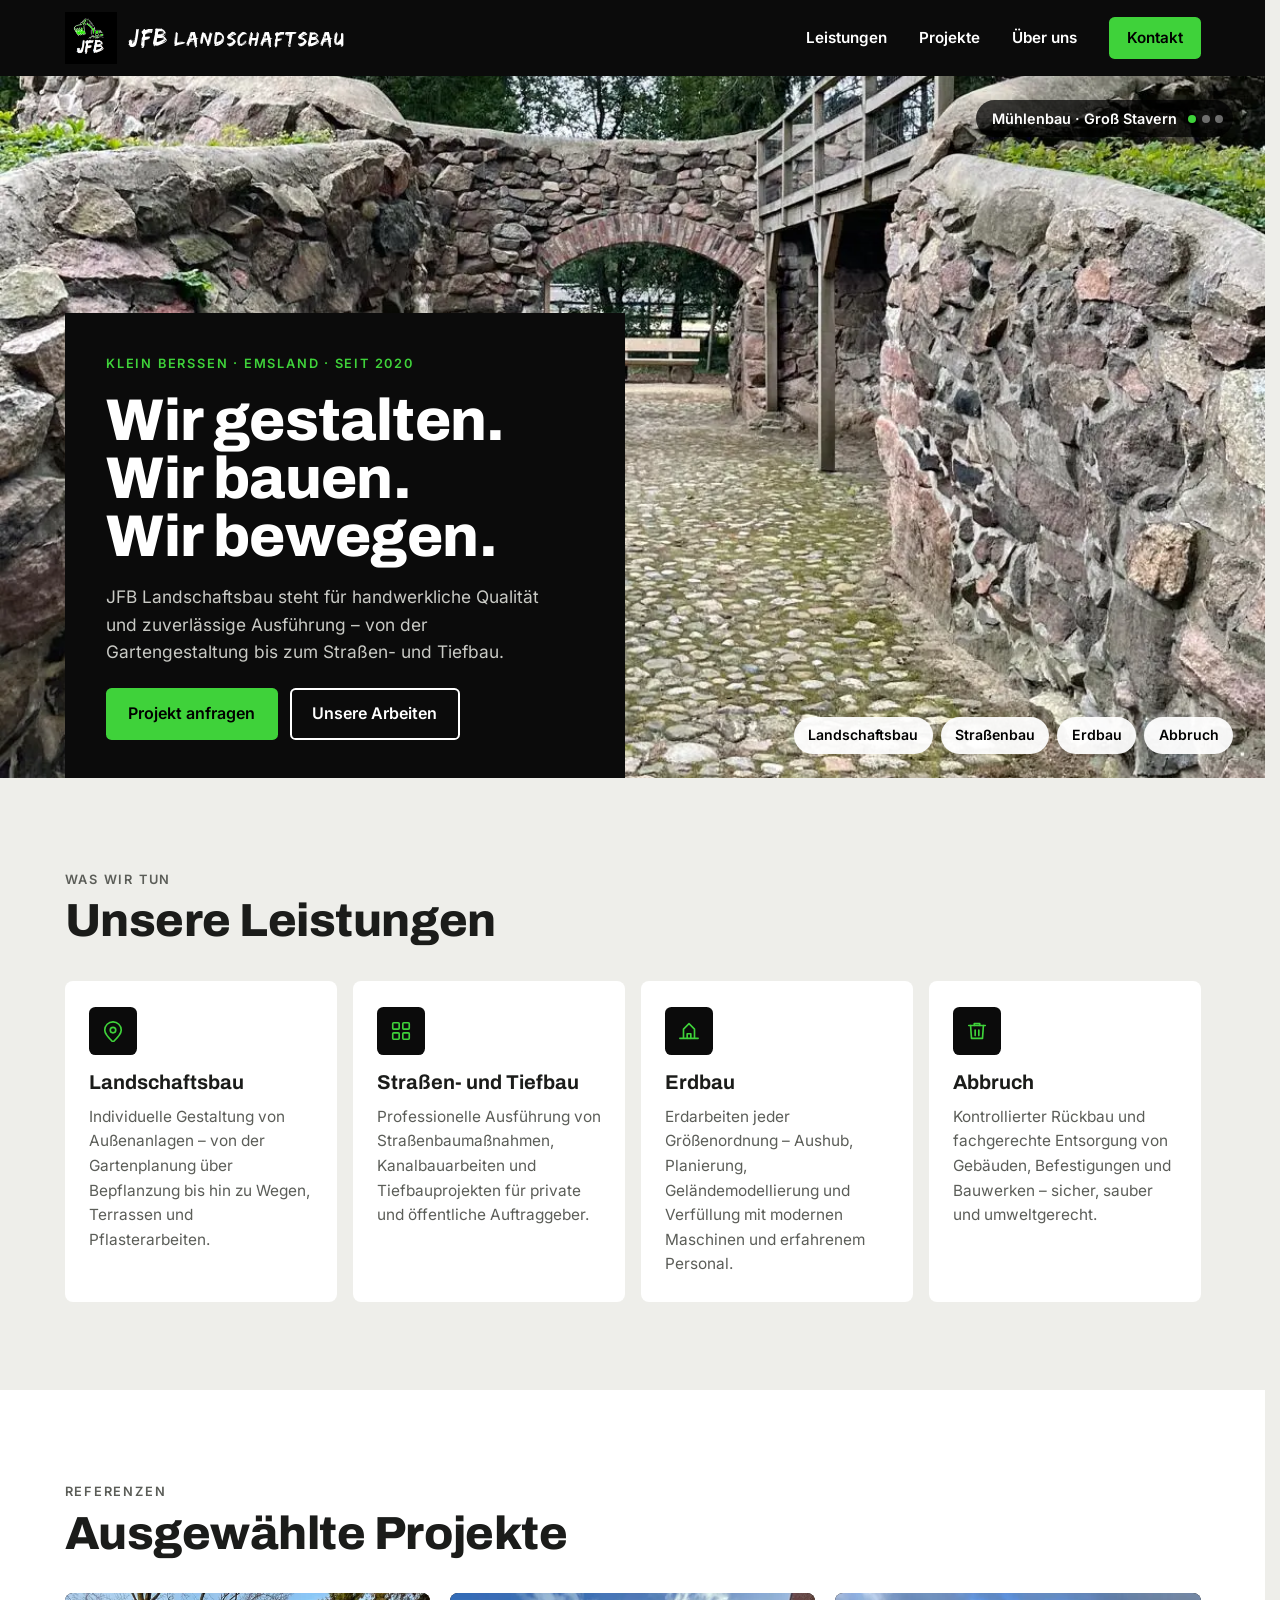
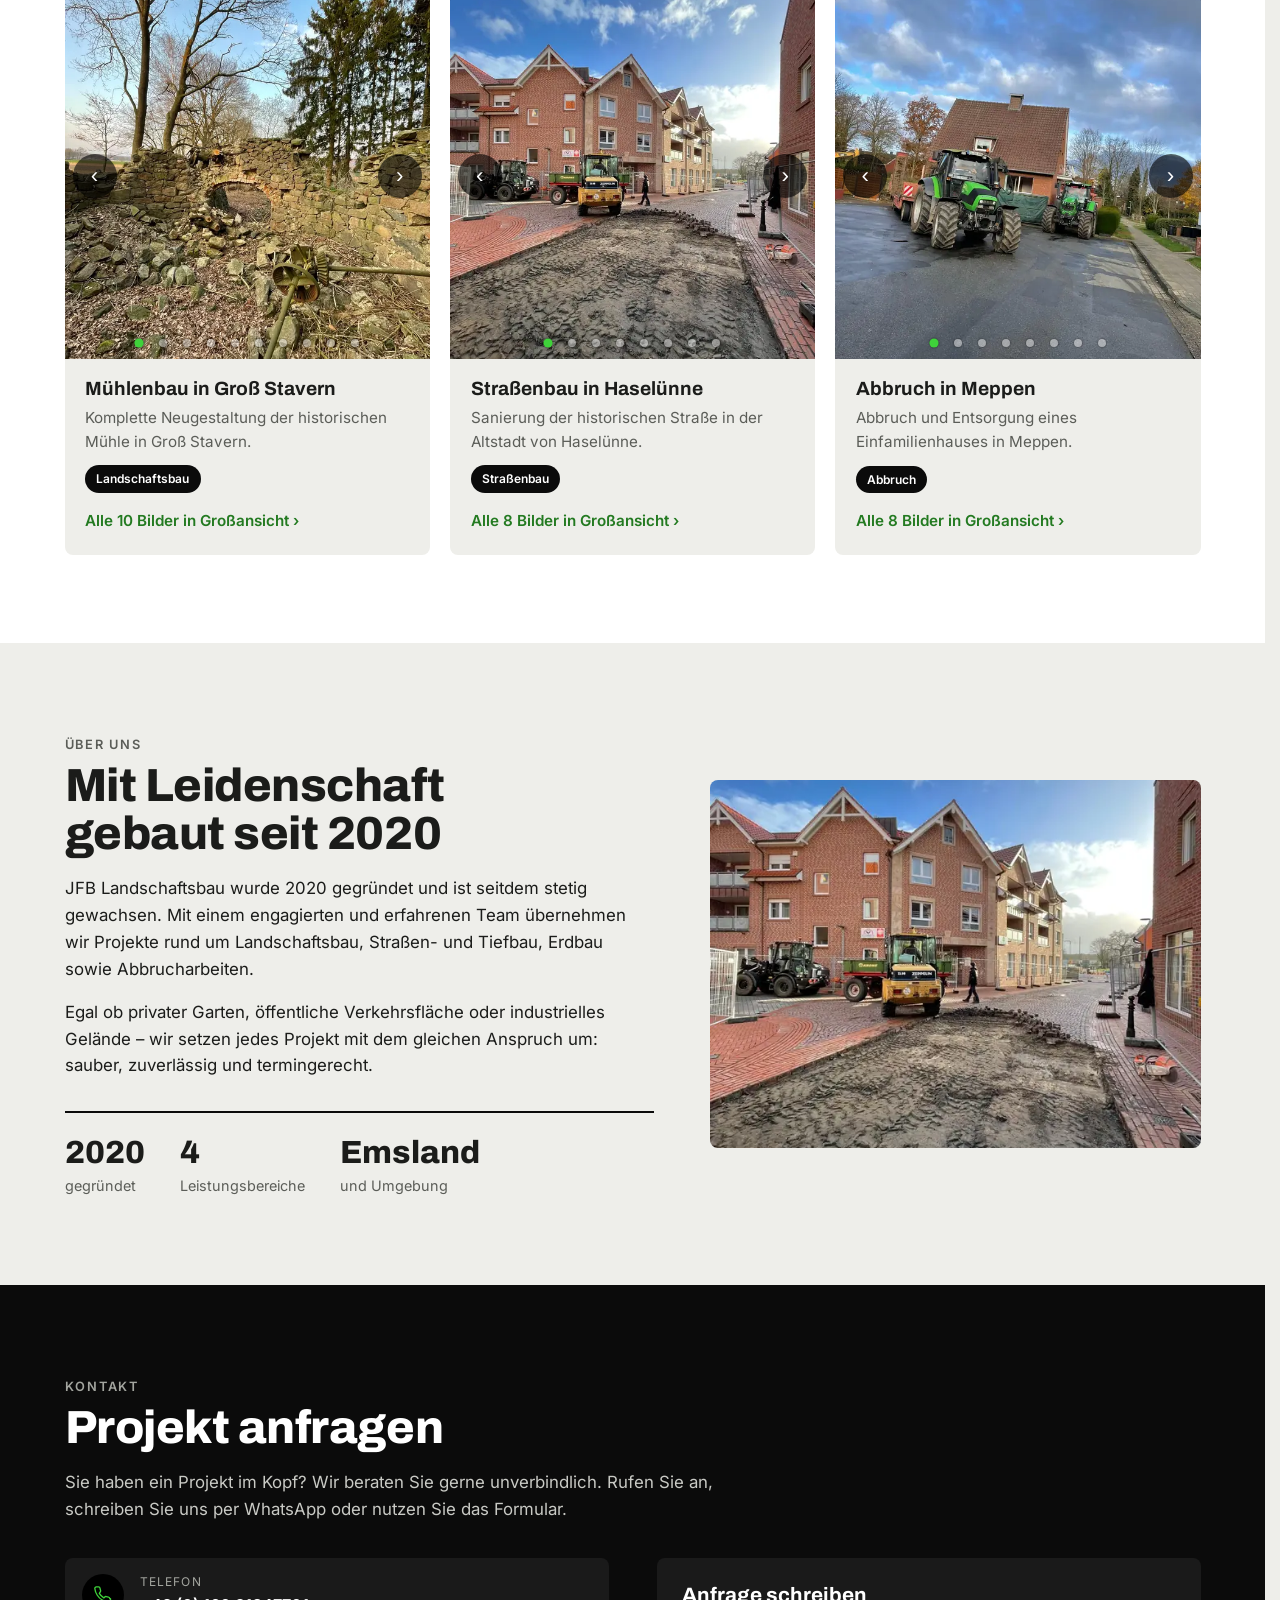
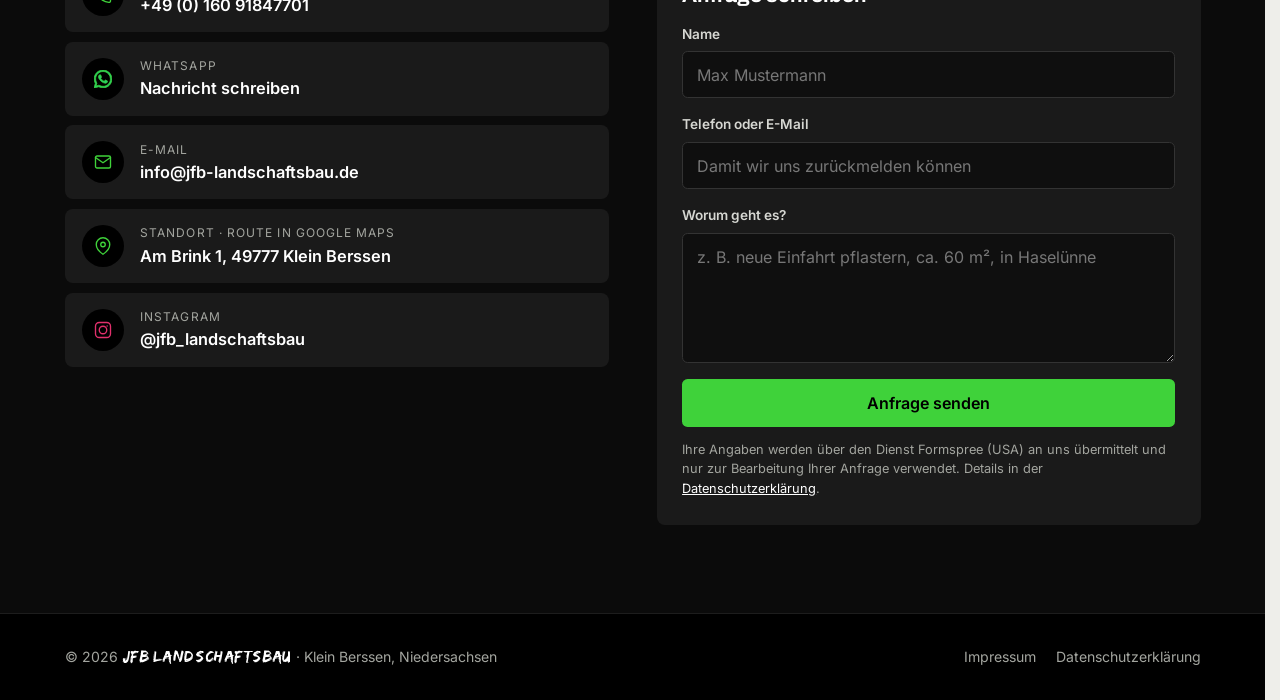
<file: index.html>
<!DOCTYPE html>
<html lang="de">
<head>
<meta charset="UTF-8"/>
<meta name="viewport" content="width=device-width, initial-scale=1.0"/>
<title>JFB Landschaftsbau – Landschaftsbau, Straßenbau, Erdbau &amp; Abbruch im Emsland</title>
<meta name="description" content="JFB Landschaftsbau aus Klein Berssen (Emsland): Garten- und Landschaftsbau, Straßen- und Tiefbau, Erdbau und Abbruch – zuverlässig, sauber und termingerecht."/>
<meta name="theme-color" content="#000000"/>
<link rel="canonical" href="https://jfb-landschaftsbau.de/"/>

<!-- Vorschau beim Teilen (WhatsApp, Facebook, LinkedIn …) -->
<meta property="og:type" content="website"/>
<meta property="og:locale" content="de_DE"/>
<meta property="og:site_name" content="JFB Landschaftsbau"/>
<meta property="og:title" content="JFB Landschaftsbau – Wir gestalten. Wir bauen. Wir bewegen."/>
<meta property="og:description" content="Landschaftsbau, Straßen- und Tiefbau, Erdbau und Abbruch aus Klein Berssen im Emsland."/>
<meta property="og:url" content="https://jfb-landschaftsbau.de/"/>
<meta property="og:image" content="https://jfb-landschaftsbau.de/og-image.jpg"/>
<meta property="og:image:width" content="1200"/>
<meta property="og:image:height" content="630"/>
<meta property="og:image:alt" content="Logo von JFB Landschaftsbau neben einer Straßenbaustelle"/>
<meta name="twitter:card" content="summary_large_image"/>

<link rel="icon" type="image/png" sizes="32x32" href="icons/favicon-32.png"/>
<link rel="icon" type="image/png" sizes="192x192" href="icons/icon-192.png"/>
<link rel="apple-touch-icon" href="icons/apple-touch-icon.png"/>
<link rel="manifest" href="site.webmanifest"/>
<link rel="preload" href="fonts/archivo-800.woff2" as="font" type="font/woff2" crossorigin/>
<link rel="preload" href="fonts/inter-400.woff2" as="font" type="font/woff2" crossorigin/>
<link rel="preload" href="fonts/edo.woff2" as="font" type="font/woff2" crossorigin/>

<!-- Strukturierte Daten für Google (lokales Unternehmen) -->
<script type="application/ld+json">
{
  "@context": "https://schema.org",
  "@type": "HomeAndConstructionBusiness",
  "name": "JFB Landschaftsbau",
  "url": "https://jfb-landschaftsbau.de/",
  "logo": "https://jfb-landschaftsbau.de/icons/icon-512.png",
  "image": "https://jfb-landschaftsbau.de/og-image.jpg",
  "description": "Garten- und Landschaftsbau, Straßen- und Tiefbau, Erdbau und Abbruch aus Klein Berssen im Emsland.",
  "telephone": "+49 160 91847701",
  "email": "info@jfb-landschaftsbau.de",
  "foundingDate": "2020",
  "founder": {"@type": "Person", "name": "Johannes Ficker"},
  "vatID": "DE324026630",
  "address": {
    "@type": "PostalAddress",
    "streetAddress": "Am Brink 1",
    "postalCode": "49777",
    "addressLocality": "Klein Berssen",
    "addressRegion": "Niedersachsen",
    "addressCountry": "DE"
  },
  "areaServed": "Emsland",
  "sameAs": ["https://www.instagram.com/jfb_landschaftsbau"],
  "makesOffer": [
    {"@type": "Offer", "itemOffered": {"@type": "Service", "name": "Garten- und Landschaftsbau"}},
    {"@type": "Offer", "itemOffered": {"@type": "Service", "name": "Straßen- und Tiefbau"}},
    {"@type": "Offer", "itemOffered": {"@type": "Service", "name": "Erdbau"}},
    {"@type": "Offer", "itemOffered": {"@type": "Service", "name": "Abbruch"}}
  ]
}
</script>

<style>
/* Schriften lokal gehostet – keine Verbindung zu Drittanbietern */
@font-face{font-family:'Edo';src:url('fonts/edo.woff2') format('woff2');font-display:swap;}
@font-face{font-family:'Archivo';src:url('fonts/archivo-700.woff2') format('woff2');font-weight:700;font-display:swap;}
@font-face{font-family:'Archivo';src:url('fonts/archivo-800.woff2') format('woff2');font-weight:800;font-display:swap;}
@font-face{font-family:'Inter';src:url('fonts/inter-400.woff2') format('woff2');font-weight:400;font-display:swap;}
@font-face{font-family:'Inter';src:url('fonts/inter-600.woff2') format('woff2');font-weight:600;font-display:swap;}

/* Heller Grund, Schwarz als Markenfarbe (Kopf, Überschriften, Hero-Block, Kontakt), Logo-Grün nur als Akzent */
:root{
  --ink:#0b0b0b;        /* Schwarz der Marke */
  --ink-2:#1a1a1a;      /* Flächen auf Schwarz */
  --stone:#eeeeea;      /* Betongrau, Grundfläche */
  --paper:#fff;         /* Karten */
  --line:#dcdcd6;
  --text:#1b1c1a;
  --muted:#5b5d58;      /* Nebentext auf Hell */
  --muted-dark:#a3a59f; /* Nebentext auf Schwarz */
  --green:#3fd23a;      /* Logo-Grün: Buttons, Akzente auf Schwarz */
  --green-text:#237a21; /* Grün als Schrift auf Hell (Kontrast) */
  --display:'Archivo','Arial Narrow',system-ui,sans-serif;
  --body:'Inter',system-ui,-apple-system,'Segoe UI',sans-serif;
  --brand:'Edo','Archivo',sans-serif;
  --wrap:1200px;
  --gutter:clamp(1.25rem,4vw,2rem);
}
*{margin:0;padding:0;box-sizing:border-box;}
html{font-size:100%;-webkit-text-size-adjust:100%;text-size-adjust:100%;scroll-behavior:smooth;scroll-padding-top:calc(var(--nav-h,76px) + 8px);scrollbar-gutter:stable;}
@media(prefers-reduced-motion:reduce){html{scroll-behavior:auto;}*{transition:none!important;animation:none!important;}}
body{font-family:var(--body);background:var(--stone);color:var(--text);font-size:1rem;line-height:1.6;overflow-x:hidden;overflow-wrap:break-word;}
p,li{hyphens:auto;-webkit-hyphens:auto;hyphenate-limit-chars:10 4 4;}
img{display:block;max-width:100%;}
a{color:inherit;}
:focus-visible{outline:3px solid var(--green);outline-offset:2px;}
.skip{position:absolute;left:1rem;top:-100px;z-index:200;background:var(--green);color:#000;padding:.75rem 1.25rem;border-radius:.35rem;font-weight:600;text-decoration:none;}
.skip:focus{top:.75rem;}
.wrap{max-width:var(--wrap);margin:0 auto;padding-left:var(--gutter);padding-right:var(--gutter);}
section{padding-block:clamp(3.5rem,8vw,5.5rem);}
.eyebrow{font-size:.8rem;font-weight:600;letter-spacing:.14em;text-transform:uppercase;color:var(--muted);}
h2{font-family:var(--display);font-weight:800;font-size:clamp(2rem,5vw,2.9rem);line-height:1.05;letter-spacing:-.01em;margin:.35rem 0 0;text-wrap:balance;}
h3{font-family:var(--display);font-weight:700;line-height:1.15;}
.lead{max-width:60ch;color:var(--muted);margin-top:1rem;font-size:1.05rem;}

/* Buttons */
.btn{display:inline-flex;align-items:center;justify-content:center;gap:.5rem;min-height:48px;padding:.8rem 1.4rem;border-radius:.35rem;font-weight:600;font-size:1rem;text-decoration:none;border:0;cursor:pointer;font-family:inherit;transition:background .2s,color .2s,box-shadow .2s;}
.btn-green{background:var(--green);color:#000;}
.btn-green:hover{background:#5fe05a;}
.btn-line{background:transparent;color:#fff;box-shadow:inset 0 0 0 2px #fff;}
.btn-line:hover{background:#fff;color:#000;}

/* ── KOPF ── */
nav{position:sticky;top:0;z-index:100;background:var(--ink);color:#fff;}
.nav-in{display:flex;align-items:center;justify-content:space-between;gap:1rem;min-height:76px;padding-block:.6rem;}
.brand{display:flex;align-items:center;gap:.7rem;text-decoration:none;color:#fff;min-width:0;}
.brand img{width:52px;height:52px;flex-shrink:0;}
.brand-name{font-family:var(--brand);font-size:20px;letter-spacing:.05em;white-space:nowrap;}
.brand-name b{font-weight:400;}
.nav-links{display:flex;align-items:center;gap:2rem;}
.nav-links a{text-decoration:none;font-weight:600;font-size:.95rem;padding:.5rem 0;}
.nav-links a:not(.btn):hover{color:var(--green);}
.nav-links .btn{min-height:42px;padding:.55rem 1.1rem;font-size:.95rem;}
.nav-toggle{display:none;width:48px;height:48px;background:none;border:0;cursor:pointer;place-content:center;gap:6px;flex-shrink:0;margin-right:-8px;}
.nav-toggle span{display:block;width:26px;height:3px;border-radius:2px;background:#fff;transition:transform .25s,opacity .25s;}
.nav-toggle[aria-expanded="true"] span:nth-child(1){transform:translateY(9px) rotate(45deg);}
.nav-toggle[aria-expanded="true"] span:nth-child(2){opacity:0;}
.nav-toggle[aria-expanded="true"] span:nth-child(3){transform:translateY(-9px) rotate(-45deg);}
.mobile-menu{display:none;}

/* ── HERO ── */
#hero{position:relative;padding:0;background:var(--ink);height:min(78svh,720px);min-height:520px;overflow:hidden;}
.hero-bilder{position:absolute;inset:0;}
.hero-bilder img{position:absolute;inset:0;width:100%;height:100%;object-fit:cover;opacity:0;transition:opacity 1.2s ease;}
.hero-bilder img.on{opacity:1;}
.hero-schild{position:absolute;top:1.5rem;right:var(--gutter);display:flex;align-items:center;gap:.7rem;background:rgba(0,0,0,.72);color:#fff;padding:.45rem .6rem .45rem 1rem;border-radius:999px;font-size:.9rem;font-weight:600;z-index:2;}
.hero-punkte{display:flex;gap:.35rem;}
.hero-punkte i{width:8px;height:8px;border-radius:50%;background:rgba(255,255,255,.4);}
.hero-punkte i.on{background:var(--green);}
.hero-chips{position:absolute;right:var(--gutter);bottom:1.5rem;display:flex;flex-wrap:wrap;justify-content:flex-end;gap:.5rem;z-index:2;max-width:45%;}
.hero-chips a{background:rgba(255,255,255,.94);color:#000;text-decoration:none;font-weight:600;font-size:.88rem;padding:.45rem .9rem;border-radius:999px;}
.hero-chips a:hover{background:var(--green);}
.hero-inner{position:relative;pointer-events:none;height:100%;max-width:var(--wrap);margin:0 auto;padding-left:var(--gutter);padding-right:var(--gutter);display:flex;align-items:flex-end;}
.hero-block{pointer-events:auto;background:var(--ink);color:#fff;width:min(560px,52%);padding:2.6rem 2.6rem 2.4rem;display:grid;gap:1.1rem;z-index:2;}
.hero-block .eyebrow{color:var(--green);}
.hero-block h1{font-family:var(--display);font-weight:800;font-size:clamp(2.4rem,4.6vw,3.7rem);line-height:.98;letter-spacing:-.01em;}
.hero-block p{color:#c9cac5;font-size:1.08rem;max-width:40ch;}
.nw{white-space:nowrap;}
.hero-btns{display:flex;flex-wrap:wrap;gap:.75rem;margin-top:.3rem;}

/* ── LEISTUNGEN ── */
#leistungen{background:var(--stone);}
.leistungen-grid{display:grid;grid-template-columns:repeat(4,minmax(0,1fr));gap:1rem;margin-top:2.2rem;}
.leistung{background:var(--paper);border-radius:.5rem;padding:1.6rem 1.5rem;display:grid;align-content:start;gap:.7rem;}
.leistung-icon{width:48px;height:48px;border-radius:.4rem;background:var(--ink);display:grid;place-items:center;}
.leistung-icon svg{stroke:var(--green);}
.leistung h3{font-size:1.25rem;margin-top:.3rem;}
.leistung p{color:var(--muted);font-size:.96rem;}

/* ── PROJEKTE ── */
#projekte{background:var(--paper);}
.projekte-grid{display:grid;grid-template-columns:repeat(3,minmax(0,1fr));gap:1.25rem;margin-top:2.2rem;}
.projekt-card{background:var(--stone);border-radius:.5rem;overflow:hidden;cursor:pointer;display:flex;flex-direction:column;transition:transform .2s,box-shadow .2s;}
.projekt-card:hover{transform:translateY(-3px);box-shadow:0 12px 28px rgba(0,0,0,.12);}
.slider-wrap{position:relative;aspect-ratio:1/1;overflow:hidden;background:var(--ink);}
.slider-track{display:flex;height:100%;overflow-x:auto;scroll-snap-type:x mandatory;overscroll-behavior-x:contain;scrollbar-width:none;}
.slider-track::-webkit-scrollbar{display:none;}
.slider-track:focus-visible,#ov-track:focus-visible{outline-offset:-3px;}
.slider-track img{flex:0 0 100%;width:100%;height:100%;object-fit:cover;scroll-snap-align:start;user-select:none;-webkit-user-drag:none;}
.slide-btn{position:absolute;top:50%;transform:translateY(-50%);background:rgba(0,0,0,.6);border:none;color:#fff;width:44px;height:44px;border-radius:50%;cursor:pointer;font-size:1.4rem;display:flex;align-items:center;justify-content:center;z-index:2;transition:background .2s;-webkit-tap-highlight-color:transparent;}
.slide-btn:hover{background:#000;}
.slide-prev{left:8px;} .slide-next{right:8px;}
.dots{display:flex;justify-content:center;flex-wrap:wrap;}
.dots button{width:24px;height:24px;background:none;border:none;padding:0;cursor:pointer;display:grid;place-items:center;-webkit-tap-highlight-color:transparent;}
.dots button::before{content:'';width:8px;height:8px;border-radius:50%;background:rgba(255,255,255,.45);box-shadow:0 0 2px rgba(0,0,0,.6);transition:background .2s,transform .2s;}
.dots button[aria-current="true"]::before{background:var(--green);transform:scale(1.15);}
.slider-wrap .dots{position:absolute;bottom:4px;left:0;right:0;padding:0 8px;}
.projekt-info{padding:1.2rem 1.3rem 1.3rem;display:flex;flex-direction:column;align-items:flex-start;gap:.35rem;flex:1;}
.projekt-info h3{font-size:1.2rem;}
.projekt-info p{font-size:.95rem;color:var(--muted);}
.projekt-tag{display:inline-block;font-size:.75rem;background:var(--ink);color:#fff;padding:.25rem .7rem;border-radius:1rem;margin-top:.35rem;font-weight:600;}
.projekt-open{margin-top:auto;padding-top:.7rem;background:none;border:none;color:var(--green-text);font:inherit;font-size:.95rem;font-weight:600;cursor:pointer;min-height:24px;text-align:left;}
.projekt-open:hover{text-decoration:underline;}

/* ── ÜBER UNS ── */
#ueber{background:var(--stone);}
.ueber-grid{display:grid;grid-template-columns:1.2fr 1fr;gap:3.5rem;align-items:center;}
.ueber-text p{margin-top:1rem;font-size:1.05rem;max-width:60ch;}
.fakten{display:flex;flex-wrap:wrap;gap:2.2rem;margin-top:2rem;padding-top:1.5rem;border-top:2px solid var(--ink);}
.fakten div{display:grid;}
.fakten strong{font-family:var(--display);font-weight:800;font-size:2rem;line-height:1;}
.fakten span{color:var(--muted);font-size:.9rem;margin-top:.3rem;}
.ueber-bild{border-radius:.5rem;overflow:hidden;aspect-ratio:4/3;background:var(--ink);}
.ueber-bild img{width:100%;height:100%;object-fit:cover;}

/* ── KONTAKT ── */
#kontakt{background:var(--ink);color:#fff;}
#kontakt .eyebrow{color:var(--muted-dark);}
#kontakt .lead{color:#c9cac5;}
.kontakt-grid{display:grid;grid-template-columns:1fr 1fr;gap:3rem;margin-top:2.2rem;align-items:start;}
.kontakt-liste{display:grid;gap:.6rem;}
.k-item{display:flex;align-items:center;gap:1rem;background:var(--ink-2);border-radius:.5rem;padding:.9rem 1.1rem;text-decoration:none;color:#fff;transition:background .2s;}
a.k-item:hover{background:#252525;}
.k-icon{width:42px;height:42px;border-radius:50%;background:#000;display:grid;place-items:center;flex-shrink:0;}
.k-icon svg{stroke:var(--green);}
.k-text{display:grid;min-width:0;}
.k-text span{font-size:.75rem;letter-spacing:.09em;text-transform:uppercase;color:var(--muted-dark);}
.k-text strong{font-weight:600;font-size:1.02rem;overflow-wrap:anywhere;}
.form{background:var(--ink-2);border-radius:.5rem;padding:1.6rem;}
.form h3{font-size:1.3rem;margin-bottom:1rem;}
.form-group{display:grid;gap:.35rem;margin-bottom:1rem;}
.form-group label{font-size:.85rem;font-weight:600;color:#d6d7d2;}
.form-group input,.form-group textarea{width:100%;background:#0f0f0f;border:1px solid #333;border-radius:.35rem;padding:.8rem .9rem;color:#fff;font-size:1rem;font-family:inherit;}
.form-group input::placeholder,.form-group textarea::placeholder{color:#777;}
.form-group input:focus,.form-group textarea:focus{outline:none;border-color:var(--green);box-shadow:0 0 0 3px rgba(63,210,58,.25);}
.form-group textarea{min-height:130px;resize:vertical;}
.form .btn{width:100%;}
.form .btn:disabled{opacity:.6;cursor:wait;}
.hp{position:absolute;left:-9999px;width:1px;height:1px;overflow:hidden;}
.form-hinweis{font-size:.8rem;color:var(--muted-dark);margin-top:.8rem;line-height:1.55;}
.form-hinweis a{color:#fff;}
.form-status{font-size:.98rem;line-height:1.55;}
.form-status.ok{color:var(--green);padding:1rem 0;}
.form-status.fehler{color:#ff8a80;margin-top:.8rem;}

/* ── FOOTER ── */
footer{background:#000;color:var(--muted-dark);font-size:.88rem;border-top:1px solid #1d1d1d;}
.foot-in{display:flex;flex-wrap:wrap;justify-content:space-between;align-items:center;gap:.8rem 2rem;padding-block:1.6rem;}
footer .firma{font-family:var(--brand);color:#fff;letter-spacing:.04em;}
footer nav{position:static;background:none;display:flex;gap:1.2rem;}
footer a{color:var(--muted-dark);text-decoration:none;padding:.4rem 0;}
footer a:hover{color:var(--green);}

/* ── GROSSANSICHT (natives <dialog>) ── */
#overlay{border:none;padding:0;background:var(--ink-2);color:#fff;border-radius:.75rem;width:min(900px,calc(100% - 2rem));max-width:none;max-height:calc(100svh - 2rem);margin:auto;overflow:hidden;}
#overlay[open]{display:flex;flex-direction:column;}
#overlay::backdrop{background:rgba(0,0,0,.92);}
#ov-slider-wrap{position:relative;flex-shrink:1;min-height:0;background:#000;}
#ov-track{display:flex;overflow-x:auto;height:100%;scroll-snap-type:x mandatory;overscroll-behavior-x:contain;scrollbar-width:none;}
#ov-track::-webkit-scrollbar{display:none;}
#ov-track img{flex:0 0 100%;width:100%;height:min(70svh,800px);object-fit:contain;scroll-snap-align:start;background:#000;}
.ov-btn{position:absolute;top:50%;transform:translateY(-50%);background:rgba(0,0,0,.6);border:none;color:#fff;width:44px;height:44px;border-radius:50%;cursor:pointer;font-size:1.4rem;display:flex;align-items:center;justify-content:center;z-index:2;}
.ov-btn:hover{background:#000;}
.ov-prev{left:10px;}.ov-next{right:10px;}
#ov-dots{padding:.35rem 0 0;}
#ov-info{padding:.5rem 1.25rem 1.25rem;overflow-y:auto;}
#ov-info h3{font-size:1.2rem;margin-bottom:.35rem;}
#ov-info p{color:#c9cac5;font-size:.95rem;}
#ov-count{color:var(--muted-dark);font-size:.85rem;margin-top:.5rem;}
.ov-close{position:absolute;top:10px;right:10px;background:rgba(0,0,0,.7);border:none;color:#fff;width:44px;height:44px;border-radius:50%;cursor:pointer;font-size:1.1rem;display:flex;align-items:center;justify-content:center;z-index:3;}
.ov-close:hover{background:#000;}

/* ── TABLET ── */
@media(max-width:1023px){
  .leistungen-grid{grid-template-columns:repeat(2,minmax(0,1fr));}
  .projekte-grid{grid-template-columns:repeat(2,minmax(0,1fr));}
  .slider-wrap{aspect-ratio:4/5;}
  .hero-block{width:min(560px,70%);}
  .hero-chips{display:none;}
}

/* ── HANDY ── */
@media(max-width:860px){
  body{font-size:1.0625rem;}
  .nav-links{display:none;}
  .nav-toggle{display:grid;}
  .nav-in{min-height:68px;}
  .brand{gap:.6rem;}
  .brand img{width:46px;height:46px;}
  .brand-name{display:grid;line-height:1;}
  .brand-name b{font-size:24px;letter-spacing:.06em;}
  .brand-name small{font-size:13px;letter-spacing:.07em;margin-top:4px;}
  .mobile-menu{display:block;position:fixed;left:0;right:0;top:var(--nav-h,68px);bottom:0;background:var(--ink);z-index:99;overflow-y:auto;padding:.5rem 0 calc(1.5rem + env(safe-area-inset-bottom,0px));visibility:hidden;opacity:0;transform:translateY(-8px);transition:opacity .2s,transform .2s,visibility 0s .2s;}
  .mobile-menu.open{visibility:visible;opacity:1;transform:none;transition:opacity .2s,transform .2s;}
  .mobile-menu a.m-link{display:flex;justify-content:space-between;align-items:center;color:#fff;text-decoration:none;font-family:var(--display);font-weight:700;font-size:1.5rem;padding:1.05rem var(--gutter);border-bottom:1px solid #1f1f1f;}
  .mobile-menu a.m-link span{color:var(--green);}
  .mobile-menu .btn{display:flex;margin:1.5rem var(--gutter) 0;font-size:1.1rem;min-height:54px;}
  body.menu-offen{overflow:hidden;}

  #hero{height:auto;min-height:0;overflow:visible;background:var(--stone);}
  .hero-bilder{position:relative;height:min(58svh,440px);}
  .hero-schild{top:auto;bottom:4.2rem;right:.75rem;font-size:.8rem;}
  .hero-inner{padding:0 .75rem;display:block;height:auto;}
  .hero-block{width:auto;margin-top:-3.2rem;position:relative;padding:1.6rem 1.4rem 1.7rem;gap:.85rem;}
  .hero-block h1{font-size:clamp(2.1rem,9.5vw,2.8rem);}
  .hero-block p{font-size:1rem;}
  .hero-btns .btn{flex:1 1 auto;}
  .ueber-grid,.kontakt-grid{grid-template-columns:1fr;gap:2rem;}
  .ueber-bild{order:-1;}
  .form{padding:1.3rem;}
}
@media(max-width:600px){
  .leistungen-grid,.projekte-grid{grid-template-columns:1fr;}
  .leistung{grid-template-columns:48px 1fr;column-gap:1rem;padding:1.2rem;}
  .leistung h3{margin-top:0;align-self:center;}
  .leistung p{grid-column:1/-1;}
  .fakten{gap:1.5rem;}
  .foot-in{justify-content:center;text-align:center;}
}
@media(max-width:350px){
  .brand img{width:40px;height:40px;}
  .brand-name b{font-size:21px;}
  .brand-name small{font-size:11.5px;}
}
</style>
</head>
<body>
<a class="skip" href="#main">Zum Inhalt springen</a>

<!-- KOPF -->
<nav aria-label="Hauptnavigation" id="kopf">
  <div class="wrap nav-in">
    <a class="brand" href="#hero" aria-label="JFB Landschaftsbau – zum Seitenanfang">
      <img src="icons/logo-96.png" srcset="icons/logo-96.png 96w, icons/icon-192.png 192w" sizes="52px" alt="" width="52" height="52"/>
      <span class="brand-name"><b>JFB</b> <small>LANDSCHAFTSBAU</small></span>
    </a>
    <div class="nav-links">
      <a href="#leistungen">Leistungen</a>
      <a href="#projekte">Projekte</a>
      <a href="#ueber">Über uns</a>
      <a href="#kontakt" class="btn btn-green">Kontakt</a>
    </div>
    <button class="nav-toggle" type="button" aria-label="Menü öffnen" aria-controls="mobileMenu" aria-expanded="false"><span></span><span></span><span></span></button>
  </div>
</nav>
<div class="mobile-menu" id="mobileMenu">
  <a class="m-link" href="#leistungen">Leistungen <span aria-hidden="true">›</span></a>
  <a class="m-link" href="#projekte">Projekte <span aria-hidden="true">›</span></a>
  <a class="m-link" href="#ueber">Über uns <span aria-hidden="true">›</span></a>
  <a class="m-link" href="#kontakt">Kontakt <span aria-hidden="true">›</span></a>
  <a class="btn btn-green" href="tel:+4916091847701">Anrufen: 0160 91847701</a>
</div>

<main id="main">
<!-- HERO -->
<section id="hero" aria-label="Willkommen">
  <div class="hero-bilder" id="hero-bilder">
    <img class="on" src="muehlenbau/mittel/8.webp" srcset="muehlenbau/klein/8.webp 600w, muehlenbau/mittel/8.webp 900w, muehlenbau/8.webp 1200w" sizes="100vw" alt="Fertiger Steinweg mit Torbogen an der Mühle in Groß Stavern" data-titel="Mühlenbau · Groß Stavern" width="1200" height="1600" style="object-position:center 70%" fetchpriority="high"/>
    <img src="strassenbau/mittel/2.webp" srcset="strassenbau/klein/2.webp 600w, strassenbau/mittel/2.webp 900w, strassenbau/2.webp 1200w" sizes="100vw" alt="Neu gepflasterte Straße in der Altstadt von Haselünne" data-titel="Straßenbau · Haselünne" width="1200" height="1600" style="object-position:center 75%" fetchpriority="low"/>
    <img src="abbruch/mittel/5.webp" srcset="abbruch/klein/5.webp 600w, abbruch/mittel/5.webp 900w, abbruch/5.webp 1200w" sizes="100vw" alt="Bagger mit Sortiergreifer beim Abbruch eines Hauses in Meppen" data-titel="Abbruch · Meppen" width="1200" height="1600" style="object-position:center 50%" fetchpriority="low"/>
    <div class="hero-schild" aria-hidden="true"><span id="hero-titel">Mühlenbau · Groß Stavern</span><span class="hero-punkte"><i class="on"></i><i></i><i></i></span></div>
  </div>
  <div class="hero-chips" aria-label="Leistungen">
    <a href="#leistungen">Landschaftsbau</a><a href="#leistungen">Straßenbau</a><a href="#leistungen">Erdbau</a><a href="#leistungen">Abbruch</a>
  </div>
  <div class="hero-inner">
    <div class="hero-block">
      <span class="eyebrow">Klein Berssen · Emsland · seit 2020</span>
      <h1><span class="nw">Wir gestalten.</span> <span class="nw">Wir bauen.</span> <span class="nw">Wir bewegen.</span></h1>
      <p>JFB Landschaftsbau steht für handwerkliche Qualität und zuverlässige Ausführung – von der Gartengestaltung bis zum Straßen- und Tiefbau.</p>
      <div class="hero-btns">
        <a href="#kontakt" class="btn btn-green">Projekt anfragen</a>
        <a href="#projekte" class="btn btn-line">Unsere Arbeiten</a>
      </div>
    </div>
  </div>
</section>

<!-- LEISTUNGEN -->
<section id="leistungen">
  <div class="wrap">
    <span class="eyebrow">Was wir tun</span>
    <h2>Unsere Leistungen</h2>
    <div class="leistungen-grid">
      <article class="leistung">
        <div class="leistung-icon"><svg width="22" height="22" viewBox="0 0 24 24" fill="none" stroke-width="1.8" stroke-linecap="round" stroke-linejoin="round" aria-hidden="true"><path d="M12 2a9 9 0 0 1 9 9c0 5-9 13-9 13S3 16 3 11a9 9 0 0 1 9-9z"/><circle cx="12" cy="11" r="3"/></svg></div>
        <h3>Landschaftsbau</h3>
        <p>Individuelle Gestaltung von Außenanlagen – von der Gartenplanung über Bepflanzung bis hin zu Wegen, Terrassen und Pflasterarbeiten.</p>
      </article>
      <article class="leistung">
        <div class="leistung-icon"><svg width="22" height="22" viewBox="0 0 24 24" fill="none" stroke-width="1.8" stroke-linecap="round" stroke-linejoin="round" aria-hidden="true"><rect x="3" y="3" width="7" height="7" rx="1"/><rect x="14" y="3" width="7" height="7" rx="1"/><rect x="3" y="14" width="7" height="7" rx="1"/><rect x="14" y="14" width="7" height="7" rx="1"/></svg></div>
        <h3>Straßen- und Tiefbau</h3>
        <p>Professionelle Ausführung von Straßenbaumaßnahmen, Kanalbauarbeiten und Tiefbauprojekten für private und öffentliche Auftraggeber.</p>
      </article>
      <article class="leistung">
        <div class="leistung-icon"><svg width="22" height="22" viewBox="0 0 24 24" fill="none" stroke-width="1.8" stroke-linecap="round" stroke-linejoin="round" aria-hidden="true"><path d="M2 20h20M6 20V10l6-6 6 6v10"/><path d="M10 20v-5h4v5"/></svg></div>
        <h3>Erdbau</h3>
        <p>Erdarbeiten jeder Größenordnung – Aushub, Planierung, Geländemodellierung und Verfüllung mit modernen Maschinen und erfahrenem Personal.</p>
      </article>
      <article class="leistung">
        <div class="leistung-icon"><svg width="22" height="22" viewBox="0 0 24 24" fill="none" stroke-width="1.8" stroke-linecap="round" stroke-linejoin="round" aria-hidden="true"><polyline points="3 6 5 6 21 6"/><path d="M19 6l-1 14H6L5 6"/><path d="M10 11v6M14 11v6"/><path d="M9 6V4h6v2"/></svg></div>
        <h3>Abbruch</h3>
        <p>Kontrollierter Rückbau und fachgerechte Entsorgung von Gebäuden, Befestigungen und Bauwerken – sicher, sauber und umweltgerecht.</p>
      </article>
    </div>
  </div>
</section>

<!-- PROJEKTE -->
<section id="projekte">
  <div class="wrap">
    <span class="eyebrow">Referenzen</span>
    <h2>Ausgewählte Projekte</h2>
    <div class="projekte-grid" id="projekte-grid"></div>
    <noscript>
      <div class="projekte-grid">
        <article class="projekt-card"><img src="muehlenbau/mittel/1.webp" alt="Mühlenbau in Groß Stavern" width="900" height="1200" style="aspect-ratio:1/1;object-fit:cover;width:100%;height:auto"><div class="projekt-info"><h3>Mühlenbau in Groß Stavern</h3><p>Komplette Neugestaltung der historischen Mühle in Groß Stavern.</p></div></article>
        <article class="projekt-card"><img src="strassenbau/mittel/1.webp" alt="Straßenbau in Haselünne" width="900" height="1200" style="aspect-ratio:1/1;object-fit:cover;width:100%;height:auto"><div class="projekt-info"><h3>Straßenbau in Haselünne</h3><p>Sanierung der historischen Straße in der Altstadt von Haselünne.</p></div></article>
        <article class="projekt-card"><img src="abbruch/mittel/1.webp" alt="Abbruch in Meppen" width="900" height="1200" style="aspect-ratio:1/1;object-fit:cover;width:100%;height:auto"><div class="projekt-info"><h3>Abbruch in Meppen</h3><p>Abbruch und Entsorgung eines Einfamilienhauses in Meppen.</p></div></article>
      </div>
    </noscript>
  </div>
</section>

<!-- ÜBER UNS -->
<section id="ueber">
  <div class="wrap ueber-grid">
    <div class="ueber-text">
      <span class="eyebrow">Über uns</span>
      <h2>Mit Leidenschaft gebaut seit 2020</h2>
      <p>JFB Landschaftsbau wurde 2020 gegründet und ist seitdem stetig gewachsen. Mit einem engagierten und erfahrenen Team übernehmen wir Projekte rund um Landschaftsbau, Straßen- und Tiefbau, Erdbau sowie Abbrucharbeiten.</p>
      <p>Egal ob privater Garten, öffentliche Verkehrsfläche oder industrielles Gelände – wir setzen jedes Projekt mit dem gleichen Anspruch um: sauber, zuverlässig und termingerecht.</p>
      <div class="fakten">
        <div><strong>2020</strong><span>gegründet</span></div>
        <div><strong>4</strong><span>Leistungsbereiche</span></div>
        <div><strong>Emsland</strong><span>und Umgebung</span></div>
      </div>
    </div>
    <figure class="ueber-bild">
      <!-- Übergangsweise ein Projektfoto; später durch ein Teamfoto ersetzen -->
      <img src="strassenbau/mittel/1.webp" srcset="strassenbau/klein/1.webp 600w, strassenbau/mittel/1.webp 900w, strassenbau/1.webp 1200w" sizes="(min-width:861px) 480px, 100vw" alt="Baustelle von JFB Landschaftsbau: Walze und Traktor beim Straßenbau in Haselünne" width="900" height="1200" loading="lazy"/>
    </figure>
  </div>
</section>

<!-- KONTAKT -->
<section id="kontakt">
  <div class="wrap">
    <span class="eyebrow">Kontakt</span>
    <h2>Projekt anfragen</h2>
    <p class="lead">Sie haben ein Projekt im Kopf? Wir beraten Sie gerne unverbindlich. Rufen Sie an, schreiben Sie uns per WhatsApp oder nutzen Sie das Formular.</p>
    <div class="kontakt-grid">
      <div class="kontakt-liste">
        <a class="k-item" href="tel:+4916091847701">
          <span class="k-icon"><svg width="18" height="18" viewBox="0 0 24 24" fill="none" stroke-width="1.8" stroke-linecap="round" stroke-linejoin="round" aria-hidden="true"><path d="M22 16.92v3a2 2 0 0 1-2.18 2 19.79 19.79 0 0 1-8.63-3.07A19.5 19.5 0 0 1 4.15 12 19.79 19.79 0 0 1 1.08 3.4 2 2 0 0 1 3.05 1.25h3a2 2 0 0 1 2 1.72 12.84 12.84 0 0 0 .7 2.81 2 2 0 0 1-.45 2.11L7.09 9.91a16 16 0 0 0 6 6l1.27-1.27a2 2 0 0 1 2.11-.45 12.84 12.84 0 0 0 2.81.7A2 2 0 0 1 21 16.92z"/></svg></span>
          <span class="k-text"><span>Telefon</span><strong>+49 (0) 160 91847701</strong></span>
        </a>
        <a class="k-item" href="https://wa.me/4916091847701" target="_blank" rel="noopener">
          <span class="k-icon"><svg width="18" height="18" viewBox="0 0 24 24" fill="#25D366" aria-hidden="true"><path d="M17.472 14.382c-.297-.149-1.758-.867-2.03-.967-.273-.099-.471-.148-.67.15-.197.297-.767.966-.94 1.164-.173.199-.347.223-.644.075-.297-.15-1.255-.463-2.39-1.475-.883-.788-1.48-1.761-1.653-2.059-.173-.297-.018-.458.13-.606.134-.133.298-.347.446-.52.149-.174.198-.298.298-.497.099-.198.05-.371-.025-.52-.075-.149-.669-1.612-.916-2.207-.242-.579-.487-.5-.669-.51-.173-.008-.371-.01-.57-.01-.198 0-.52.074-.792.372-.272.297-1.04 1.016-1.04 2.479 0 1.462 1.065 2.875 1.213 3.074.149.198 2.096 3.2 5.077 4.487.709.306 1.262.489 1.694.625.712.227 1.36.195 1.871.118.571-.085 1.758-.719 2.006-1.413.248-.694.248-1.289.173-1.413-.074-.124-.272-.198-.57-.347m-5.421 7.403h-.004a9.87 9.87 0 0 1-5.031-1.378l-.361-.214-3.741.982.998-3.648-.235-.374a9.86 9.86 0 0 1-1.51-5.26c.001-5.45 4.436-9.884 9.888-9.884 2.64 0 5.122 1.03 6.988 2.898a9.825 9.825 0 0 1 2.893 6.994c-.003 5.45-4.437 9.884-9.885 9.884m8.413-18.297A11.815 11.815 0 0 0 12.05 0C5.495 0 .16 5.335.157 11.892c0 2.096.547 4.142 1.588 5.945L.057 24l6.305-1.654a11.882 11.882 0 0 0 5.683 1.448h.005c6.554 0 11.89-5.335 11.893-11.893a11.821 11.821 0 0 0-3.48-8.413z"/></svg></span>
          <span class="k-text"><span>WhatsApp</span><strong>Nachricht schreiben</strong></span>
        </a>
        <a class="k-item" href="mailto:info@jfb-landschaftsbau.de">
          <span class="k-icon"><svg width="18" height="18" viewBox="0 0 24 24" fill="none" stroke-width="1.8" stroke-linecap="round" stroke-linejoin="round" aria-hidden="true"><path d="M4 4h16c1.1 0 2 .9 2 2v12c0 1.1-.9 2-2 2H4c-1.1 0-2-.9-2-2V6c0-1.1.9-2 2-2z"/><polyline points="22,6 12,13 2,6"/></svg></span>
          <span class="k-text"><span>E-Mail</span><strong>info@jfb-landschaftsbau.de</strong></span>
        </a>
        <a class="k-item" href="https://www.google.com/maps/dir/?api=1&amp;destination=Am+Brink+1,+49777+Klein+Berssen" target="_blank" rel="noopener">
          <span class="k-icon"><svg width="18" height="18" viewBox="0 0 24 24" fill="none" stroke-width="1.8" stroke-linecap="round" stroke-linejoin="round" aria-hidden="true"><path d="M21 10c0 7-9 13-9 13S3 17 3 10a9 9 0 0 1 18 0z"/><circle cx="12" cy="10" r="3"/></svg></span>
          <span class="k-text"><span>Standort · Route in Google Maps</span><strong>Am Brink 1, 49777 Klein Berssen</strong></span>
        </a>
        <a class="k-item" href="https://www.instagram.com/jfb_landschaftsbau" target="_blank" rel="noopener">
          <span class="k-icon"><svg width="18" height="18" viewBox="0 0 24 24" fill="none" stroke="#E1306C" stroke-width="1.8" stroke-linecap="round" stroke-linejoin="round" aria-hidden="true" style="stroke:#E1306C"><rect x="2" y="2" width="20" height="20" rx="5"/><circle cx="12" cy="12" r="5"/><circle cx="17.5" cy="6.5" r="1" fill="#E1306C" stroke="none"/></svg></span>
          <span class="k-text"><span>Instagram</span><strong>@jfb_landschaftsbau</strong></span>
        </a>
      </div>
      <div class="form">
        <form id="kontakt-form" action="https://formspree.io/f/myeyqjrl" method="POST">
          <h3>Anfrage schreiben</h3>
          <div class="form-group"><label for="f-name">Name</label><input id="f-name" type="text" name="name" placeholder="Max Mustermann" autocomplete="name" required/></div>
          <div class="form-group"><label for="f-kontakt">Telefon oder E-Mail</label><input id="f-kontakt" type="text" name="kontakt" placeholder="Damit wir uns zurückmelden können" autocomplete="email" required/></div>
          <div class="form-group"><label for="f-msg">Worum geht es?</label><textarea id="f-msg" name="message" placeholder="z. B. neue Einfahrt pflastern, ca. 60 m², in Haselünne" required></textarea></div>
          <!-- Spam-Schutz: für Menschen unsichtbar, Bots füllen es aus -->
          <div class="hp" aria-hidden="true"><label for="f-gotcha">Bitte leer lassen</label><input id="f-gotcha" type="text" name="_gotcha" tabindex="-1" autocomplete="off"/></div>
          <input type="hidden" name="_subject" value="Neue Anfrage über die Website"/>
          <button type="submit" class="btn btn-green btn-submit">Anfrage senden</button>
          <p class="form-hinweis">Ihre Angaben werden über den Dienst Formspree (USA) an uns übermittelt und nur zur Bearbeitung Ihrer Anfrage verwendet. Details in der <a href="datenschutz.html#kontaktformular">Datenschutzerklärung</a>.</p>
        </form>
        <div class="form-status" id="form-status" role="status" aria-live="polite"></div>
      </div>
    </div>
  </div>
</section>
</main>

<!-- GROSSANSICHT -->
<dialog id="overlay" aria-labelledby="ov-title">
  <button class="ov-close" type="button" aria-label="Großansicht schließen">&#10005;</button>
  <div id="ov-slider-wrap">
    <div id="ov-track" tabindex="0" role="region" aria-label="Bilder"></div>
    <button class="ov-btn ov-prev" type="button" aria-label="Vorheriges Bild">&#8249;</button>
    <button class="ov-btn ov-next" type="button" aria-label="Nächstes Bild">&#8250;</button>
  </div>
  <div class="dots" id="ov-dots"></div>
  <div id="ov-info">
    <h3 id="ov-title"></h3>
    <p id="ov-desc"></p>
    <span class="projekt-tag" id="ov-tag"></span>
    <p id="ov-count" aria-live="polite"></p>
  </div>
</dialog>

<!-- FOOTER -->
<footer>
  <div class="wrap foot-in">
    <p>© <span class="jahr">2026</span> <span class="firma">JFB Landschaftsbau</span> · Klein Berssen, Niedersachsen</p>
    <nav aria-label="Rechtliches"><a href="impressum.html">Impressum</a><a href="datenschutz.html">Datenschutzerklärung</a></nav>
  </div>
</footer>
<script>
// ── DATEN ──
// Bilder je Projekt: <ordner>/<nr>.webp (1200×1600) und <ordner>/klein/<nr>.webp (600×800)
const projects=[
  {folder:'muehlenbau',count:10,title:'Mühlenbau in Groß Stavern',desc:'Komplette Neugestaltung der historischen Mühle in Groß Stavern.',tag:'Landschaftsbau'},
  {folder:'strassenbau',count:8,title:'Straßenbau in Haselünne',desc:'Sanierung der historischen Straße in der Altstadt von Haselünne.',tag:'Straßenbau'},
  {folder:'abbruch',count:8,title:'Abbruch in Meppen',desc:'Abbruch und Entsorgung eines Einfamilienhauses in Meppen.',tag:'Abbruch'}
];
// Größen: 'klein' 600×800, 'mittel' 900×1200, ohne Angabe 1200×1600
const bild=(p,i,groesse)=>`${p.folder}/${groesse?groesse+'/':''}${i+1}.webp`;
const esc=s=>s.replace(/[&<>"]/g,c=>({'&':'&amp;','<':'&lt;','>':'&gt;','"':'&quot;'}[c]));

// ── SLIDER (gemeinsam für Karten und Großansicht) ──
// Aktives Bild per IntersectionObserver statt Scroll-Berechnung (kein Layout-Ruckeln)
function slider(track,dotsBox,count,label,onChange){
  let aktiv=0;
  dotsBox.innerHTML=Array.from({length:count},(_,i)=>
    `<button type="button" tabindex="-1" aria-label="Bild ${i+1} von ${count}${label?' – '+esc(label):''}"${i===0?' aria-current="true"':''}></button>`).join('');
  const dots=[...dotsBox.children];
  const imgs=[...track.children];
  // Bilder erst laden, wenn sie gebraucht werden (aktuelles + nächstes/vorheriges)
  const lade=i=>{
    const img=imgs[i]; if(!img||!img.dataset.src) return;
    if(img.dataset.srcset) img.srcset=img.dataset.srcset;
    img.src=img.dataset.src;
    delete img.dataset.src; delete img.dataset.srcset;
  };
  const setze=i=>{
    aktiv=i;
    lade(i);lade(i+1);lade(i-1);
    dots.forEach((d,j)=>{ if(j===i) d.setAttribute('aria-current','true'); else d.removeAttribute('aria-current'); });
    onChange&&onChange(i);
  };
  const io=new IntersectionObserver(es=>es.forEach(e=>{
    if(e.isIntersecting) setze([...track.children].indexOf(e.target));
  }),{root:track,threshold:.6});
  [...track.children].forEach(img=>io.observe(img));
  const gehe=(i,sofort)=>{
    i=Math.max(0,Math.min(count-1,i));
    lade(i);
    track.scrollTo({left:i*track.clientWidth,behavior:sofort?'instant':'smooth'});
  };
  dots.forEach((d,i)=>d.addEventListener('click',e=>{e.stopPropagation();gehe(i);}));
  return {gehe,schritt:d=>gehe(aktiv+d),aktiv:()=>aktiv,stop:()=>io.disconnect()};
}

// ── PROJEKTKARTEN ──
const grid=document.getElementById('projekte-grid');
projects.forEach((p,pi)=>{
  const card=document.createElement('article');
  card.className='projekt-card';
  card.innerHTML=`
    <div class="slider-wrap">
      <div class="slider-track" tabindex="0" role="region" aria-label="Bilder: ${esc(p.title)}">
        ${Array.from({length:p.count},(_,i)=>{
          // nur Bild 1 und 2 sofort; die übrigen lädt der Slider beim Blättern nach
          const q=i<2?'':'data-';
          return `<img ${q}src="${bild(p,i,'klein')}" ${q}srcset="${bild(p,i,'klein')} 600w, ${bild(p,i,'mittel')} 900w" sizes="(min-width:1024px) 390px, (min-width:601px) 50vw, 100vw" alt="${esc(p.title)} – Bild ${i+1} von ${p.count}" loading="lazy" decoding="async" width="600" height="800" draggable="false"/>`;
        }).join('')}
      </div>
      <button class="slide-btn slide-prev" type="button" aria-label="Vorheriges Bild – ${esc(p.title)}">&#8249;</button>
      <button class="slide-btn slide-next" type="button" aria-label="Nächstes Bild – ${esc(p.title)}">&#8250;</button>
      <div class="dots"></div>
    </div>
    <div class="projekt-info">
      <h3>${esc(p.title)}</h3>
      <p>${esc(p.desc)}</p>
      <span class="projekt-tag">${esc(p.tag)}</span>
      <button class="projekt-open" type="button">Alle ${p.count} Bilder in Großansicht ›</button>
    </div>`;
  grid.appendChild(card);
  const s=slider(card.querySelector('.slider-track'),card.querySelector('.dots'),p.count,p.title);
  card.querySelector('.slide-prev').addEventListener('click',e=>{e.stopPropagation();s.schritt(-1);});
  card.querySelector('.slide-next').addEventListener('click',e=>{e.stopPropagation();s.schritt(1);});
  const oeffnen=e=>{e.stopPropagation();openOverlay(pi,s.aktiv(),card.querySelector('.projekt-open'));};
  card.querySelector('.projekt-open').addEventListener('click',oeffnen);
  card.addEventListener('click',oeffnen);
});

// ── GROSSANSICHT ──
const dlg=document.getElementById('overlay');
const ovTrack=document.getElementById('ov-track');
let ov=null, ovAusloeser=null;
function openOverlay(pi,start=0,ausloeser){
  const p=projects[pi];
  ovAusloeser=ausloeser;
  ov&&ov.stop();
  ovTrack.innerHTML=Array.from({length:p.count},(_,i)=>
    `<img ${Math.abs(i-start)>1?'data-':''}src="${bild(p,i)}" ${Math.abs(i-start)>1?'data-':''}srcset="${bild(p,i,'mittel')} 900w, ${bild(p,i)} 1200w" sizes="(min-width:900px) 900px, 100vw" alt="${esc(p.title)} – Bild ${i+1} von ${p.count}" width="1200" height="1600" decoding="async"/>`).join('');
  document.getElementById('ov-title').textContent=p.title;
  document.getElementById('ov-desc').textContent=p.desc;
  document.getElementById('ov-tag').textContent=p.tag;
  const zaehler=document.getElementById('ov-count');
  ov=slider(ovTrack,document.getElementById('ov-dots'),p.count,'',i=>{zaehler.textContent=`Bild ${i+1} von ${p.count}`;});
  zaehler.textContent=`Bild ${start+1} von ${p.count}`;
  dlg.showModal();
  ov.gehe(start,true);
}
function closeOverlay(){ dlg.close(); }
dlg.addEventListener('close',()=>{
  ov&&ov.stop();
  // Fokus zurück auf den Button der Karte, von der aus geöffnet wurde
  ovAusloeser&&ovAusloeser.focus({preventScroll:true});
});
dlg.addEventListener('click',e=>{ if(e.target===dlg) closeOverlay(); }); // Klick auf den dunklen Hintergrund
dlg.querySelector('.ov-close').addEventListener('click',closeOverlay);
dlg.querySelector('.ov-prev').addEventListener('click',()=>ov.schritt(-1));
dlg.querySelector('.ov-next').addEventListener('click',()=>ov.schritt(1));
dlg.addEventListener('keydown',e=>{
  if(e.key==='ArrowLeft'){e.preventDefault();ov.schritt(-1);}
  if(e.key==='ArrowRight'){e.preventDefault();ov.schritt(1);}
});

// ── NAVIGATION ──
const nav=document.getElementById('kopf');
const menu=document.getElementById('mobileMenu');
const toggle=document.querySelector('.nav-toggle');
const setNavHeight=()=>document.documentElement.style.setProperty('--nav-h',nav.offsetHeight+'px');
new ResizeObserver(setNavHeight).observe(nav);
function setMenu(offen){
  menu.classList.toggle('open',offen);
  document.body.classList.toggle('menu-offen',offen);
  toggle.setAttribute('aria-expanded',offen);
  toggle.setAttribute('aria-label',offen?'Menü schließen':'Menü öffnen');
}
toggle.addEventListener('click',()=>setMenu(!menu.classList.contains('open')));
menu.querySelectorAll('a').forEach(a=>a.addEventListener('click',()=>setMenu(false)));
document.addEventListener('keydown',e=>{
  if(e.key==='Escape'&&menu.classList.contains('open')){setMenu(false);toggle.focus();}
});
// Menü schließen, wenn das Fenster auf Desktop-Breite wächst
matchMedia('(min-width:861px)').addEventListener('change',e=>{ if(e.matches) setMenu(false); });

// ── TITELBILD: wechselt alle 6 Sekunden zwischen den drei Projekten ──
(function(){
  const bilder=[...document.querySelectorAll('#hero-bilder img')];
  const titel=document.getElementById('hero-titel');
  const punkte=[...document.querySelectorAll('.hero-punkte i')];
  if(bilder.length<2||matchMedia('(prefers-reduced-motion: reduce)').matches) return;
  let i=0;
  setInterval(()=>{
    if(document.hidden) return;
    bilder[i].classList.remove('on'); punkte[i].classList.remove('on');
    i=(i+1)%bilder.length;
    bilder[i].classList.add('on'); punkte[i].classList.add('on');
    titel.textContent=bilder[i].dataset.titel;
  },6000);
})();

// ── KONTAKTFORMULAR (Formspree) ──
document.getElementById('kontakt-form').addEventListener('submit',async function(e){
  e.preventDefault();
  const btn=this.querySelector('.btn-submit');
  const status=document.getElementById('form-status');
  status.className='form-status';status.textContent='';
  btn.textContent='Wird gesendet…';btn.disabled=true;
  try{
    const res=await fetch(this.action,{method:'POST',body:new FormData(this),headers:{Accept:'application/json'}});
    if(!res.ok) throw new Error();
    this.hidden=true;
    status.classList.add('ok');
    status.textContent='✓ Nachricht gesendet! Wir melden uns bald bei Ihnen.';
  }catch{
    btn.textContent='Anfrage senden';btn.disabled=false;
    status.classList.add('fehler');
    status.textContent='Leider ist beim Senden ein Fehler aufgetreten. Bitte versuchen Sie es erneut oder rufen Sie uns an: 0160 91847701.';
  }
});

// ── JAHRESZAHL ──
document.querySelectorAll('.jahr').forEach(el=>el.textContent=new Date().getFullYear());
</script>
</body>
</html>
</file>
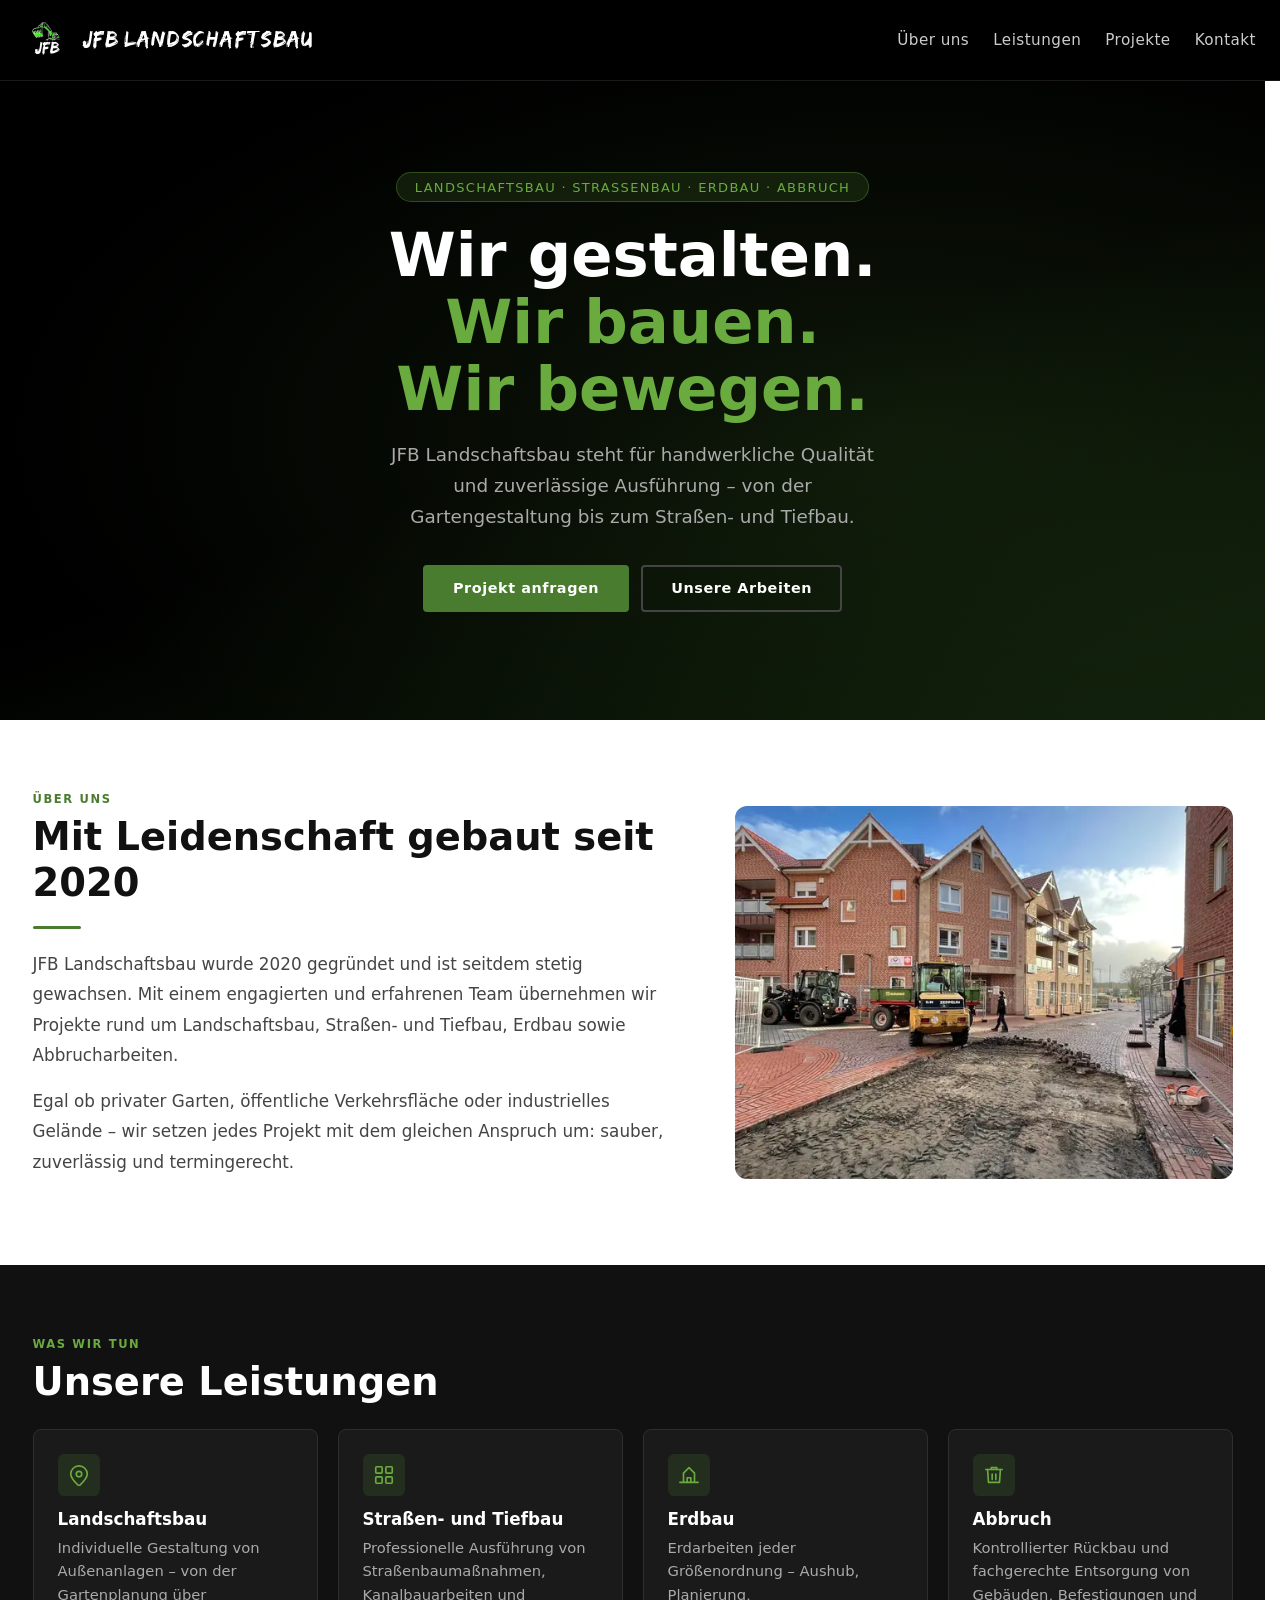
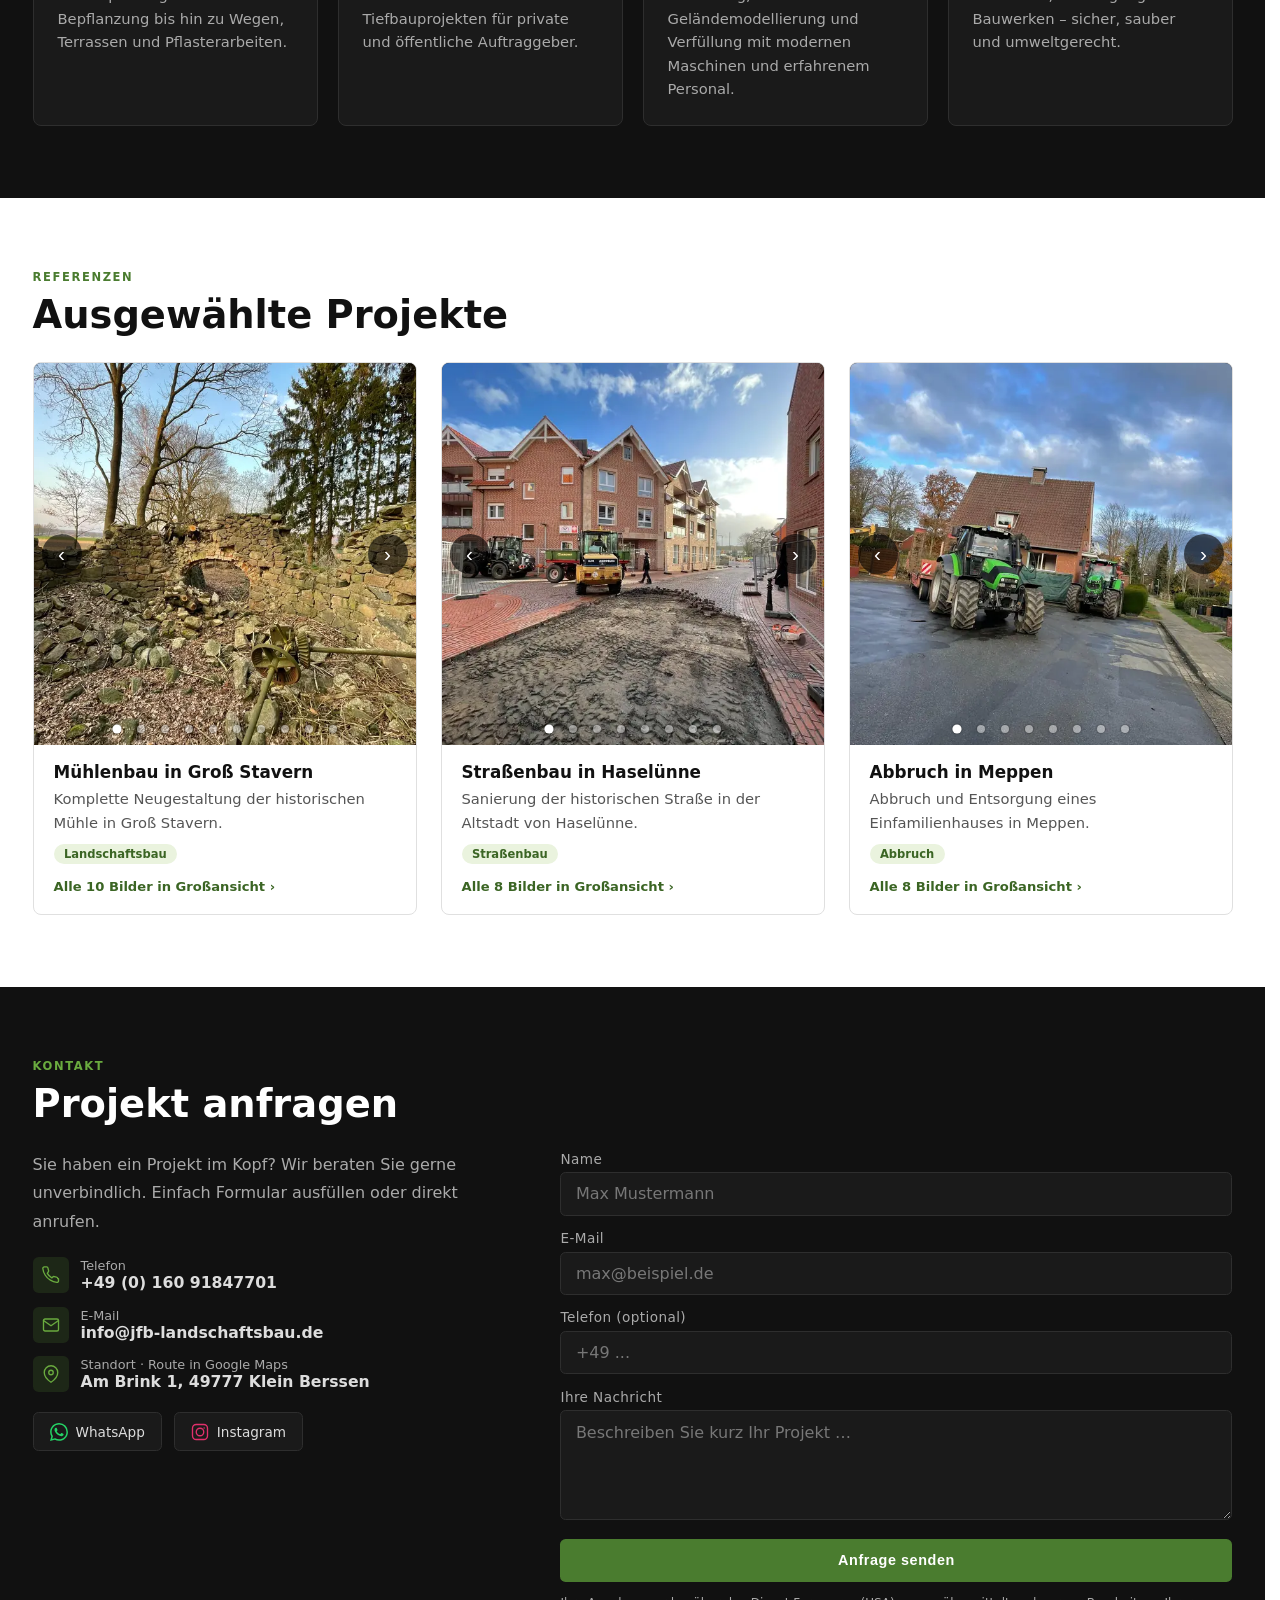
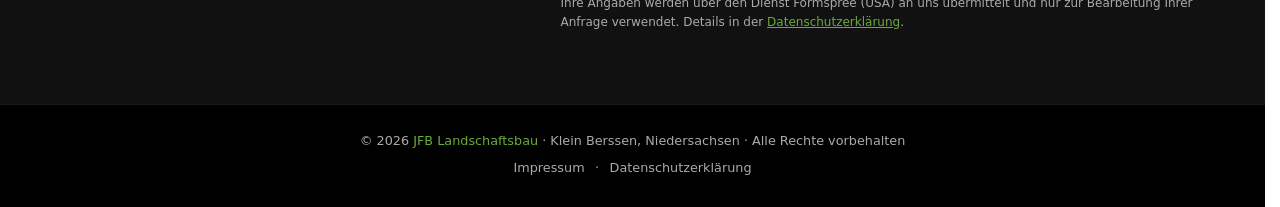
<file: archiv/startseite-2026-11/index.html>
<!DOCTYPE html>
<html lang="de">
<head>
<meta charset="UTF-8"/>
<meta name="robots" content="noindex"/>
<!-- Archiv: alte Startseite bis November 2026 -->
<meta name="viewport" content="width=device-width, initial-scale=1.0"/>
<title>JFB Landschaftsbau – Landschaftsbau, Straßenbau, Erdbau &amp; Abbruch im Emsland</title>
<meta name="description" content="JFB Landschaftsbau aus Klein Berssen (Emsland): Garten- und Landschaftsbau, Straßen- und Tiefbau, Erdbau und Abbruch – zuverlässig, sauber und termingerecht."/>
<meta name="theme-color" content="#000000"/>

<!-- Vorschau beim Teilen (WhatsApp, Facebook, LinkedIn …) -->
<meta property="og:type" content="website"/>
<meta property="og:locale" content="de_DE"/>
<meta property="og:site_name" content="JFB Landschaftsbau"/>
<meta property="og:title" content="JFB Landschaftsbau – Wir gestalten. Wir bauen. Wir bewegen."/>
<meta property="og:description" content="Landschaftsbau, Straßen- und Tiefbau, Erdbau und Abbruch aus Klein Berssen im Emsland."/>
<meta property="og:url" content="https://sebutd.github.io/jfb/"/>
<meta property="og:image" content="https://sebutd.github.io/jfb/og-image.jpg"/>
<meta property="og:image:width" content="1200"/>
<meta property="og:image:height" content="630"/>
<meta property="og:image:alt" content="Logo von JFB Landschaftsbau neben einer Straßenbaustelle"/>
<meta name="twitter:card" content="summary_large_image"/>

<link rel="icon" type="image/png" sizes="32x32" href="../../icons/favicon-32.png"/>
<link rel="icon" type="image/png" sizes="192x192" href="../../icons/icon-192.png"/>
<link rel="apple-touch-icon" href="../../icons/apple-touch-icon.png"/>
<link rel="manifest" href="../../site.webmanifest"/>
<link rel="preload" href="../../fonts/edo.woff2" as="font" type="font/woff2" crossorigin/>

<!-- Strukturierte Daten für Google (lokales Unternehmen) -->
<script type="application/ld+json">
{
  "@context": "https://schema.org",
  "@type": "HomeAndConstructionBusiness",
  "name": "JFB Landschaftsbau",
  "url": "https://sebutd.github.io/jfb/",
  "logo": "https://sebutd.github.io/jfb/icons/icon-512.png",
  "image": "https://sebutd.github.io/jfb/og-image.jpg",
  "description": "Garten- und Landschaftsbau, Straßen- und Tiefbau, Erdbau und Abbruch aus Klein Berssen im Emsland.",
  "telephone": "+49 160 91847701",
  "email": "info@jfb-landschaftsbau.de",
  "foundingDate": "2020",
  "founder": {"@type": "Person", "name": "Johannes Ficker"},
  "vatID": "DE324026630",
  "address": {
    "@type": "PostalAddress",
    "streetAddress": "Am Brink 1",
    "postalCode": "49777",
    "addressLocality": "Klein Berssen",
    "addressRegion": "Niedersachsen",
    "addressCountry": "DE"
  },
  "areaServed": "Emsland",
  "sameAs": ["https://www.instagram.com/jfb_landschaftsbau"],
  "makesOffer": [
    {"@type": "Offer", "itemOffered": {"@type": "Service", "name": "Garten- und Landschaftsbau"}},
    {"@type": "Offer", "itemOffered": {"@type": "Service", "name": "Straßen- und Tiefbau"}},
    {"@type": "Offer", "itemOffered": {"@type": "Service", "name": "Erdbau"}},
    {"@type": "Offer", "itemOffered": {"@type": "Service", "name": "Abbruch"}}
  ]
}
</script>

<style>
/* Schrift lokal gehostet – keine Verbindung zu Drittanbietern */
@font-face{font-family:'Edo';src:url('../../fonts/edo.woff2') format('woff2');font-display:swap;}
*{margin:0;padding:0;box-sizing:border-box;}
:root{
  --black:#000;--dark:#111;--dark2:#1a1a1a;
  --green:#4a7c2f;--green-light:#6aab3f;--green-pale:#eaf3de;--green-text:#3b6524;
  --muted:#aaa;
  --white:#f5f4f0;
}
html{font-size:100%;-webkit-text-size-adjust:100%;text-size-adjust:100%;scroll-behavior:smooth;scroll-padding-top:calc(var(--nav-h,81px) + 8px);scrollbar-gutter:stable;}
@media(prefers-reduced-motion:reduce){html{scroll-behavior:auto;}*{transition:none!important;}}
body{font-family:'Segoe UI',system-ui,sans-serif;background:#fff;color:#111;overflow-x:hidden;overflow-wrap:break-word;}
p,li,h3{hyphens:auto;-webkit-hyphens:auto;hyphenate-limit-chars:10 4 4;}
/* Sprunglink für Tastaturnutzer */
.skip{position:absolute;left:1rem;top:-100px;z-index:200;background:var(--green);color:#fff;padding:.75rem 1.25rem;border-radius:.35rem;font-weight:600;}
.skip:focus{top:.75rem;}
body:has(dialog[open]){overflow:hidden;}
a{color:inherit;text-decoration:none;}
img{display:block;max-width:100%;}
:focus-visible{outline:2px solid var(--green-light);outline-offset:2px;}

/* ── NAV ── */
nav{
  position:fixed;top:0;width:100%;
  background:#000;
  z-index:100;padding:1rem 1.5rem;
  display:flex;align-items:center;justify-content:space-between;
  border-bottom:1px solid #1a1a1a;
}
.nav-logo{display:flex;align-items:center;gap:.6rem;min-width:0;}
nav{gap:.75rem;}
.nav-logo img{height:48px;width:48px;flex-shrink:0;}
.nav-logo span{color:#fff;font-family:'Edo',sans-serif;font-size:19px;letter-spacing:.04em;white-space:nowrap;overflow:hidden;text-overflow:ellipsis;min-width:0;}
.nav-links{display:flex;gap:1.5rem;flex-shrink:0;}
.nav-links a{color:#ccc;font-size:.85rem;letter-spacing:.03em;transition:color .2s;}
.nav-links a:hover{color:var(--green-light);}
.nav-toggle{display:none;background:none;border:1px solid #333;border-radius:.4rem;width:46px;height:46px;padding:0;cursor:pointer;color:#fff;flex-shrink:0;}
.nav-toggle svg{margin:auto;}
.nav-toggle svg{display:block;}
.nav-toggle .icon-close{display:none;}
.nav-toggle[aria-expanded="true"] .icon-menu{display:none;}
.nav-toggle[aria-expanded="true"] .icon-close{display:block;}
.mobile-menu{display:none;position:fixed;top:var(--nav-h,81px);left:0;right:0;background:#000;border-bottom:1px solid #1a1a1a;z-index:99;flex-direction:column;}
.mobile-menu.open{display:flex;}
.mobile-menu a{color:#ccc;font-size:1rem;padding:1rem 1.5rem;border-bottom:1px solid #1a1a1a;transition:color .2s;}
.mobile-menu a:hover{color:var(--green-light);}

/* ── SECTIONS ── */
section{padding:5rem 1.5rem;}
.container{max-width:1000px;margin:0 auto;}
.section-label{font-size:.72rem;letter-spacing:.14em;text-transform:uppercase;color:var(--green);font-weight:600;margin-bottom:.5rem;}
h2{font-size:clamp(1.5rem,5vw,2.4rem);font-weight:700;line-height:1.2;margin-bottom:1.25rem;}
.divider{width:48px;height:3px;background:var(--green);border-radius:2px;margin:.75rem 0 1.25rem;}

/* ── HERO ── */
#hero{
  min-height:100svh;
  background:linear-gradient(160deg,#000 55%,#0f1e0a 100%);
  display:flex;align-items:center;justify-content:center;
  text-align:center;padding:7rem 1.5rem 4rem;
  position:relative;overflow:hidden;
}
#hero::before{content:'';position:absolute;inset:0;background:radial-gradient(ellipse at 70% 60%,rgba(74,124,47,.18) 0%,transparent 70%);}
.hero-content{position:relative;z-index:1;max-width:680px;width:100%;}
.hero-badge{display:inline-block;background:rgba(74,124,47,.2);border:1px solid rgba(106,171,63,.35);color:var(--green-light);font-size:.8125rem;letter-spacing:.1em;text-transform:uppercase;padding:.4rem 1.1rem;border-radius:2rem;margin-bottom:1.25rem;}
.hero-badge span{white-space:nowrap;}
.nw{white-space:nowrap;}
h1{font-size:min(clamp(2rem,7vw,3.8rem),12vw);font-weight:700;color:#fff;line-height:1.1;margin-bottom:1rem;}
h1 .gruen{color:var(--green-light);}
.hero-sub{text-wrap:pretty;font-size:clamp(1rem,3vw,1.15rem);color:#aaa;line-height:1.7;margin-bottom:2rem;max-width:520px;margin-left:auto;margin-right:auto;}
.hero-btns{display:flex;gap:.75rem;justify-content:center;flex-wrap:wrap;}
.btn{display:inline-block;padding:.85rem 1.75rem;border-radius:.25rem;font-size:.9rem;font-weight:600;letter-spacing:.04em;cursor:pointer;transition:all .2s;text-align:center;}
.btn-green{background:var(--green);color:#fff;border:2px solid var(--green);}
.btn-green:hover{background:var(--green-light);border-color:var(--green-light);}
.btn-outline{background:transparent;color:#fff;border:2px solid #444;}
.btn-outline:hover{border-color:#888;}

/* ── ÜBER UNS ── */
#ueber{background:#fff;}
.ueber-grid{display:grid;grid-template-columns:1fr 1fr;gap:2.5rem;align-items:center;}
.ueber-text p{color:#444;line-height:1.8;margin-bottom:1rem;font-size:clamp(.9rem,2.5vw,1rem);}
.ueber-visual{margin:0;border-radius:.75rem;overflow:hidden;background:var(--dark);aspect-ratio:4/3;}
.ueber-visual img{width:100%;height:100%;object-fit:cover;}

/* ── LEISTUNGEN ── */
#leistungen{background:var(--dark);color:#fff;}
#leistungen h2{color:#fff;}
#leistungen .section-label{color:var(--green-light);}
.leistungen-grid{display:grid;grid-template-columns:repeat(2,1fr);gap:1rem;margin-top:1.5rem;}
.leistung-card{background:#1a1a1a;border:1px solid #2e2e2e;border-radius:.5rem;padding:1.35rem;transition:border-color .2s;}
.leistung-card:hover{border-color:var(--green);}
.leistung-icon{width:42px;height:42px;background:rgba(74,124,47,.2);border-radius:.4rem;display:flex;align-items:center;justify-content:center;margin-bottom:.85rem;}
.leistung-icon svg{stroke:var(--green-light);}
.leistung-card h3{font-size:.95rem;font-weight:600;color:#fff;margin-bottom:.4rem;}
.leistung-card p{font-size:.83rem;color:var(--muted);line-height:1.6;}

/* ── PROJEKTE ── */
#projekte{background:#fff;}
.projekte-grid{display:grid;grid-template-columns:repeat(auto-fill,minmax(280px,1fr));gap:1.5rem;margin-top:1.5rem;}
.projekt-card{border-radius:.5rem;overflow:hidden;border:1px solid #e0e0e0;cursor:pointer;transition:transform .2s,box-shadow .2s;display:flex;flex-direction:column;}
.projekt-card:hover{transform:translateY(-3px);box-shadow:0 10px 28px rgba(0,0,0,.1);}

/* ── SLIDER (scroll-snap) ── */
.slider-wrap{position:relative;aspect-ratio:4/5;overflow:hidden;background:#111;}
.slider-track{
  display:flex;
  height:100%;
  overflow-x:auto;
  scroll-snap-type:x mandatory;
  overscroll-behavior-x:contain;
  scrollbar-width:none;
}
.slider-track::-webkit-scrollbar{display:none;}
.slider-track:focus-visible,#ov-track:focus-visible{outline-offset:-3px;}
.slider-track img{
  flex:0 0 100%;
  width:100%;
  height:100%;
  object-fit:cover;
  scroll-snap-align:start;
  user-select:none;
  -webkit-user-drag:none;
}
.slide-btn{
  position:absolute;top:50%;transform:translateY(-50%);
  background:rgba(0,0,0,.6);border:none;color:#fff;
  width:40px;height:40px;border-radius:50%;
  cursor:pointer;font-size:1.3rem;
  display:flex;align-items:center;justify-content:center;
  z-index:2;transition:background .2s;
  -webkit-tap-highlight-color:transparent;
}
.slide-btn:hover{background:rgba(0,0,0,.9);}
.slide-prev{left:8px;} .slide-next{right:8px;}

/* Punkte: 24px Tippfläche, sichtbarer Punkt 8px */
.dots{display:flex;justify-content:center;flex-wrap:wrap;}
.dots button{width:24px;height:24px;background:none;border:none;padding:0;cursor:pointer;display:grid;place-items:center;-webkit-tap-highlight-color:transparent;}
.dots button::before{content:'';width:8px;height:8px;border-radius:50%;background:rgba(255,255,255,.45);box-shadow:0 0 2px rgba(0,0,0,.6);transition:background .2s,transform .2s;}
.dots button[aria-current="true"]::before{background:#fff;transform:scale(1.15);}
.slider-wrap .dots{position:absolute;bottom:4px;left:0;right:0;padding:0 8px;}

.projekt-info{padding:1.1rem 1.25rem 1.25rem;display:flex;flex-direction:column;align-items:flex-start;gap:.3rem;flex:1;}
.projekt-info h3{font-size:.95rem;font-weight:600;}
.projekt-info p{font-size:.82rem;color:#555;line-height:1.6;}
.projekt-tag{display:inline-block;font-size:.72rem;background:var(--green-pale);color:var(--green-text);padding:.2rem .65rem;border-radius:1rem;margin-top:.3rem;font-weight:600;}
.projekt-open{margin-top:auto;padding-top:.6rem;background:none;border:none;color:var(--green-text);font:inherit;font-size:.82rem;font-weight:600;cursor:pointer;min-height:24px;}
.projekt-open:hover{text-decoration:underline;}

/* ── KONTAKT ── */
#kontakt{background:var(--dark);color:#fff;}
#kontakt h2{color:#fff;}
#kontakt .section-label{color:var(--green-light);}
.kontakt-wrap{display:grid;grid-template-columns:1fr 1.4fr;gap:3rem;align-items:start;margin-top:1.5rem;}
.kontakt-info p{color:#aaa;line-height:1.8;margin-bottom:1.25rem;font-size:.9rem;}
.kontakt-detail{display:flex;gap:.75rem;align-items:center;margin-bottom:.85rem;}
a.kontakt-detail{transition:opacity .2s;}
a.kontakt-detail:hover{opacity:.75;}
.kontakt-detail-icon{width:36px;height:36px;min-width:36px;background:rgba(74,124,47,.2);border-radius:.35rem;display:flex;align-items:center;justify-content:center;}
.kontakt-detail-icon svg{stroke:var(--green-light);}
.kontakt-detail-text span{display:block;font-size:.72rem;color:var(--muted);}
/* Grid-/Flex-Kinder dürfen schmaler werden; lange Adressen brechen notfalls um (große Systemschrift) */
.kontakt-wrap>*,.ueber-grid>*,.leistungen-grid>*,.projekte-grid>*,.kontakt-detail-text{min-width:0;}
.kontakt-detail-text a[href^="mailto"]{overflow-wrap:anywhere;}
.hero-badge,.projekt-tag,.social-btn{max-width:100%;hyphens:auto;-webkit-hyphens:auto;}
.social-btn{white-space:normal;}
.kontakt-detail-text strong,.kontakt-detail-text a{font-size:.88rem;color:#ddd;font-weight:600;}
.kontakt-detail-text a{transition:color .2s;}
.kontakt-detail-text a:hover{color:var(--green-light);}
.social-row{display:flex;gap:.75rem;margin-top:1.25rem;flex-wrap:wrap;}
.social-btn{display:flex;align-items:center;gap:.5rem;background:#1a1a1a;border:1px solid #2e2e2e;border-radius:.35rem;padding:.6rem 1rem;color:#ddd;font-size:.85rem;font-weight:500;transition:border-color .2s;white-space:nowrap;}
.social-wa:hover{border-color:#25D366;}
.social-ig:hover{border-color:#E1306C;}
.form-group{margin-bottom:.9rem;}
.form-group label{display:block;font-size:.78rem;color:var(--muted);margin-bottom:.35rem;letter-spacing:.03em;}
.form-group input,.form-group textarea{
  width:100%;background:#1a1a1a;border:1px solid #2e2e2e;
  border-radius:.35rem;padding:.7rem .9rem;
  color:#fff;font-size:1rem;font-family:inherit;
  transition:border-color .2s;outline:none;
  -webkit-appearance:none;
}
.form-group input::placeholder,.form-group textarea::placeholder{color:#777;}
.form-group input:focus,.form-group textarea:focus{border-color:var(--green-light);}
.form-group textarea{height:110px;resize:vertical;}
.hp{position:absolute;left:-9999px;width:1px;height:1px;overflow:hidden;}
.btn-submit{
  width:100%;padding:.85rem;background:var(--green);color:#fff;
  border:none;border-radius:.35rem;font-size:.9rem;font-weight:600;
  letter-spacing:.04em;cursor:pointer;transition:background .2s;
  -webkit-appearance:none;
}
.btn-submit:hover{background:var(--green-light);}
.btn-submit:disabled{opacity:.7;cursor:wait;}
.form-hinweis{font-size:.75rem;color:var(--muted);line-height:1.6;margin-top:.75rem;}
.form-hinweis a{color:var(--green-light);text-decoration:underline;}
.form-status:empty{display:none;}
.form-status{border-radius:.35rem;padding:1rem;text-align:center;margin-top:1rem;font-size:.9rem;}
.form-status.ok{background:rgba(74,124,47,.2);border:1px solid var(--green);color:#9adb6a;}
.form-status.fehler{background:rgba(180,60,40,.15);border:1px solid #b44;color:#f2a191;}

/* ── FOOTER ── */
footer{background:#000;color:var(--muted);text-align:center;padding:1.75rem 1.5rem;font-size:.8rem;border-top:1px solid #1a1a1a;}
footer .firma{color:var(--green-light);}
footer a{color:var(--muted);text-decoration:none;margin:0 .4rem;transition:color .2s;display:inline-block;padding:.25rem 0;}
footer a:hover{color:var(--green-light);}
footer p+p{margin-top:.5rem;}

/* ── GROSSANSICHT (natives <dialog>) ── */
#overlay{
  border:none;padding:0;background:#1a1a1a;color:#fff;
  border-radius:.75rem;width:min(900px,calc(100% - 2rem));
  max-width:none;max-height:calc(100svh - 2rem);margin:auto;
  overflow:hidden;
}
#overlay[open]{display:flex;flex-direction:column;}
#overlay::backdrop{background:rgba(0,0,0,.92);}
#ov-slider-wrap{position:relative;flex-shrink:1;min-height:0;background:#000;}
#ov-track{
  display:flex;overflow-x:auto;height:100%;
  scroll-snap-type:x mandatory;overscroll-behavior-x:contain;
  scrollbar-width:none;
}
#ov-track::-webkit-scrollbar{display:none;}
/* ganzes Foto zeigen (contain), schwarzer Rand statt Beschnitt */
#ov-track img{flex:0 0 100%;width:100%;height:min(70svh,800px);object-fit:contain;scroll-snap-align:start;background:#000;}
.ov-btn{position:absolute;top:50%;transform:translateY(-50%);background:rgba(0,0,0,.6);border:none;color:#fff;width:44px;height:44px;border-radius:50%;cursor:pointer;font-size:1.4rem;display:flex;align-items:center;justify-content:center;z-index:2;transition:background .2s;}
.ov-btn:hover{background:#000;}
.ov-prev{left:10px;}.ov-next{right:10px;}
#ov-dots{padding:.35rem 0 0;}
#ov-info{padding:.5rem 1.25rem 1.25rem;overflow-y:auto;}
#ov-info h3{color:#fff;font-size:1.1rem;font-weight:600;margin-bottom:.35rem;}
#ov-info p{color:#aaa;font-size:.88rem;line-height:1.6;}
#ov-count{color:var(--muted);font-size:.78rem;margin-top:.5rem;}
.ov-close{position:absolute;top:10px;right:10px;background:rgba(0,0,0,.7);border:none;color:#fff;width:40px;height:40px;border-radius:50%;cursor:pointer;font-size:1.05rem;display:flex;align-items:center;justify-content:center;z-index:3;}
.ov-close:hover{background:#000;}

/* ── RESPONSIVE ── */

/* Desktop: breiter, kompakter, mehr auf einen Blick */
@media(min-width:1024px){
  .container{max-width:1200px;}
  section{padding:4.5rem 2rem;}
  #hero{min-height:min(100svh,720px);padding:8rem 2rem 4rem;}
  .ueber-grid{grid-template-columns:1.3fr 1fr;gap:3.5rem;}
  .ueber-text p{font-size:1.05rem;}
  .leistungen-grid{grid-template-columns:repeat(4,1fr);gap:1.25rem;}
  .leistung-card{padding:1.5rem;}
  .leistung-card h3{font-size:1.05rem;}
  .leistung-card p{font-size:.92rem;}
  .projekte-grid{grid-template-columns:repeat(3,1fr);}
  .slider-wrap{aspect-ratio:1/1;}
  .projekt-info h3{font-size:1.05rem;}
  .projekt-info p{font-size:.92rem;}
  .kontakt-info p{font-size:1rem;}
  .kontakt-detail-text span{font-size:.8rem;}
  .kontakt-detail-text strong,.kontakt-detail-text a{font-size:.98rem;}
  .form-group label{font-size:.85rem;}
  .nav-links a{font-size:.95rem;}
}

/* Tablet und Handy */
@media(max-width:768px){
  section{padding:3.5rem 1.25rem;}
  .nav-links{display:none;}
  .nav-toggle{display:block;}
  .ueber-grid{grid-template-columns:1fr;}
  .leistungen-grid{grid-template-columns:1fr;}
  .kontakt-wrap{grid-template-columns:1fr;gap:2.5rem;}
  #ov-track img{height:min(62svh,700px);}

  /* größere Schrift: Fließtext mindestens 16px */
  .section-label{font-size:.875rem;}
  h2{font-size:clamp(1.75rem,7.5vw,2.4rem);}
  nav{padding:10px 20px;gap:12px;}
  .nav-logo{gap:10px;}
  html{scroll-padding-top:74px;}
  .nav-logo img{transition:width .3s ease,height .3s ease;}
  .nav-logo span{transition:font-size .3s ease;}
  #hero{padding:6.25rem 1.25rem 3rem;}
  .hero-badge{font-size:.9375rem;line-height:1.5;text-transform:none;letter-spacing:.02em;padding:.45rem 1.1rem;border-radius:1.25rem;}
  h1{margin-bottom:1.1rem;}
  .hero-sub{font-size:1.1875rem;line-height:1.65;}
  .btn{font-size:1.125rem;padding:1rem 2rem;}
  .ueber-text p{font-size:1.125rem;line-height:1.7;}
  .leistung-card{padding:1.5rem;}
  .leistung-icon{width:48px;height:48px;}
  .leistung-card h3{font-size:1.25rem;margin-bottom:.5rem;}
  .leistung-card p{font-size:1.0625rem;line-height:1.65;color:#bbb;}
  .projekt-info{padding:1.25rem 1.25rem 1.4rem;gap:.4rem;}
  .projekt-info h3{font-size:1.25rem;}
  .projekt-info p{font-size:1.0625rem;color:#444;}
  .projekt-tag{font-size:.875rem;padding:.3rem .85rem;}
  .projekt-open{font-size:1.0625rem;min-height:44px;}
  .slide-btn{width:44px;height:44px;font-size:1.5rem;}
  .dots button{width:28px;height:28px;}
  .dots button::before{width:9px;height:9px;}
  .kontakt-info p{font-size:1.125rem;line-height:1.7;}
  .kontakt-detail{margin-bottom:1.1rem;}
  .kontakt-detail-icon{width:44px;height:44px;min-width:44px;}
  .kontakt-detail-text span{font-size:.9375rem;}
  .kontakt-detail-text strong,.kontakt-detail-text a{font-size:1.125rem;}
  .kontakt-detail-text a{display:inline-block;padding:.4rem 0;margin:-.4rem 0;}
  .social-btn{font-size:1.0625rem;padding:.85rem 1.25rem;}
  .form-group{margin-bottom:1.1rem;}
  .form-group label{font-size:1rem;}
  .form-group input,.form-group textarea{padding:.9rem 1rem;font-size:1.0625rem;}
  .form-group textarea{height:140px;}
  .btn-submit{font-size:1.125rem;padding:1.05rem;}
  .form-hinweis{font-size:.9375rem;}
  .form-status{font-size:1.0625rem;}
  .mobile-menu a{font-size:1.2rem;padding:1.1rem 1.5rem;}
  footer{font-size:1rem;line-height:1.6;}
  footer a{padding:.5rem 0;}
  #ov-info h3{font-size:1.2rem;}
  #ov-info p{font-size:1.0625rem;}
  #ov-count{font-size:.9375rem;}
}
@media(min-width:561px) and (max-width:1023px){
  #hero{min-height:min(100svh,760px);}
}
@media(max-width:560px){
  .hero-btns .btn-outline{display:none;}
  .hero-badge .sep{display:none;}
  .hero-badge span{display:block;white-space:normal;}
}
@media(max-width:480px){
  .nav-logo span{font-size:clamp(14px,4.4vw,18px);}
  .nav-logo img{height:64px;width:64px;}
  nav.klein .nav-logo img{height:44px;width:44px;}
  h1{font-size:min(clamp(1.9rem,9.5vw,2.6rem),11vw);}
}
@media(max-width:360px){
  nav{padding:9px 16px;}
  .nav-logo{gap:7px;}
  .nav-logo img{height:56px;width:56px;}
  nav.klein .nav-logo img{height:40px;width:40px;}
  #hero{padding:5.75rem 1rem 2.5rem;}
  .hero-sub{font-size:1.0625rem;margin-bottom:1.5rem;}
}
</style>
</head>
<body>
<a class="skip" href="#main">Zum Inhalt springen</a>

<!-- NAV -->
<nav>
  <a class="nav-logo" href="#hero" aria-label="JFB Landschaftsbau – zum Seitenanfang">
    <img src="../../icons/logo-96.png" srcset="../../icons/logo-96.png 96w, ../../icons/icon-192.png 192w" sizes="(max-width:768px) 64px, 48px" alt="" width="48" height="48"/>
    <span>JFB Landschaftsbau</span>
  </a>
  <div class="nav-links">
    <a href="#ueber">Über uns</a>
    <a href="#leistungen">Leistungen</a>
    <a href="#projekte">Projekte</a>
    <a href="#kontakt">Kontakt</a>
  </div>
  <button class="nav-toggle" type="button" aria-label="Menü" aria-controls="mobileMenu" aria-expanded="false">
    <svg class="icon-menu" width="20" height="20" viewBox="0 0 24 24" fill="none" stroke="currentColor" stroke-width="2" stroke-linecap="round" aria-hidden="true"><line x1="3" y1="6" x2="21" y2="6"/><line x1="3" y1="12" x2="21" y2="12"/><line x1="3" y1="18" x2="21" y2="18"/></svg>
    <svg class="icon-close" width="20" height="20" viewBox="0 0 24 24" fill="none" stroke="currentColor" stroke-width="2" stroke-linecap="round" aria-hidden="true"><line x1="18" y1="6" x2="6" y2="18"/><line x1="6" y1="6" x2="18" y2="18"/></svg>
  </button>
</nav>
<div class="mobile-menu" id="mobileMenu">
  <a href="#ueber">Über uns</a>
  <a href="#leistungen">Leistungen</a>
  <a href="#projekte">Projekte</a>
  <a href="#kontakt">Kontakt</a>
</div>

<main id="main">
<!-- HERO -->
<section id="hero">
  <div class="hero-content">
    <div class="hero-badge"><span>Landschaftsbau · Straßenbau</span><span class="sep" aria-hidden="true"> · </span><span>Erdbau · Abbruch</span></div>
    <h1><span class="nw">Wir gestalten.</span><br><span class="gruen"><span class="nw">Wir bauen.</span> <span class="nw">Wir bewegen.</span></span></h1>
    <p class="hero-sub">JFB Landschaftsbau steht für handwerkliche Qualität und zuverlässige Ausführung – von der Gartengestaltung bis zum Straßen- und Tiefbau.</p>
    <div class="hero-btns">
      <a href="#kontakt" class="btn btn-green">Projekt anfragen</a>
      <a href="#projekte" class="btn btn-outline">Unsere Arbeiten</a>
    </div>
  </div>
</section>

<!-- ÜBER UNS -->
<section id="ueber">
  <div class="container">
    <div class="ueber-grid">
      <div class="ueber-text">
        <div class="section-label">Über uns</div>
        <h2>Mit Leidenschaft gebaut seit 2020</h2>
        <div class="divider"></div>
        <p>JFB Landschaftsbau wurde 2020 gegründet und ist seitdem stetig gewachsen. Mit einem engagierten und erfahrenen Team übernehmen wir Projekte rund um Landschaftsbau, Straßen- und Tiefbau, Erdbau sowie Abbrucharbeiten.</p>
        <p>Egal ob privater Garten, öffentliche Verkehrsfläche oder industrielles Gelände – wir setzen jedes Projekt mit dem gleichen Anspruch um: sauber, zuverlässig und termingerecht.</p>
      </div>
      <figure class="ueber-visual">
        <!-- Übergangsweise ein Projektfoto; später durch ein Teamfoto ersetzen -->
        <img src="../../strassenbau/mittel/1.webp" srcset="../../strassenbau/klein/1.webp 600w, ../../strassenbau/mittel/1.webp 900w, ../../strassenbau/1.webp 1200w" sizes="(min-width:1024px) 480px, 100vw" alt="Baustelle von JFB Landschaftsbau: Straßensanierung in der Altstadt von Haselünne" width="900" height="1200" loading="lazy" decoding="async"/>
      </figure>
    </div>
  </div>
</section>

<!-- LEISTUNGEN -->
<section id="leistungen">
  <div class="container">
    <div class="section-label">Was wir tun</div>
    <h2>Unsere Leistungen</h2>
    <div class="leistungen-grid">
      <div class="leistung-card">
        <div class="leistung-icon"><svg width="22" height="22" viewBox="0 0 24 24" fill="none" stroke-width="1.8" stroke-linecap="round" stroke-linejoin="round" aria-hidden="true"><path d="M12 2a9 9 0 0 1 9 9c0 5-9 13-9 13S3 16 3 11a9 9 0 0 1 9-9z"/><circle cx="12" cy="11" r="3"/></svg></div>
        <h3>Landschaftsbau</h3>
        <p>Individuelle Gestaltung von Außenanlagen – von der Gartenplanung über Bepflanzung bis hin zu Wegen, Terrassen und Pflasterarbeiten.</p>
      </div>
      <div class="leistung-card">
        <div class="leistung-icon"><svg width="22" height="22" viewBox="0 0 24 24" fill="none" stroke-width="1.8" stroke-linecap="round" stroke-linejoin="round" aria-hidden="true"><rect x="3" y="3" width="7" height="7" rx="1"/><rect x="14" y="3" width="7" height="7" rx="1"/><rect x="3" y="14" width="7" height="7" rx="1"/><rect x="14" y="14" width="7" height="7" rx="1"/></svg></div>
        <h3>Straßen- und Tiefbau</h3>
        <p>Professionelle Ausführung von Straßenbaumaßnahmen, Kanalbauarbeiten und Tiefbauprojekten für private und öffentliche Auftraggeber.</p>
      </div>
      <div class="leistung-card">
        <div class="leistung-icon"><svg width="22" height="22" viewBox="0 0 24 24" fill="none" stroke-width="1.8" stroke-linecap="round" stroke-linejoin="round" aria-hidden="true"><path d="M2 20h20M6 20V10l6-6 6 6v10"/><path d="M10 20v-5h4v5"/></svg></div>
        <h3>Erdbau</h3>
        <p>Erdarbeiten jeder Größenordnung – Aushub, Planierung, Geländemodellierung und Verfüllung mit modernen Maschinen und erfahrenem Personal.</p>
      </div>
      <div class="leistung-card">
        <div class="leistung-icon"><svg width="22" height="22" viewBox="0 0 24 24" fill="none" stroke-width="1.8" stroke-linecap="round" stroke-linejoin="round" aria-hidden="true"><polyline points="3 6 5 6 21 6"/><path d="M19 6l-1 14H6L5 6"/><path d="M10 11v6M14 11v6"/><path d="M9 6V4h6v2"/></svg></div>
        <h3>Abbruch</h3>
        <p>Kontrollierter Rückbau und fachgerechte Entsorgung von Gebäuden, Befestigungen und Bauwerken – sicher, sauber und umweltgerecht.</p>
      </div>
    </div>
  </div>
</section>

<!-- PROJEKTE -->
<section id="projekte">
  <div class="container">
    <div class="section-label">Referenzen</div>
    <h2>Ausgewählte Projekte</h2>
    <div class="projekte-grid" id="projekte-grid"></div>
    <noscript>
      <div class="projekte-grid">
        <article class="projekt-card"><img src="../../muehlenbau/mittel/1.webp" alt="Mühlenbau in Groß Stavern" width="900" height="1200" style="aspect-ratio:4/5;object-fit:cover;width:100%;height:auto"><div class="projekt-info"><h3>Mühlenbau in Groß Stavern</h3><p>Komplette Neugestaltung der historischen Mühle in Groß Stavern.</p></div></article>
        <article class="projekt-card"><img src="../../strassenbau/mittel/1.webp" alt="Straßenbau in Haselünne" width="900" height="1200" style="aspect-ratio:4/5;object-fit:cover;width:100%;height:auto"><div class="projekt-info"><h3>Straßenbau in Haselünne</h3><p>Sanierung der historischen Straße in der Altstadt von Haselünne.</p></div></article>
        <article class="projekt-card"><img src="../../abbruch/mittel/1.webp" alt="Abbruch in Meppen" width="900" height="1200" style="aspect-ratio:4/5;object-fit:cover;width:100%;height:auto"><div class="projekt-info"><h3>Abbruch in Meppen</h3><p>Abbruch und Entsorgung eines Einfamilienhauses in Meppen.</p></div></article>
      </div>
    </noscript>
  </div>
</section>

<!-- KONTAKT -->
<section id="kontakt">
  <div class="container">
    <div class="section-label">Kontakt</div>
    <h2>Projekt anfragen</h2>
    <div class="kontakt-wrap">
      <div class="kontakt-info">
        <p>Sie haben ein Projekt im Kopf? Wir beraten Sie gerne unverbindlich. Einfach Formular ausfüllen oder direkt anrufen.</p>
        <div class="kontakt-detail">
          <div class="kontakt-detail-icon"><svg width="18" height="18" viewBox="0 0 24 24" fill="none" stroke-width="1.8" stroke-linecap="round" stroke-linejoin="round" aria-hidden="true"><path d="M22 16.92v3a2 2 0 0 1-2.18 2 19.79 19.79 0 0 1-8.63-3.07A19.5 19.5 0 0 1 4.15 12 19.79 19.79 0 0 1 1.08 3.4 2 2 0 0 1 3.05 1.25h3a2 2 0 0 1 2 1.72 12.84 12.84 0 0 0 .7 2.81 2 2 0 0 1-.45 2.11L7.09 9.91a16 16 0 0 0 6 6l1.27-1.27a2 2 0 0 1 2.11-.45 12.84 12.84 0 0 0 2.81.7A2 2 0 0 1 21 16.92z"/></svg></div>
          <div class="kontakt-detail-text"><span>Telefon</span><a href="tel:+4916091847701">+49 (0) 160 91847701</a></div>
        </div>
        <div class="kontakt-detail">
          <div class="kontakt-detail-icon"><svg width="18" height="18" viewBox="0 0 24 24" fill="none" stroke-width="1.8" stroke-linecap="round" stroke-linejoin="round" aria-hidden="true"><path d="M4 4h16c1.1 0 2 .9 2 2v12c0 1.1-.9 2-2 2H4c-1.1 0-2-.9-2-2V6c0-1.1.9-2 2-2z"/><polyline points="22,6 12,13 2,6"/></svg></div>
          <div class="kontakt-detail-text"><span>E-Mail</span><a href="mailto:info@jfb-landschaftsbau.de">info@jfb-landschaftsbau.de</a></div>
        </div>
        <a href="https://www.google.com/maps/dir/?api=1&amp;destination=Am+Brink+1,+49777+Klein+Berssen" target="_blank" rel="noopener" class="kontakt-detail">
          <div class="kontakt-detail-icon"><svg width="18" height="18" viewBox="0 0 24 24" fill="none" stroke="#6aab3f" stroke-width="1.8" stroke-linecap="round" stroke-linejoin="round" aria-hidden="true"><path d="M21 10c0 7-9 13-9 13S3 17 3 10a9 9 0 0 1 18 0z"/><circle cx="12" cy="10" r="3"/></svg></div>
          <div class="kontakt-detail-text"><span>Standort · Route in Google Maps</span><strong>Am Brink 1, 49777 Klein Berssen</strong></div>
        </a>
        <div class="social-row">
          <a href="https://wa.me/4916091847701" target="_blank" rel="noopener" class="social-btn social-wa">
            <svg width="18" height="18" viewBox="0 0 24 24" fill="#25D366" aria-hidden="true"><path d="M17.472 14.382c-.297-.149-1.758-.867-2.03-.967-.273-.099-.471-.148-.67.15-.197.297-.767.966-.94 1.164-.173.199-.347.223-.644.075-.297-.15-1.255-.463-2.39-1.475-.883-.788-1.48-1.761-1.653-2.059-.173-.297-.018-.458.13-.606.134-.133.298-.347.446-.52.149-.174.198-.298.298-.497.099-.198.05-.371-.025-.52-.075-.149-.669-1.612-.916-2.207-.242-.579-.487-.5-.669-.51-.173-.008-.371-.01-.57-.01-.198 0-.52.074-.792.372-.272.297-1.04 1.016-1.04 2.479 0 1.462 1.065 2.875 1.213 3.074.149.198 2.096 3.2 5.077 4.487.709.306 1.262.489 1.694.625.712.227 1.36.195 1.871.118.571-.085 1.758-.719 2.006-1.413.248-.694.248-1.289.173-1.413-.074-.124-.272-.198-.57-.347m-5.421 7.403h-.004a9.87 9.87 0 0 1-5.031-1.378l-.361-.214-3.741.982.998-3.648-.235-.374a9.86 9.86 0 0 1-1.51-5.26c.001-5.45 4.436-9.884 9.888-9.884 2.64 0 5.122 1.03 6.988 2.898a9.825 9.825 0 0 1 2.893 6.994c-.003 5.45-4.437 9.884-9.885 9.884m8.413-18.297A11.815 11.815 0 0 0 12.05 0C5.495 0 .16 5.335.157 11.892c0 2.096.547 4.142 1.588 5.945L.057 24l6.305-1.654a11.882 11.882 0 0 0 5.683 1.448h.005c6.554 0 11.89-5.335 11.893-11.893a11.821 11.821 0 0 0-3.48-8.413z"/></svg>
            WhatsApp
          </a>
          <a href="https://www.instagram.com/jfb_landschaftsbau" target="_blank" rel="noopener" class="social-btn social-ig">
            <svg width="18" height="18" viewBox="0 0 24 24" fill="none" stroke="#E1306C" stroke-width="1.8" stroke-linecap="round" stroke-linejoin="round" aria-hidden="true"><rect x="2" y="2" width="20" height="20" rx="5"/><circle cx="12" cy="12" r="5"/><circle cx="17.5" cy="6.5" r="1" fill="#E1306C" stroke="none"/></svg>
            Instagram
          </a>
        </div>
      </div>
      <div>
        <form id="kontakt-form" action="https://formspree.io/f/myeyqjrl" method="POST">
          <div class="form-group"><label for="f-name">Name</label><input id="f-name" type="text" name="name" placeholder="Max Mustermann" autocomplete="name" required/></div>
          <div class="form-group"><label for="f-email">E-Mail</label><input id="f-email" type="email" name="email" placeholder="max@beispiel.de" autocomplete="email" required/></div>
          <div class="form-group"><label for="f-tel">Telefon (optional)</label><input id="f-tel" type="tel" name="telefon" placeholder="+49 ..." autocomplete="tel"/></div>
          <div class="form-group"><label for="f-msg">Ihre Nachricht</label><textarea id="f-msg" name="message" placeholder="Beschreiben Sie kurz Ihr Projekt …" required></textarea></div>
          <!-- Spam-Schutz: für Menschen unsichtbar, Bots füllen es aus -->
          <div class="hp" aria-hidden="true"><label for="f-gotcha">Bitte leer lassen</label><input id="f-gotcha" type="text" name="_gotcha" tabindex="-1" autocomplete="off"/></div>
          <input type="hidden" name="_subject" value="Neue Anfrage über die Website"/>
          <button type="submit" class="btn-submit">Anfrage senden</button>
          <p class="form-hinweis">Ihre Angaben werden über den Dienst Formspree (USA) an uns übermittelt und nur zur Bearbeitung Ihrer Anfrage verwendet. Details in der <a href="../../datenschutz.html#kontaktformular">Datenschutzerklärung</a>.</p>
        </form>
        <div class="form-status" id="form-status" role="status" aria-live="polite"></div>
      </div>
    </div>
  </div>
</section>
</main>

<!-- GROSSANSICHT -->
<dialog id="overlay" aria-labelledby="ov-title">
  <button class="ov-close" type="button" aria-label="Großansicht schließen">&#10005;</button>
  <div id="ov-slider-wrap">
    <div id="ov-track" tabindex="0" role="region" aria-label="Bilder"></div>
    <button class="ov-btn ov-prev" type="button" aria-label="Vorheriges Bild">&#8249;</button>
    <button class="ov-btn ov-next" type="button" aria-label="Nächstes Bild">&#8250;</button>
  </div>
  <div class="dots" id="ov-dots"></div>
  <div id="ov-info">
    <h3 id="ov-title"></h3>
    <p id="ov-desc"></p>
    <span class="projekt-tag" id="ov-tag"></span>
    <p id="ov-count" aria-live="polite"></p>
  </div>
</dialog>

<!-- FOOTER -->
<footer>
  <p>© <span class="jahr">2026</span> <span class="firma">JFB Landschaftsbau</span> · Klein Berssen, Niedersachsen · Alle Rechte vorbehalten</p>
  <p>
    <a href="../../impressum.html">Impressum</a>
    ·
    <a href="../../datenschutz.html">Datenschutzerklärung</a>
  </p>
</footer>

<script>
// ── DATEN ──
// Bilder je Projekt: <ordner>/<nr>.webp (1200×1600) und <ordner>/klein/<nr>.webp (600×800)
const projects=[
  {folder:'muehlenbau',count:10,title:'Mühlenbau in Groß Stavern',desc:'Komplette Neugestaltung der historischen Mühle in Groß Stavern.',tag:'Landschaftsbau'},
  {folder:'strassenbau',count:8,title:'Straßenbau in Haselünne',desc:'Sanierung der historischen Straße in der Altstadt von Haselünne.',tag:'Straßenbau'},
  {folder:'abbruch',count:8,title:'Abbruch in Meppen',desc:'Abbruch und Entsorgung eines Einfamilienhauses in Meppen.',tag:'Abbruch'}
];
// Größen: 'klein' 600×800, 'mittel' 900×1200, ohne Angabe 1200×1600
const bild=(p,i,groesse)=>`../../${p.folder}/${groesse?groesse+'/':''}${i+1}.webp`;
const esc=s=>s.replace(/[&<>"]/g,c=>({'&':'&amp;','<':'&lt;','>':'&gt;','"':'&quot;'}[c]));

// ── SLIDER (gemeinsam für Karten und Großansicht) ──
// Aktives Bild per IntersectionObserver statt Scroll-Berechnung (kein Layout-Ruckeln)
function slider(track,dotsBox,count,label,onChange){
  let aktiv=0;
  dotsBox.innerHTML=Array.from({length:count},(_,i)=>
    `<button type="button" tabindex="-1" aria-label="Bild ${i+1} von ${count}${label?' – '+esc(label):''}"${i===0?' aria-current="true"':''}></button>`).join('');
  const dots=[...dotsBox.children];
  const imgs=[...track.children];
  // Bilder erst laden, wenn sie gebraucht werden (aktuelles + nächstes/vorheriges)
  const lade=i=>{
    const img=imgs[i]; if(!img||!img.dataset.src) return;
    if(img.dataset.srcset) img.srcset=img.dataset.srcset;
    img.src=img.dataset.src;
    delete img.dataset.src; delete img.dataset.srcset;
  };
  const setze=i=>{
    aktiv=i;
    lade(i);lade(i+1);lade(i-1);
    dots.forEach((d,j)=>{ if(j===i) d.setAttribute('aria-current','true'); else d.removeAttribute('aria-current'); });
    onChange&&onChange(i);
  };
  const io=new IntersectionObserver(es=>es.forEach(e=>{
    if(e.isIntersecting) setze([...track.children].indexOf(e.target));
  }),{root:track,threshold:.6});
  [...track.children].forEach(img=>io.observe(img));
  const gehe=(i,sofort)=>{
    i=Math.max(0,Math.min(count-1,i));
    lade(i);
    track.scrollTo({left:i*track.clientWidth,behavior:sofort?'instant':'smooth'});
  };
  dots.forEach((d,i)=>d.addEventListener('click',e=>{e.stopPropagation();gehe(i);}));
  return {gehe,schritt:d=>gehe(aktiv+d),aktiv:()=>aktiv,stop:()=>io.disconnect()};
}

// ── PROJEKTKARTEN ──
const grid=document.getElementById('projekte-grid');
projects.forEach((p,pi)=>{
  const card=document.createElement('article');
  card.className='projekt-card';
  card.innerHTML=`
    <div class="slider-wrap">
      <div class="slider-track" tabindex="0" role="region" aria-label="Bilder: ${esc(p.title)}">
        ${Array.from({length:p.count},(_,i)=>{
          // nur Bild 1 und 2 sofort; die übrigen lädt der Slider beim Blättern nach
          const q=i<2?'':'data-';
          return `<img ${q}src="${bild(p,i,'klein')}" ${q}srcset="${bild(p,i,'klein')} 600w, ${bild(p,i,'mittel')} 900w" sizes="(min-width:1000px) 320px, (min-width:640px) 50vw, 100vw" alt="${esc(p.title)} – Bild ${i+1} von ${p.count}" loading="lazy" decoding="async" width="600" height="800" draggable="false"/>`;
        }).join('')}
      </div>
      <button class="slide-btn slide-prev" type="button" aria-label="Vorheriges Bild – ${esc(p.title)}">&#8249;</button>
      <button class="slide-btn slide-next" type="button" aria-label="Nächstes Bild – ${esc(p.title)}">&#8250;</button>
      <div class="dots"></div>
    </div>
    <div class="projekt-info">
      <h3>${esc(p.title)}</h3>
      <p>${esc(p.desc)}</p>
      <span class="projekt-tag">${esc(p.tag)}</span>
      <button class="projekt-open" type="button">Alle ${p.count} Bilder in Großansicht ›</button>
    </div>`;
  grid.appendChild(card);
  const s=slider(card.querySelector('.slider-track'),card.querySelector('.dots'),p.count,p.title);
  card.querySelector('.slide-prev').addEventListener('click',e=>{e.stopPropagation();s.schritt(-1);});
  card.querySelector('.slide-next').addEventListener('click',e=>{e.stopPropagation();s.schritt(1);});
  const oeffnen=e=>{e.stopPropagation();openOverlay(pi,s.aktiv(),card.querySelector('.projekt-open'));};
  card.querySelector('.projekt-open').addEventListener('click',oeffnen);
  card.addEventListener('click',oeffnen);
});

// ── GROSSANSICHT ──
const dlg=document.getElementById('overlay');
const ovTrack=document.getElementById('ov-track');
let ov=null, ovAusloeser=null;
function openOverlay(pi,start=0,ausloeser){
  const p=projects[pi];
  ovAusloeser=ausloeser;
  ov&&ov.stop();
  ovTrack.innerHTML=Array.from({length:p.count},(_,i)=>
    `<img ${Math.abs(i-start)>1?'data-':''}src="${bild(p,i)}" ${Math.abs(i-start)>1?'data-':''}srcset="${bild(p,i,'mittel')} 900w, ${bild(p,i)} 1200w" sizes="(min-width:900px) 900px, 100vw" alt="${esc(p.title)} – Bild ${i+1} von ${p.count}" width="1200" height="1600" decoding="async"/>`).join('');
  document.getElementById('ov-title').textContent=p.title;
  document.getElementById('ov-desc').textContent=p.desc;
  document.getElementById('ov-tag').textContent=p.tag;
  const zaehler=document.getElementById('ov-count');
  ov=slider(ovTrack,document.getElementById('ov-dots'),p.count,'',i=>{zaehler.textContent=`Bild ${i+1} von ${p.count}`;});
  zaehler.textContent=`Bild ${start+1} von ${p.count}`;
  dlg.showModal();
  ov.gehe(start,true);
}
function closeOverlay(){ dlg.close(); }
dlg.addEventListener('close',()=>{
  ov&&ov.stop();
  // Fokus zurück auf den Button der Karte, von der aus geöffnet wurde
  ovAusloeser&&ovAusloeser.focus({preventScroll:true});
});
dlg.addEventListener('click',e=>{ if(e.target===dlg) closeOverlay(); }); // Klick auf den dunklen Hintergrund
dlg.querySelector('.ov-close').addEventListener('click',closeOverlay);
dlg.querySelector('.ov-prev').addEventListener('click',()=>ov.schritt(-1));
dlg.querySelector('.ov-next').addEventListener('click',()=>ov.schritt(1));
dlg.addEventListener('keydown',e=>{
  if(e.key==='ArrowLeft'){e.preventDefault();ov.schritt(-1);}
  if(e.key==='ArrowRight'){e.preventDefault();ov.schritt(1);}
});

// ── NAVIGATION ──
const nav=document.querySelector('nav');
// Kopfzeile verkleinern, sobald gescrollt wird (wirkt per CSS nur am Handy)
let navTick=false;
const navGroesse=()=>{nav.classList.toggle('klein',window.scrollY>24);navTick=false;};
window.addEventListener('scroll',()=>{if(!navTick){navTick=true;requestAnimationFrame(navGroesse);}},{passive:true});
navGroesse();
const menu=document.getElementById('mobileMenu');
const toggle=document.querySelector('.nav-toggle');
const setNavHeight=()=>document.documentElement.style.setProperty('--nav-h',nav.offsetHeight+'px');
new ResizeObserver(setNavHeight).observe(nav);
function setMenu(offen){
  menu.classList.toggle('open',offen);
  toggle.setAttribute('aria-expanded',offen);
}
toggle.addEventListener('click',()=>setMenu(!menu.classList.contains('open')));
menu.querySelectorAll('a').forEach(a=>a.addEventListener('click',()=>setMenu(false)));
document.addEventListener('keydown',e=>{
  if(e.key==='Escape'&&menu.classList.contains('open')){setMenu(false);toggle.focus();}
});
document.addEventListener('click',e=>{
  if(menu.classList.contains('open')&&!menu.contains(e.target)&&!toggle.contains(e.target)) setMenu(false);
});

// ── KONTAKTFORMULAR (Formspree) ──
document.getElementById('kontakt-form').addEventListener('submit',async function(e){
  e.preventDefault();
  const btn=this.querySelector('.btn-submit');
  const status=document.getElementById('form-status');
  status.className='form-status';status.textContent='';
  btn.textContent='Wird gesendet…';btn.disabled=true;
  try{
    const res=await fetch(this.action,{method:'POST',body:new FormData(this),headers:{Accept:'application/json'}});
    if(!res.ok) throw new Error();
    this.hidden=true;
    status.classList.add('ok');
    status.textContent='✓ Nachricht gesendet! Wir melden uns bald bei Ihnen.';
  }catch{
    btn.textContent='Anfrage senden';btn.disabled=false;
    status.classList.add('fehler');
    status.textContent='Leider ist beim Senden ein Fehler aufgetreten. Bitte versuchen Sie es erneut oder rufen Sie uns an: 0160 91847701.';
  }
});

// ── JAHRESZAHL ──
document.querySelectorAll('.jahr').forEach(el=>el.textContent=new Date().getFullYear());
</script>
</body>
</html>
</file>
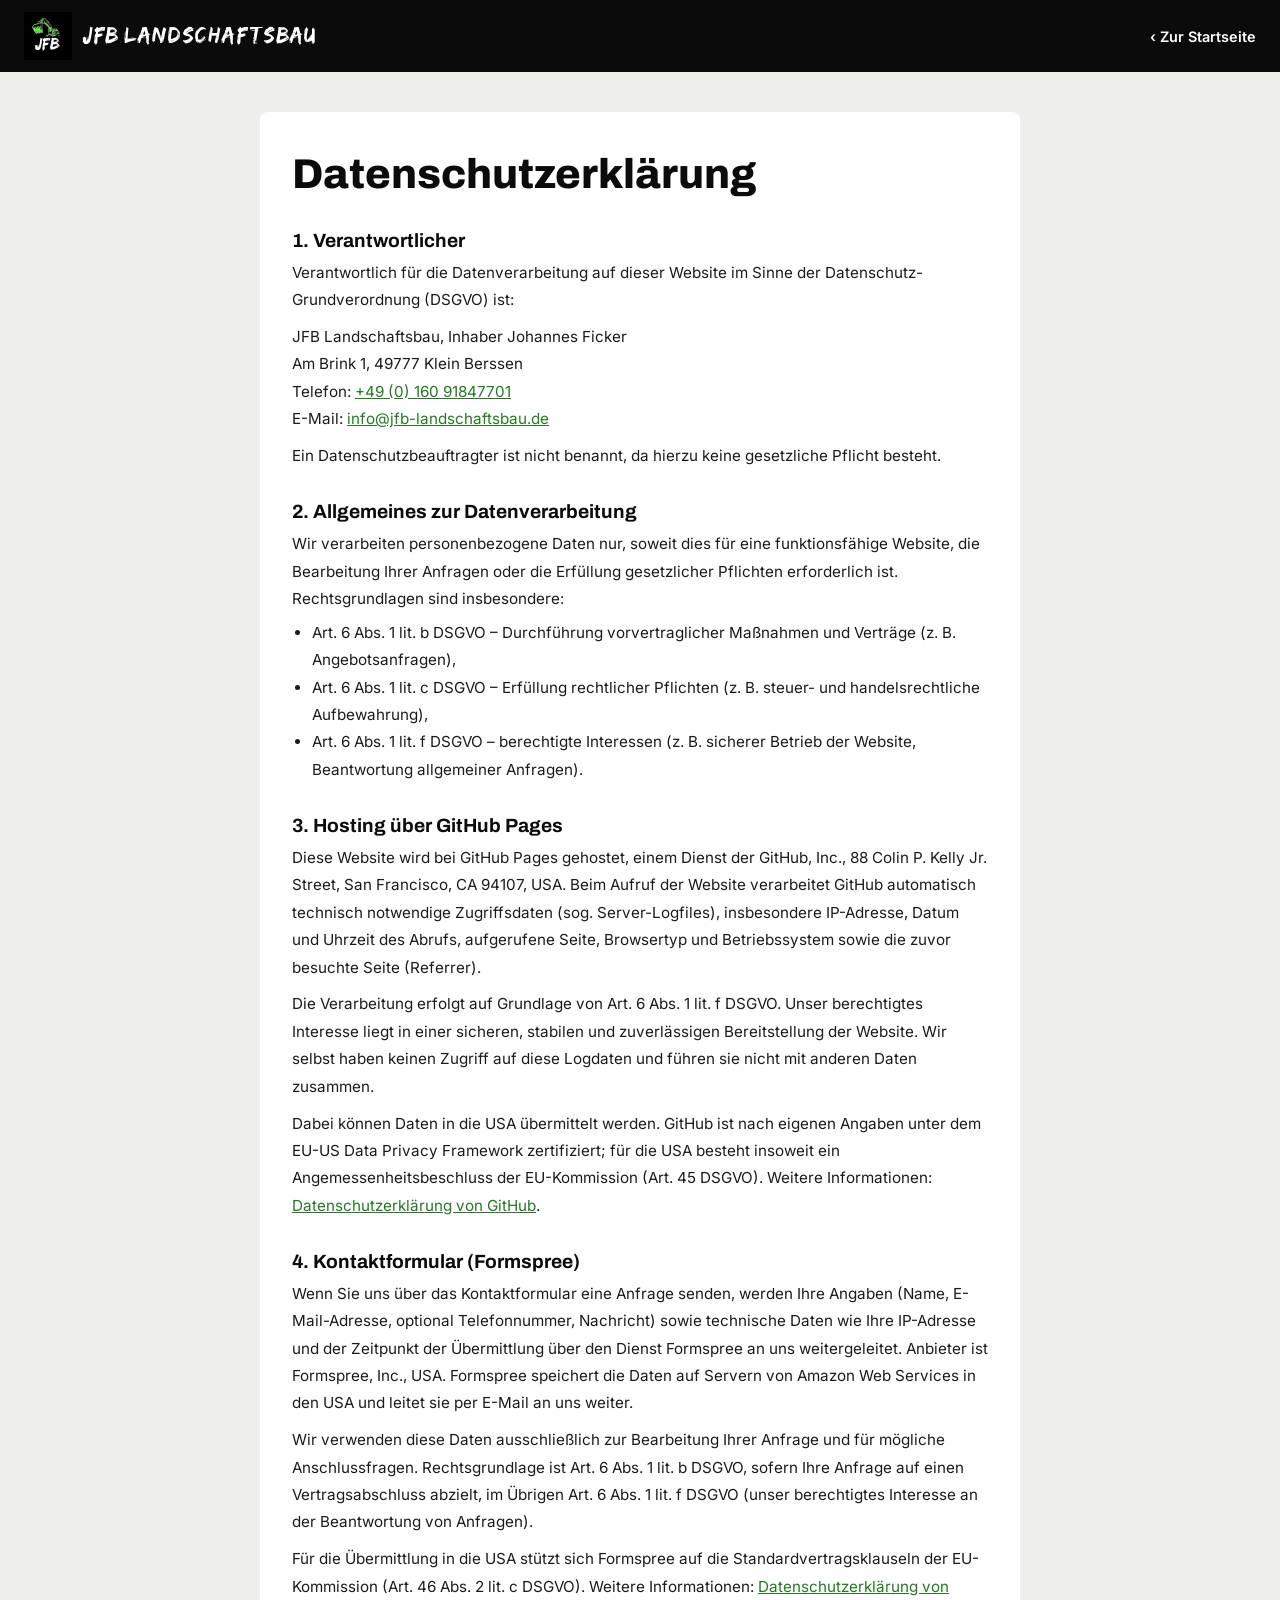
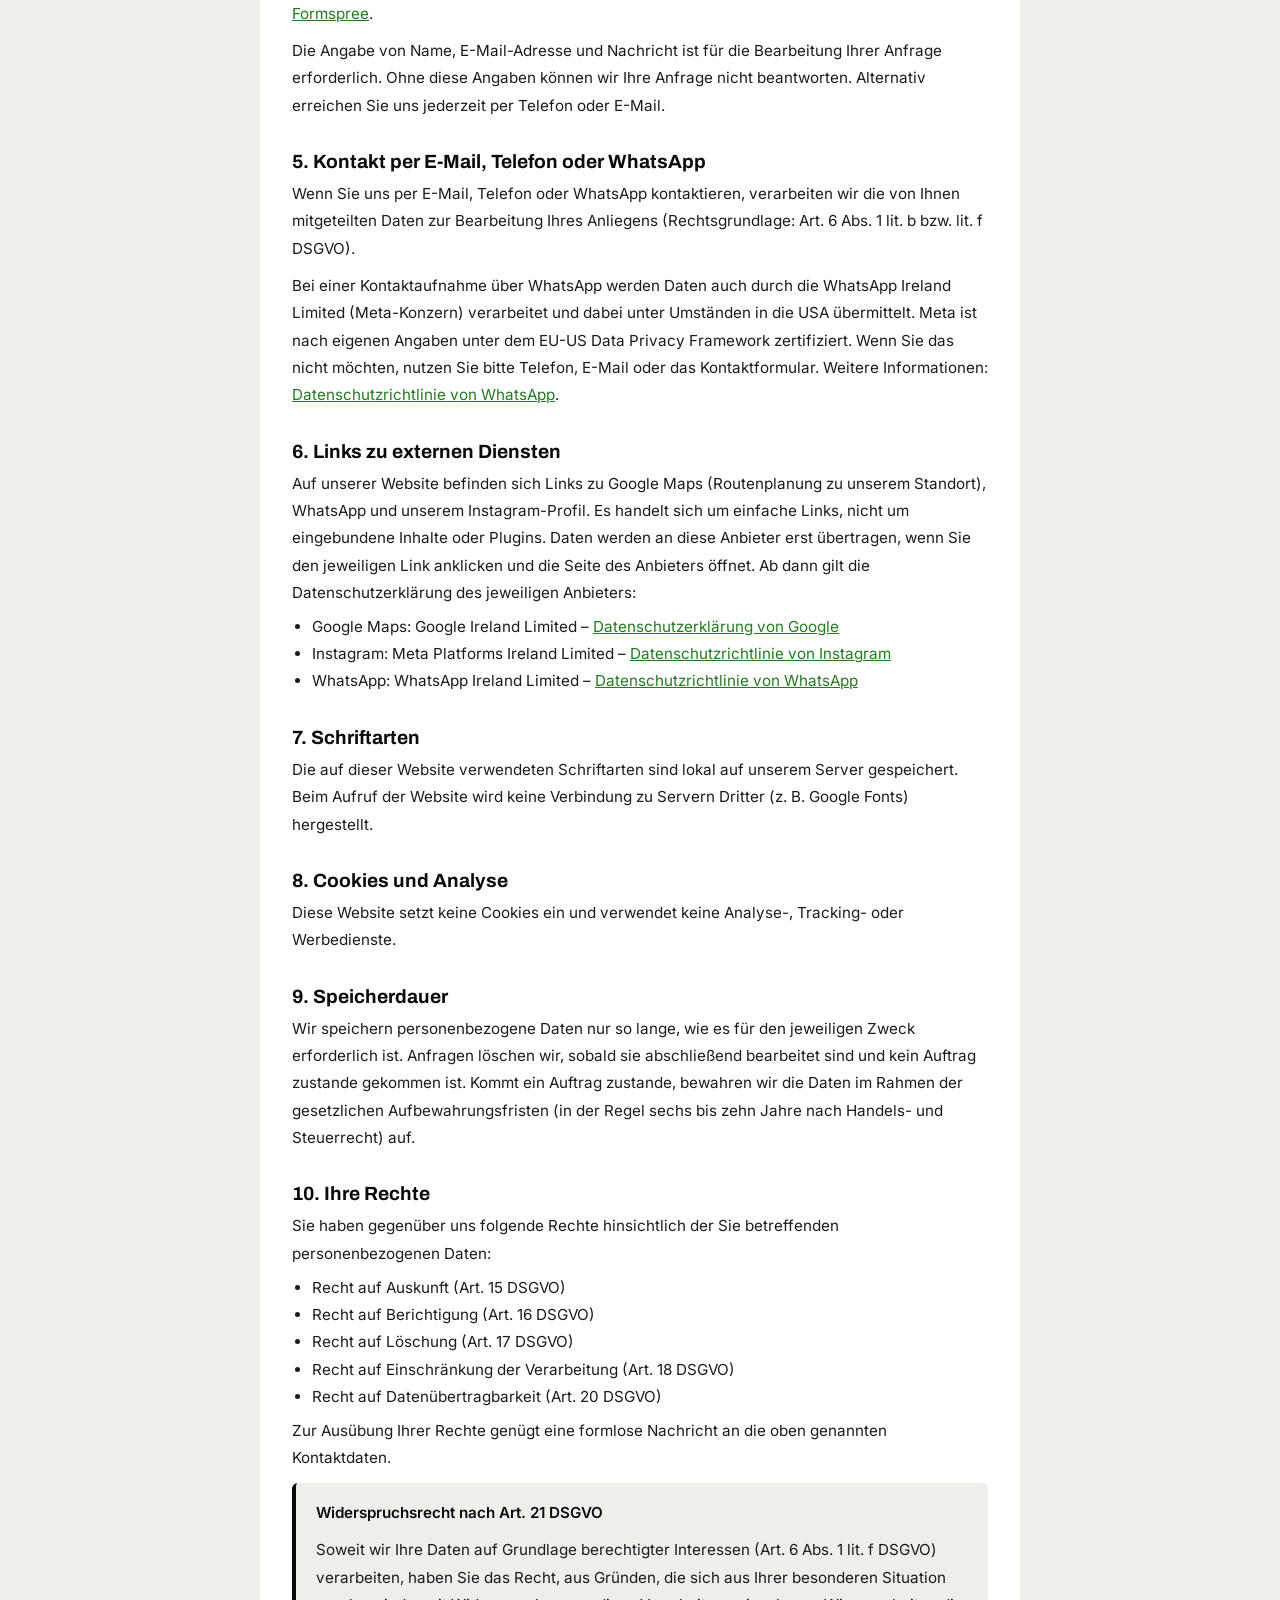
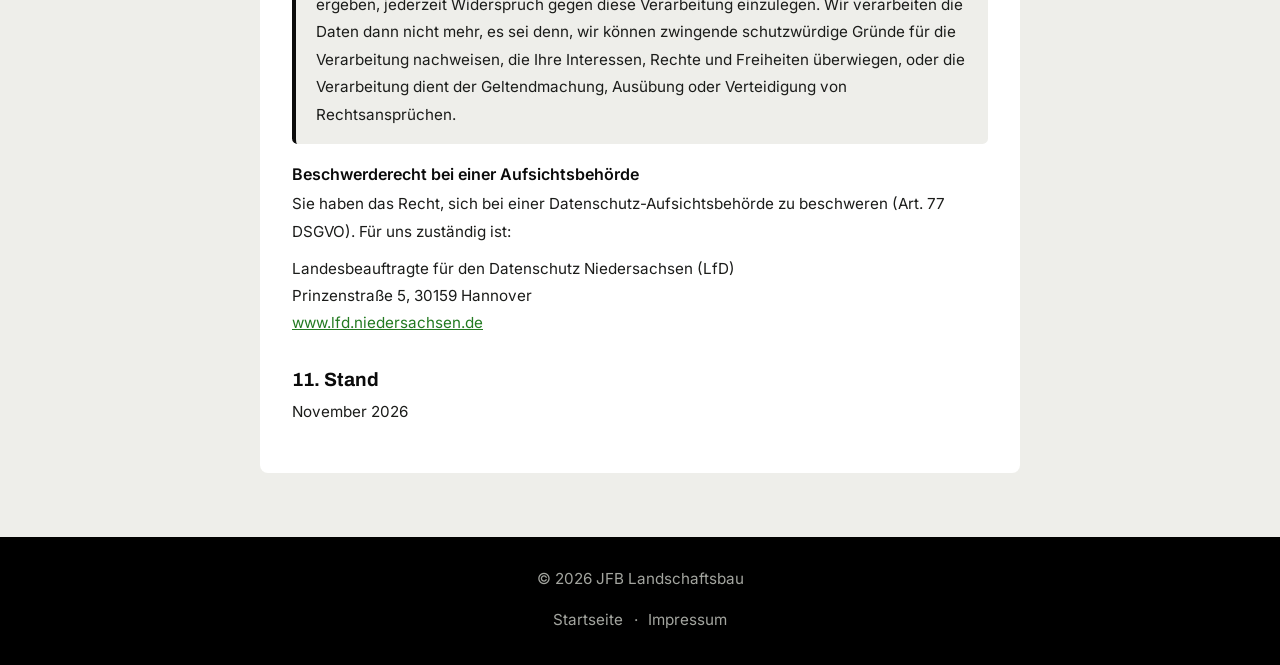
<file: datenschutz.html>
<!DOCTYPE html>
<html lang="de">
<head>
<meta charset="UTF-8"/>
<meta name="viewport" content="width=device-width, initial-scale=1.0"/>
<title>Datenschutzerklärung – JFB Landschaftsbau</title>
<link rel="canonical" href="https://jfb-landschaftsbau.de/datenschutz.html"/>
<link rel="icon" type="image/png" sizes="32x32" href="icons/favicon-32.png"/>
<link rel="apple-touch-icon" href="icons/apple-touch-icon.png"/>
<link rel="stylesheet" href="rechtliches.css"/>
</head>
<body>

<nav>
  <a class="nav-logo" href="index.html" aria-label="JFB Landschaftsbau – Startseite">
    <img src="icons/logo-96.png" alt="" width="48" height="48"/>
    <span><b>JFB</b> <small>Landschaftsbau</small></span>
  </a>
  <a class="zurueck" href="index.html">‹ Zur Startseite</a>
</nav>

<main>
  <h1>Datenschutzerklärung</h1>

  <h2 id="verantwortlicher">1. Verantwortlicher</h2>
  <p>Verantwortlich für die Datenverarbeitung auf dieser Website im Sinne der Datenschutz-Grundverordnung (DSGVO) ist:</p>
  <p>JFB Landschaftsbau, Inhaber Johannes Ficker<br>Am Brink 1, 49777 Klein Berssen<br>
  Telefon: <a href="tel:+4916091847701">+49 (0) 160 91847701</a><br>
  E-Mail: <a href="mailto:info@jfb-landschaftsbau.de">info@jfb-landschaftsbau.de</a></p>
  <p>Ein Datenschutzbeauftragter ist nicht benannt, da hierzu keine gesetzliche Pflicht besteht.</p>

  <h2 id="allgemeines">2. Allgemeines zur Datenverarbeitung</h2>
  <p>Wir verarbeiten personenbezogene Daten nur, soweit dies für eine funktionsfähige Website, die Bearbeitung Ihrer Anfragen oder die Erfüllung gesetzlicher Pflichten erforderlich ist. Rechtsgrundlagen sind insbesondere:</p>
  <ul>
    <li>Art. 6 Abs. 1 lit. b DSGVO – Durchführung vorvertraglicher Maßnahmen und Verträge (z. B. Angebotsanfragen),</li>
    <li>Art. 6 Abs. 1 lit. c DSGVO – Erfüllung rechtlicher Pflichten (z. B. steuer- und handelsrechtliche Aufbewahrung),</li>
    <li>Art. 6 Abs. 1 lit. f DSGVO – berechtigte Interessen (z. B. sicherer Betrieb der Website, Beantwortung allgemeiner Anfragen).</li>
  </ul>

  <h2 id="hosting">3. Hosting über GitHub Pages</h2>
  <p>Diese Website wird bei GitHub Pages gehostet, einem Dienst der GitHub, Inc., 88 Colin P. Kelly Jr. Street, San Francisco, CA 94107, USA. Beim Aufruf der Website verarbeitet GitHub automatisch technisch notwendige Zugriffsdaten (sog. Server-Logfiles), insbesondere IP-Adresse, Datum und Uhrzeit des Abrufs, aufgerufene Seite, Browsertyp und Betriebssystem sowie die zuvor besuchte Seite (Referrer).</p>
  <p>Die Verarbeitung erfolgt auf Grundlage von Art. 6 Abs. 1 lit. f DSGVO. Unser berechtigtes Interesse liegt in einer sicheren, stabilen und zuverlässigen Bereitstellung der Website. Wir selbst haben keinen Zugriff auf diese Logdaten und führen sie nicht mit anderen Daten zusammen.</p>
  <p>Dabei können Daten in die USA übermittelt werden. GitHub ist nach eigenen Angaben unter dem EU-US Data Privacy Framework zertifiziert; für die USA besteht insoweit ein Angemessenheitsbeschluss der EU-Kommission (Art. 45 DSGVO). Weitere Informationen: <a href="https://docs.github.com/de/site-policy/privacy-policies/github-general-privacy-statement" target="_blank" rel="noopener">Datenschutzerklärung von GitHub</a>.</p>

  <h2 id="kontaktformular">4. Kontaktformular (Formspree)</h2>
  <p>Wenn Sie uns über das Kontaktformular eine Anfrage senden, werden Ihre Angaben (Name, E-Mail-Adresse, optional Telefonnummer, Nachricht) sowie technische Daten wie Ihre IP-Adresse und der Zeitpunkt der Übermittlung über den Dienst Formspree an uns weitergeleitet. Anbieter ist Formspree, Inc., USA. Formspree speichert die Daten auf Servern von Amazon Web Services in den USA und leitet sie per E-Mail an uns weiter.</p>
  <p>Wir verwenden diese Daten ausschließlich zur Bearbeitung Ihrer Anfrage und für mögliche Anschlussfragen. Rechtsgrundlage ist Art. 6 Abs. 1 lit. b DSGVO, sofern Ihre Anfrage auf einen Vertragsabschluss abzielt, im Übrigen Art. 6 Abs. 1 lit. f DSGVO (unser berechtigtes Interesse an der Beantwortung von Anfragen).</p>
  <p>Für die Übermittlung in die USA stützt sich Formspree auf die Standardvertragsklauseln der EU-Kommission (Art. 46 Abs. 2 lit. c DSGVO). Weitere Informationen: <a href="https://formspree.io/legal/privacy-policy" target="_blank" rel="noopener">Datenschutzerklärung von Formspree</a>.</p>
  <p>Die Angabe von Name, E-Mail-Adresse und Nachricht ist für die Bearbeitung Ihrer Anfrage erforderlich. Ohne diese Angaben können wir Ihre Anfrage nicht beantworten. Alternativ erreichen Sie uns jederzeit per Telefon oder E-Mail.</p>

  <h2 id="kontakt">5. Kontakt per E-Mail, Telefon oder WhatsApp</h2>
  <p>Wenn Sie uns per E-Mail, Telefon oder WhatsApp kontaktieren, verarbeiten wir die von Ihnen mitgeteilten Daten zur Bearbeitung Ihres Anliegens (Rechtsgrundlage: Art. 6 Abs. 1 lit. b bzw. lit. f DSGVO).</p>
  <p>Bei einer Kontaktaufnahme über WhatsApp werden Daten auch durch die WhatsApp Ireland Limited (Meta-Konzern) verarbeitet und dabei unter Umständen in die USA übermittelt. Meta ist nach eigenen Angaben unter dem EU-US Data Privacy Framework zertifiziert. Wenn Sie das nicht möchten, nutzen Sie bitte Telefon, E-Mail oder das Kontaktformular. Weitere Informationen: <a href="https://www.whatsapp.com/legal/privacy-policy-eea" target="_blank" rel="noopener">Datenschutzrichtlinie von WhatsApp</a>.</p>

  <h2 id="externe-links">6. Links zu externen Diensten</h2>
  <p>Auf unserer Website befinden sich Links zu Google Maps (Routenplanung zu unserem Standort), WhatsApp und unserem Instagram-Profil. Es handelt sich um einfache Links, nicht um eingebundene Inhalte oder Plugins. Daten werden an diese Anbieter erst übertragen, wenn Sie den jeweiligen Link anklicken und die Seite des Anbieters öffnet. Ab dann gilt die Datenschutzerklärung des jeweiligen Anbieters:</p>
  <ul>
    <li>Google Maps: Google Ireland Limited – <a href="https://policies.google.com/privacy" target="_blank" rel="noopener">Datenschutzerklärung von Google</a></li>
    <li>Instagram: Meta Platforms Ireland Limited – <a href="https://privacycenter.instagram.com/policy" target="_blank" rel="noopener">Datenschutzrichtlinie von Instagram</a></li>
    <li>WhatsApp: WhatsApp Ireland Limited – <a href="https://www.whatsapp.com/legal/privacy-policy-eea" target="_blank" rel="noopener">Datenschutzrichtlinie von WhatsApp</a></li>
  </ul>

  <h2 id="schriftarten">7. Schriftarten</h2>
  <p>Die auf dieser Website verwendeten Schriftarten sind lokal auf unserem Server gespeichert. Beim Aufruf der Website wird keine Verbindung zu Servern Dritter (z. B. Google Fonts) hergestellt.</p>

  <h2 id="cookies">8. Cookies und Analyse</h2>
  <p>Diese Website setzt keine Cookies ein und verwendet keine Analyse-, Tracking- oder Werbedienste.</p>

  <h2 id="speicherdauer">9. Speicherdauer</h2>
  <p>Wir speichern personenbezogene Daten nur so lange, wie es für den jeweiligen Zweck erforderlich ist. Anfragen löschen wir, sobald sie abschließend bearbeitet sind und kein Auftrag zustande gekommen ist. Kommt ein Auftrag zustande, bewahren wir die Daten im Rahmen der gesetzlichen Aufbewahrungsfristen (in der Regel sechs bis zehn Jahre nach Handels- und Steuerrecht) auf.</p>

  <h2 id="rechte">10. Ihre Rechte</h2>
  <p>Sie haben gegenüber uns folgende Rechte hinsichtlich der Sie betreffenden personenbezogenen Daten:</p>
  <ul>
    <li>Recht auf Auskunft (Art. 15 DSGVO)</li>
    <li>Recht auf Berichtigung (Art. 16 DSGVO)</li>
    <li>Recht auf Löschung (Art. 17 DSGVO)</li>
    <li>Recht auf Einschränkung der Verarbeitung (Art. 18 DSGVO)</li>
    <li>Recht auf Datenübertragbarkeit (Art. 20 DSGVO)</li>
  </ul>
  <p>Zur Ausübung Ihrer Rechte genügt eine formlose Nachricht an die oben genannten Kontaktdaten.</p>

  <div class="hinweis" id="widerspruch">
    <p><strong>Widerspruchsrecht nach Art. 21 DSGVO</strong></p>
    <p>Soweit wir Ihre Daten auf Grundlage berechtigter Interessen (Art. 6 Abs. 1 lit. f DSGVO) verarbeiten, haben Sie das Recht, aus Gründen, die sich aus Ihrer besonderen Situation ergeben, jederzeit Widerspruch gegen diese Verarbeitung einzulegen. Wir verarbeiten die Daten dann nicht mehr, es sei denn, wir können zwingende schutzwürdige Gründe für die Verarbeitung nachweisen, die Ihre Interessen, Rechte und Freiheiten überwiegen, oder die Verarbeitung dient der Geltendmachung, Ausübung oder Verteidigung von Rechtsansprüchen.</p>
  </div>

  <h3>Beschwerderecht bei einer Aufsichtsbehörde</h3>
  <p>Sie haben das Recht, sich bei einer Datenschutz-Aufsichtsbehörde zu beschweren (Art. 77 DSGVO). Für uns zuständig ist:</p>
  <p>Landesbeauftragte für den Datenschutz Niedersachsen (LfD)<br>Prinzenstraße 5, 30159 Hannover<br>
  <a href="https://www.lfd.niedersachsen.de" target="_blank" rel="noopener">www.lfd.niedersachsen.de</a></p>

  <h2 id="stand">11. Stand</h2>
  <p>November 2026</p>
</main>

<footer>
  <p>© 2026 JFB Landschaftsbau</p>
  <p><a href="index.html">Startseite</a> · <a href="impressum.html">Impressum</a></p>
</footer>

</body>
</html>
</file>
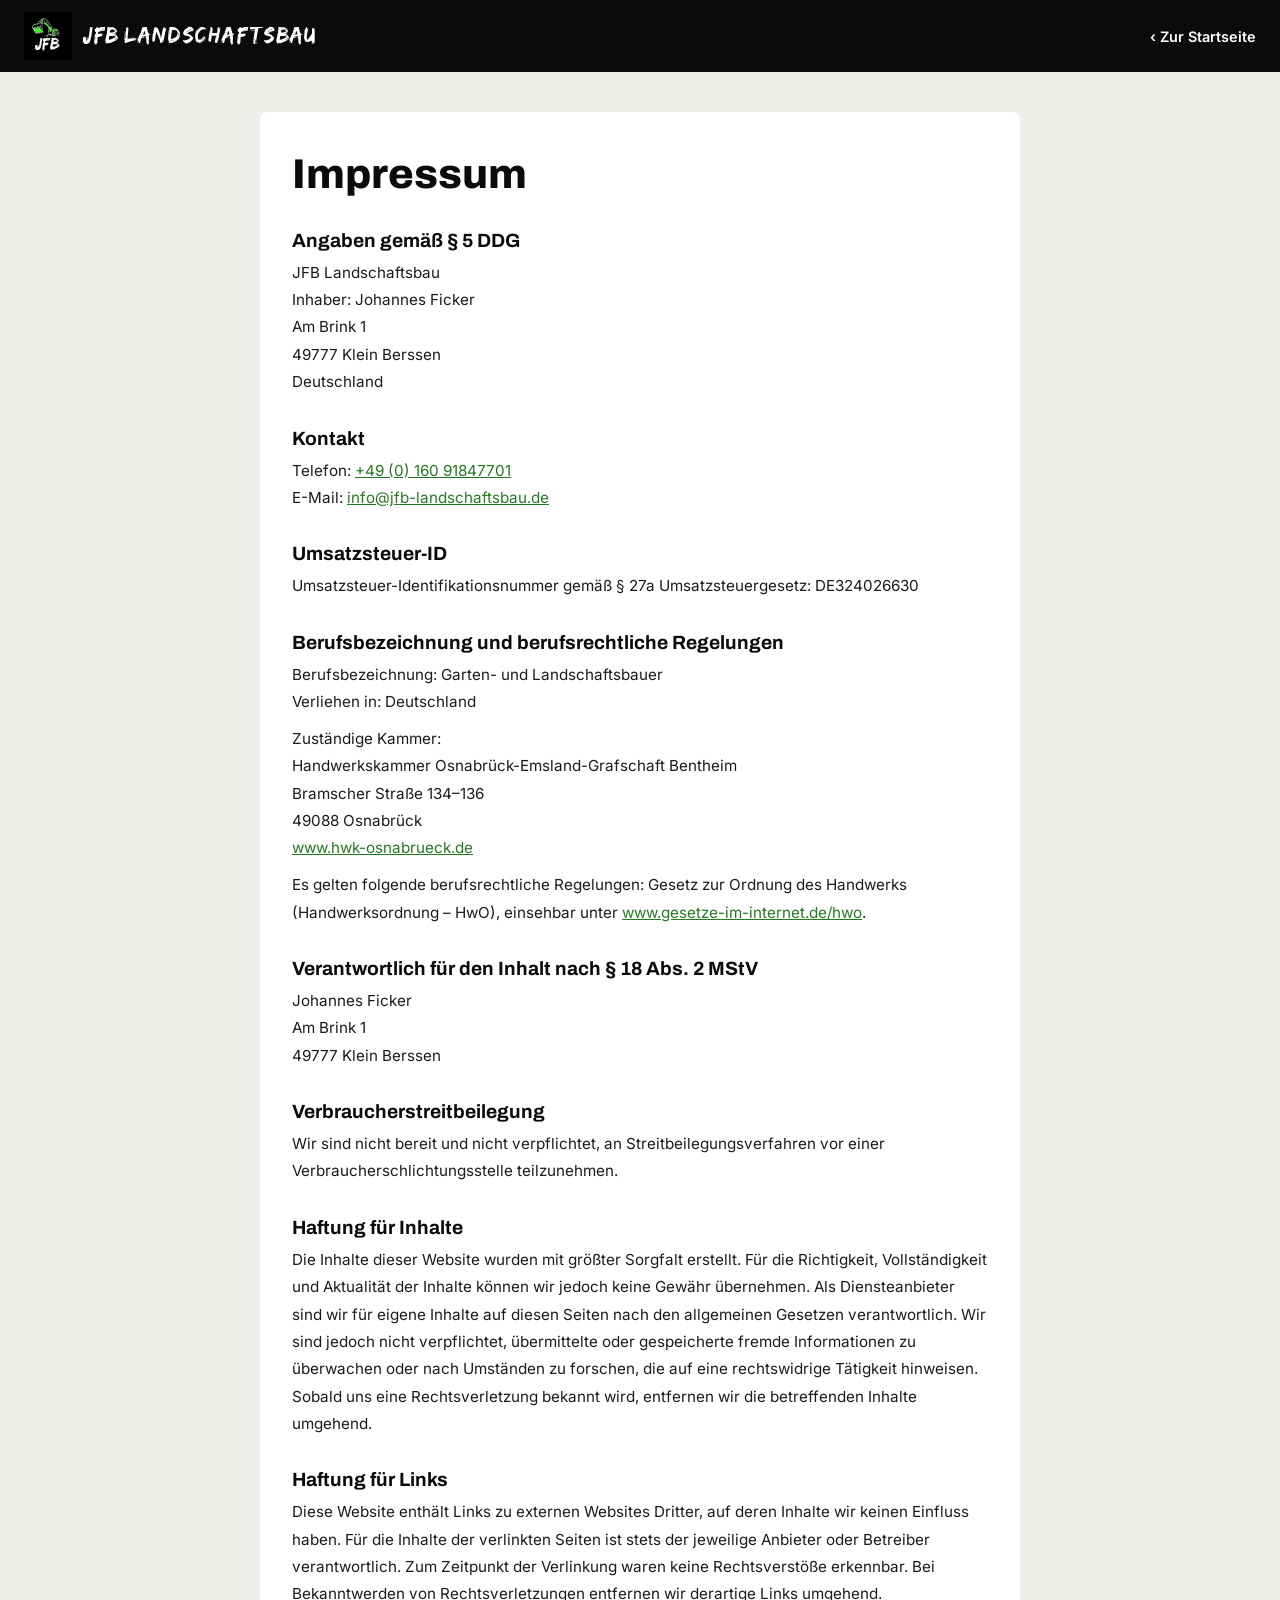
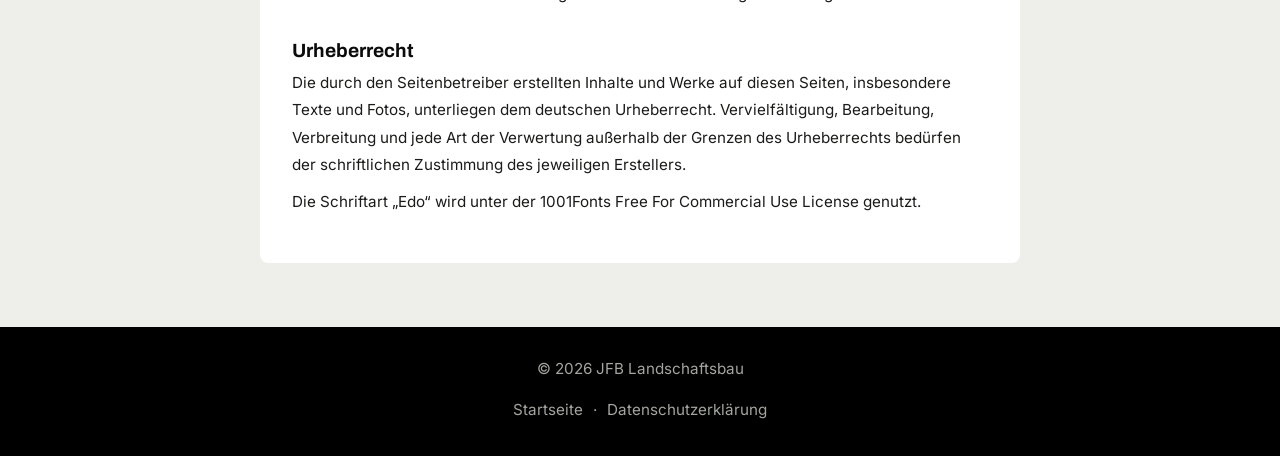
<file: impressum.html>
<!DOCTYPE html>
<html lang="de">
<head>
<meta charset="UTF-8"/>
<meta name="viewport" content="width=device-width, initial-scale=1.0"/>
<title>Impressum – JFB Landschaftsbau</title>
<link rel="canonical" href="https://jfb-landschaftsbau.de/impressum.html"/>
<link rel="icon" type="image/png" sizes="32x32" href="icons/favicon-32.png"/>
<link rel="apple-touch-icon" href="icons/apple-touch-icon.png"/>
<link rel="stylesheet" href="rechtliches.css"/>
</head>
<body>

<nav>
  <a class="nav-logo" href="index.html" aria-label="JFB Landschaftsbau – Startseite">
    <img src="icons/logo-96.png" alt="" width="48" height="48"/>
    <span><b>JFB</b> <small>Landschaftsbau</small></span>
  </a>
  <a class="zurueck" href="index.html">‹ Zur Startseite</a>
</nav>

<main>
  <h1>Impressum</h1>

  <h2>Angaben gemäß § 5 DDG</h2>
  <p>JFB Landschaftsbau<br>Inhaber: Johannes Ficker<br>Am Brink 1<br>49777 Klein Berssen<br>Deutschland</p>

  <h2>Kontakt</h2>
  <p>Telefon: <a href="tel:+4916091847701">+49 (0) 160 91847701</a><br>
  E-Mail: <a href="mailto:info@jfb-landschaftsbau.de">info@jfb-landschaftsbau.de</a></p>

  <h2>Umsatzsteuer-ID</h2>
  <p>Umsatzsteuer-Identifikationsnummer gemäß § 27a Umsatzsteuergesetz: DE324026630</p>

  <h2>Berufsbezeichnung und berufsrechtliche Regelungen</h2>
  <p>Berufsbezeichnung: Garten- und Landschaftsbauer<br>
  Verliehen in: Deutschland</p>
  <p>Zuständige Kammer:<br>
  Handwerkskammer Osnabrück-Emsland-Grafschaft Bentheim<br>
  Bramscher Straße 134–136<br>49088 Osnabrück<br>
  <a href="https://www.hwk-osnabrueck.de" target="_blank" rel="noopener">www.hwk-osnabrueck.de</a></p>
  <p>Es gelten folgende berufsrechtliche Regelungen: Gesetz zur Ordnung des Handwerks (Handwerksordnung – HwO), einsehbar unter <a href="https://www.gesetze-im-internet.de/hwo/" target="_blank" rel="noopener">www.gesetze-im-internet.de/hwo</a>.</p>

  <h2>Verantwortlich für den Inhalt nach § 18 Abs. 2 MStV</h2>
  <p>Johannes Ficker<br>Am Brink 1<br>49777 Klein Berssen</p>

  <h2>Verbraucherstreitbeilegung</h2>
  <p>Wir sind nicht bereit und nicht verpflichtet, an Streitbeilegungsverfahren vor einer Verbraucherschlichtungsstelle teilzunehmen.</p>

  <h2>Haftung für Inhalte</h2>
  <p>Die Inhalte dieser Website wurden mit größter Sorgfalt erstellt. Für die Richtigkeit, Vollständigkeit und Aktualität der Inhalte können wir jedoch keine Gewähr übernehmen. Als Diensteanbieter sind wir für eigene Inhalte auf diesen Seiten nach den allgemeinen Gesetzen verantwortlich. Wir sind jedoch nicht verpflichtet, übermittelte oder gespeicherte fremde Informationen zu überwachen oder nach Umständen zu forschen, die auf eine rechtswidrige Tätigkeit hinweisen. Sobald uns eine Rechtsverletzung bekannt wird, entfernen wir die betreffenden Inhalte umgehend.</p>

  <h2>Haftung für Links</h2>
  <p>Diese Website enthält Links zu externen Websites Dritter, auf deren Inhalte wir keinen Einfluss haben. Für die Inhalte der verlinkten Seiten ist stets der jeweilige Anbieter oder Betreiber verantwortlich. Zum Zeitpunkt der Verlinkung waren keine Rechtsverstöße erkennbar. Bei Bekanntwerden von Rechtsverletzungen entfernen wir derartige Links umgehend.</p>

  <h2>Urheberrecht</h2>
  <p>Die durch den Seitenbetreiber erstellten Inhalte und Werke auf diesen Seiten, insbesondere Texte und Fotos, unterliegen dem deutschen Urheberrecht. Vervielfältigung, Bearbeitung, Verbreitung und jede Art der Verwertung außerhalb der Grenzen des Urheberrechts bedürfen der schriftlichen Zustimmung des jeweiligen Erstellers.</p>
  <p>Die Schriftart „Edo“ wird unter der 1001Fonts Free For Commercial Use License genutzt.</p>
</main>

<footer>
  <p>© 2026 JFB Landschaftsbau</p>
  <p><a href="index.html">Startseite</a> · <a href="datenschutz.html">Datenschutzerklärung</a></p>
</footer>

</body>
</html>
</file>
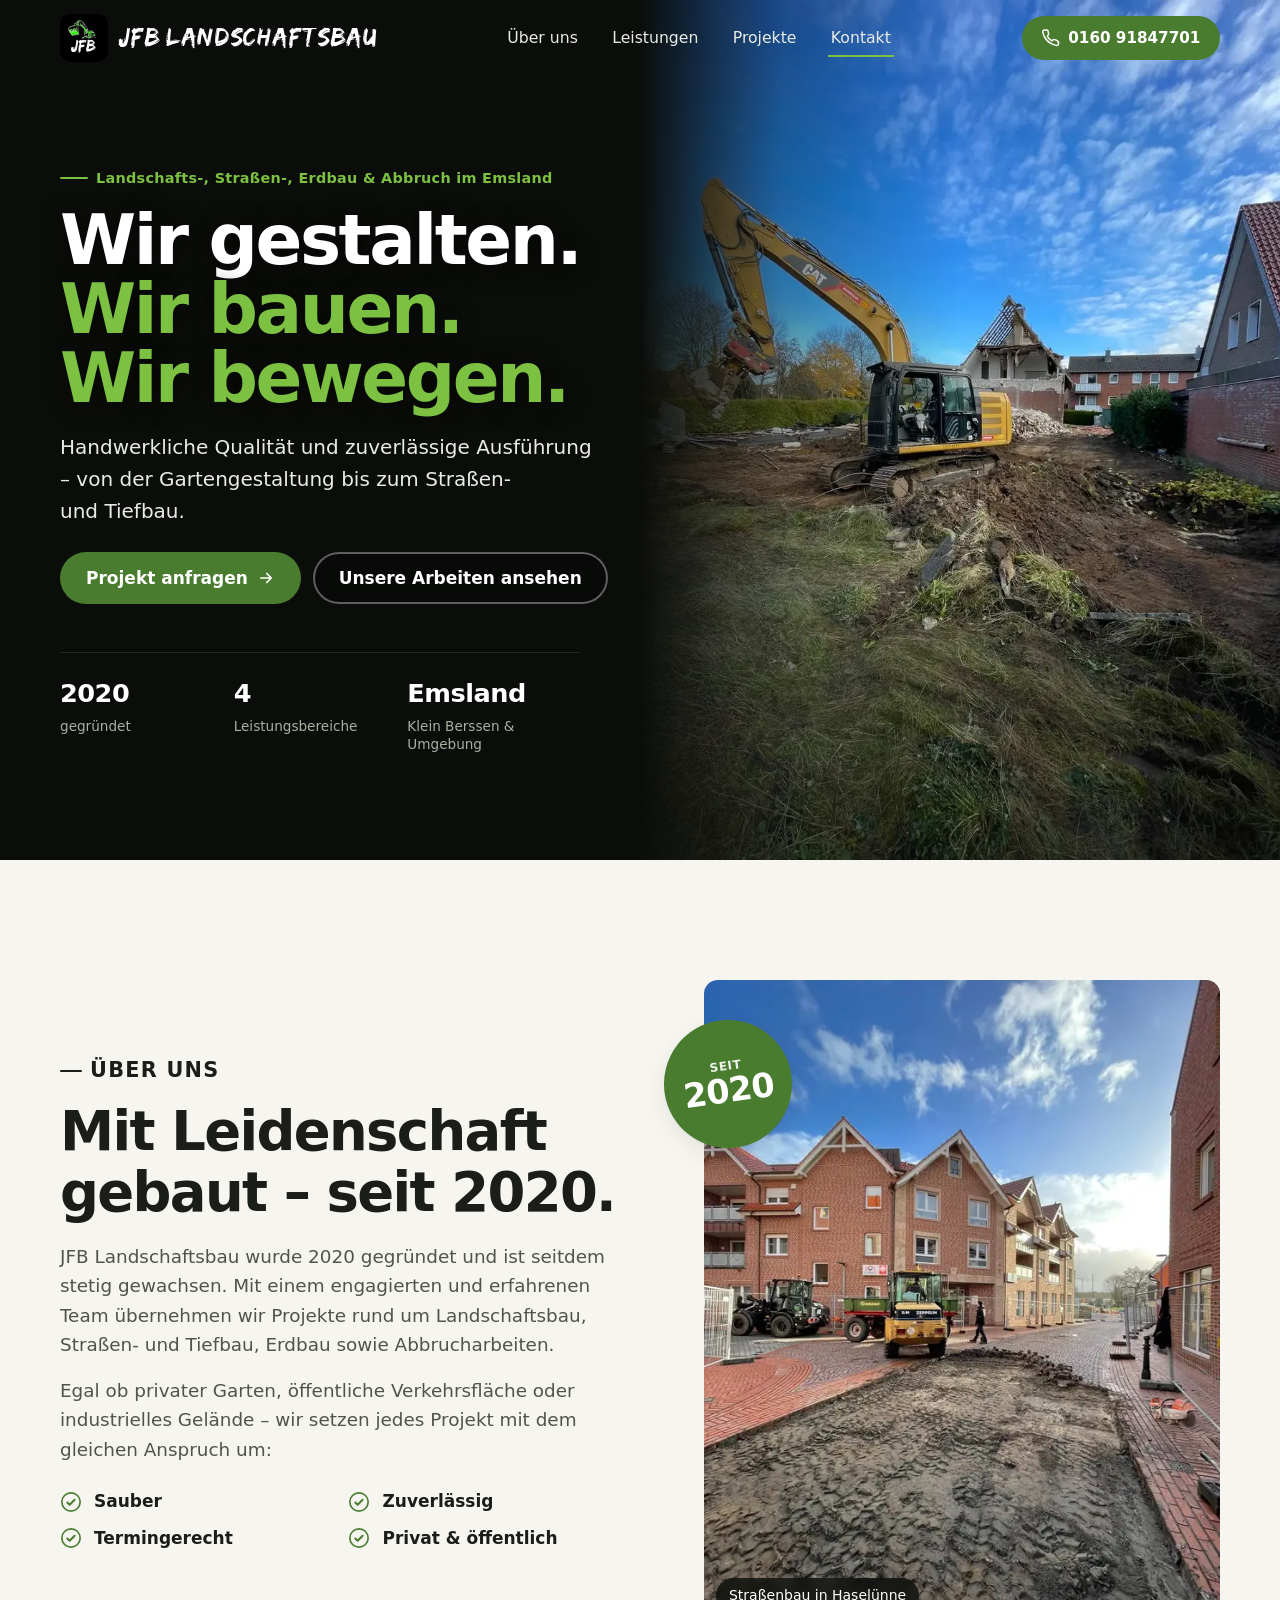
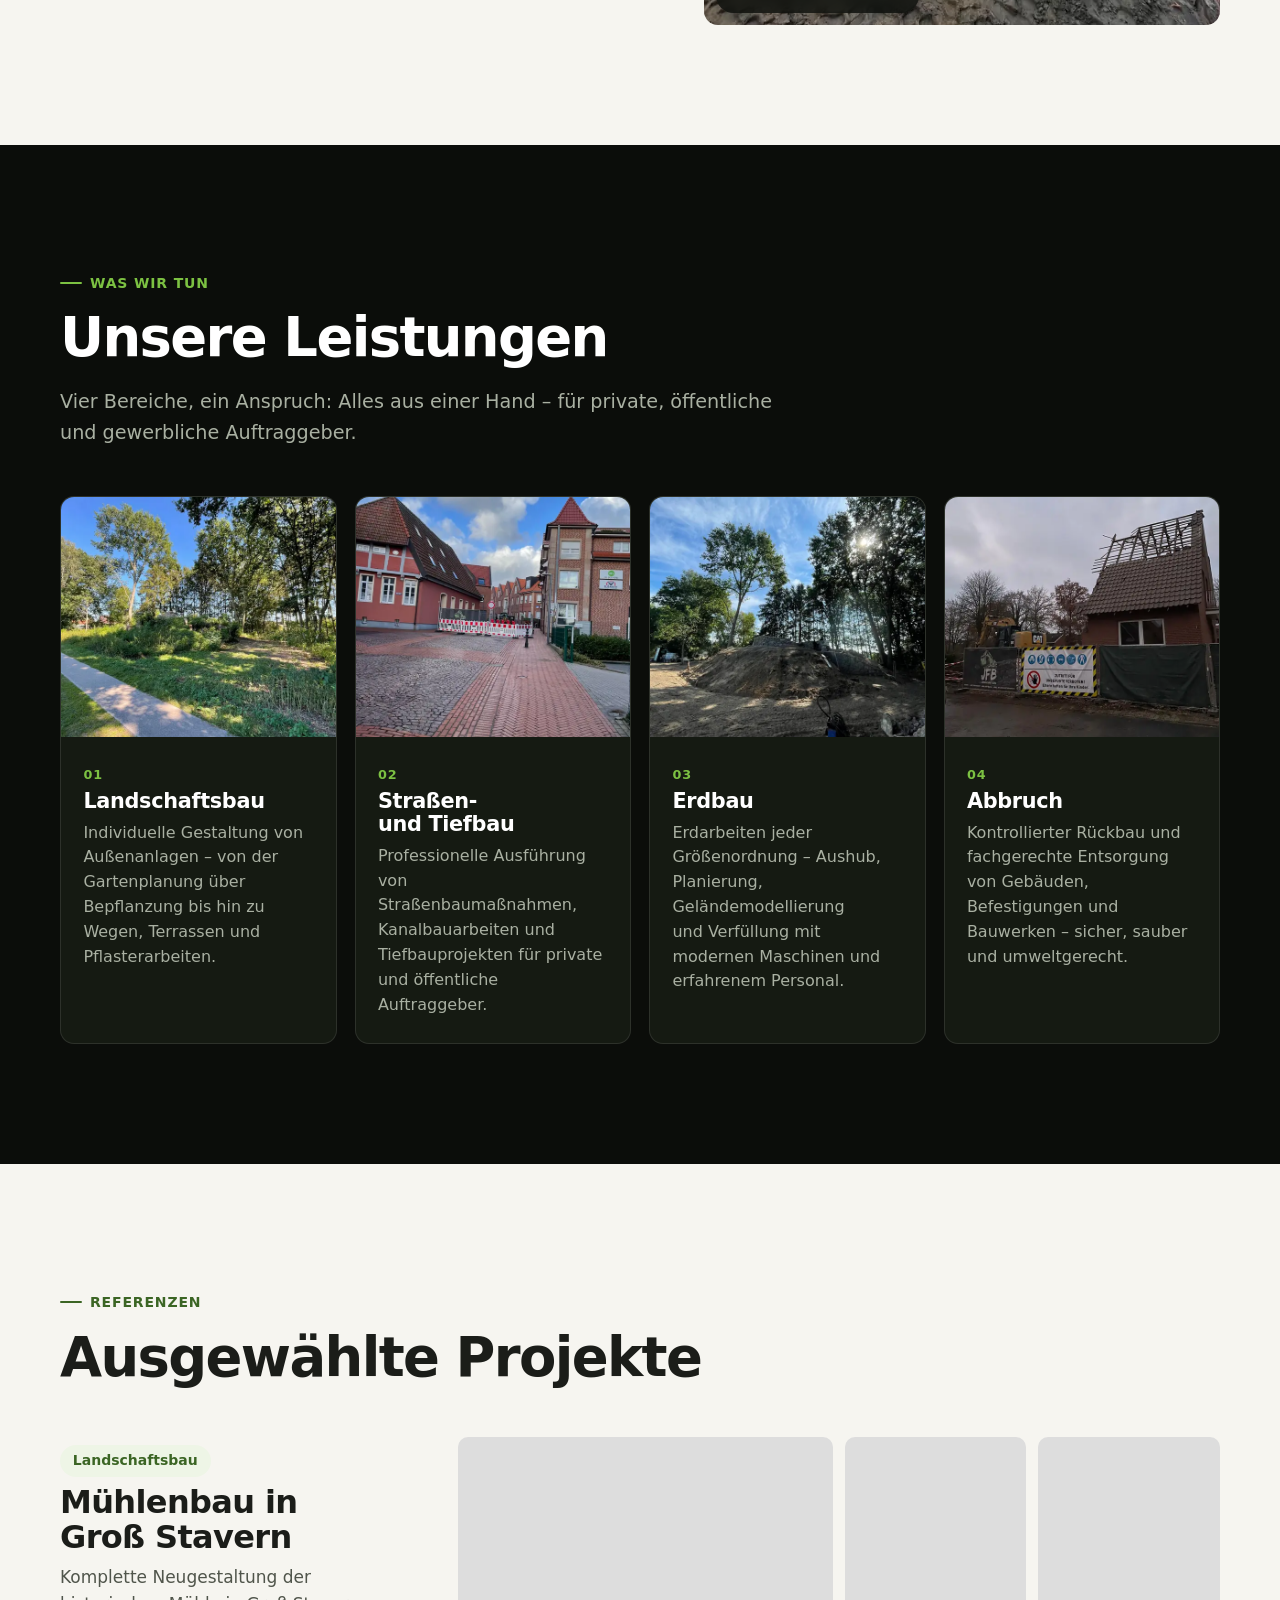
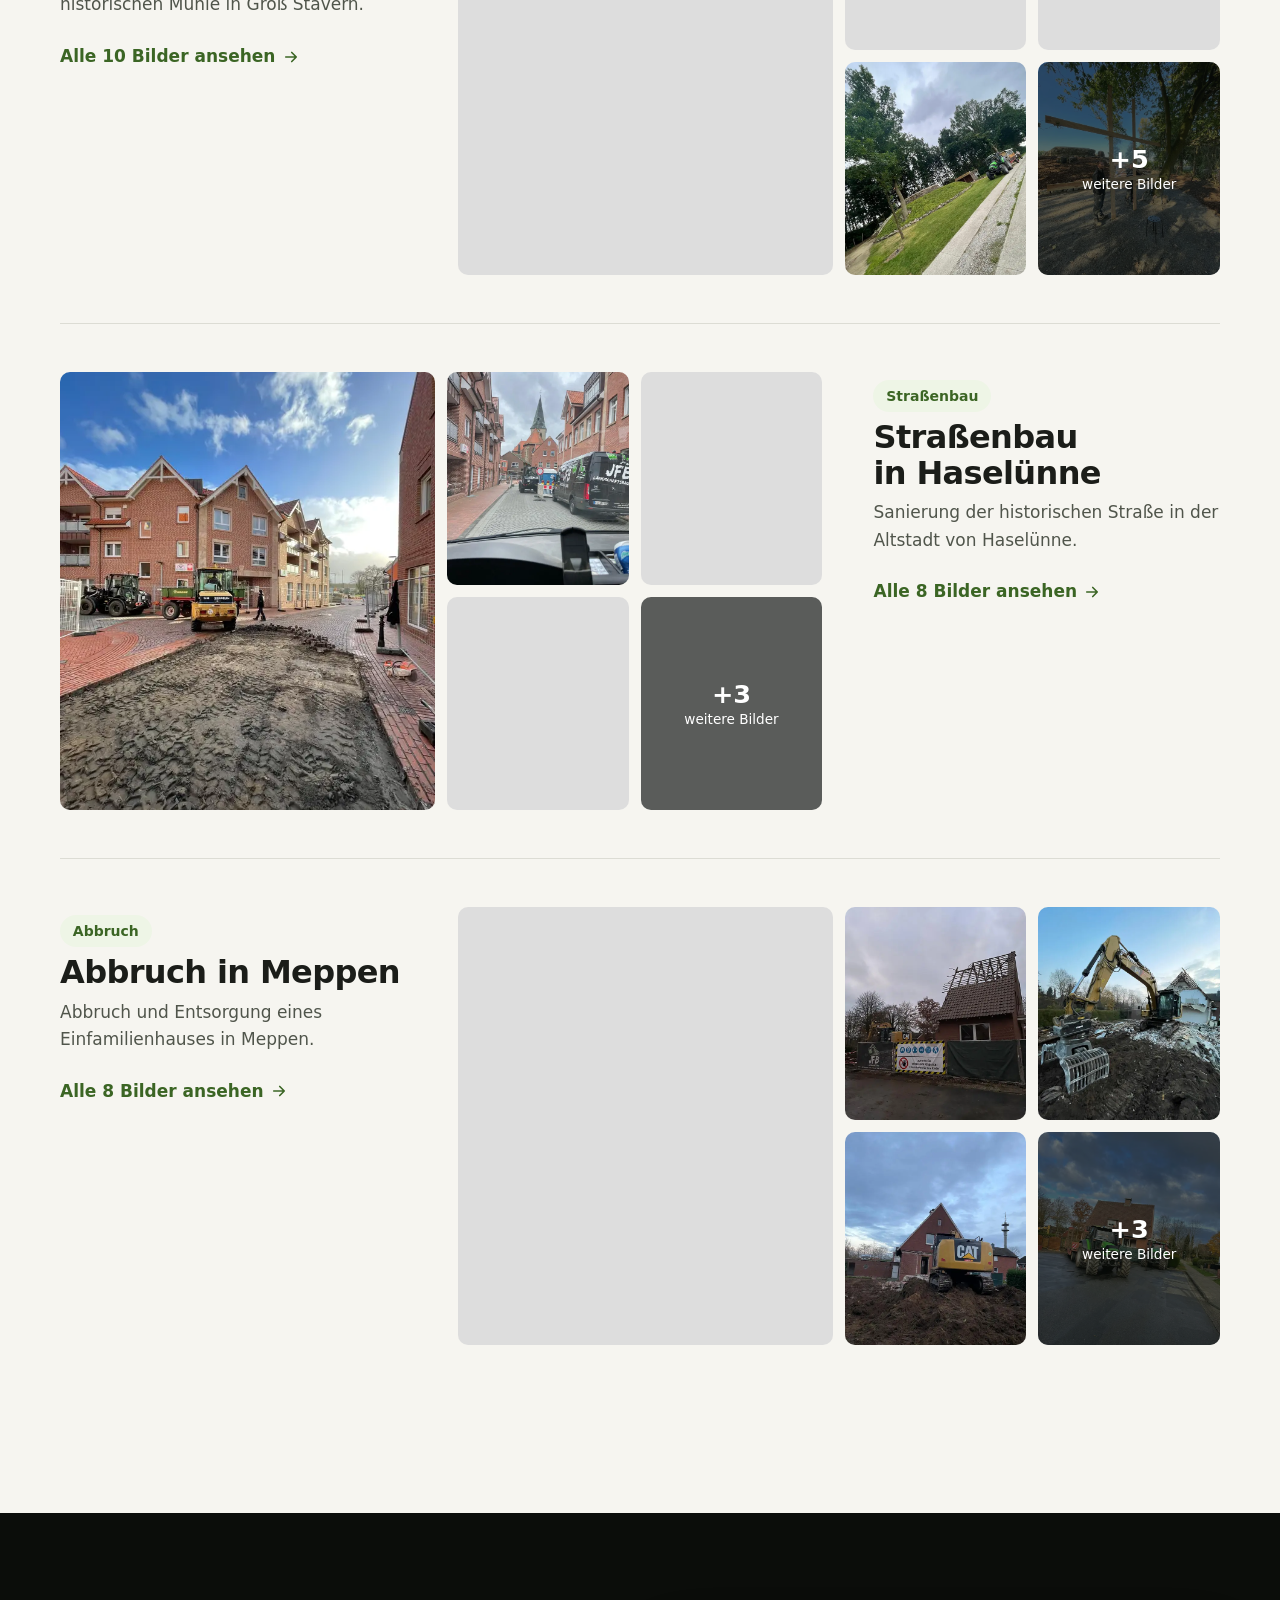
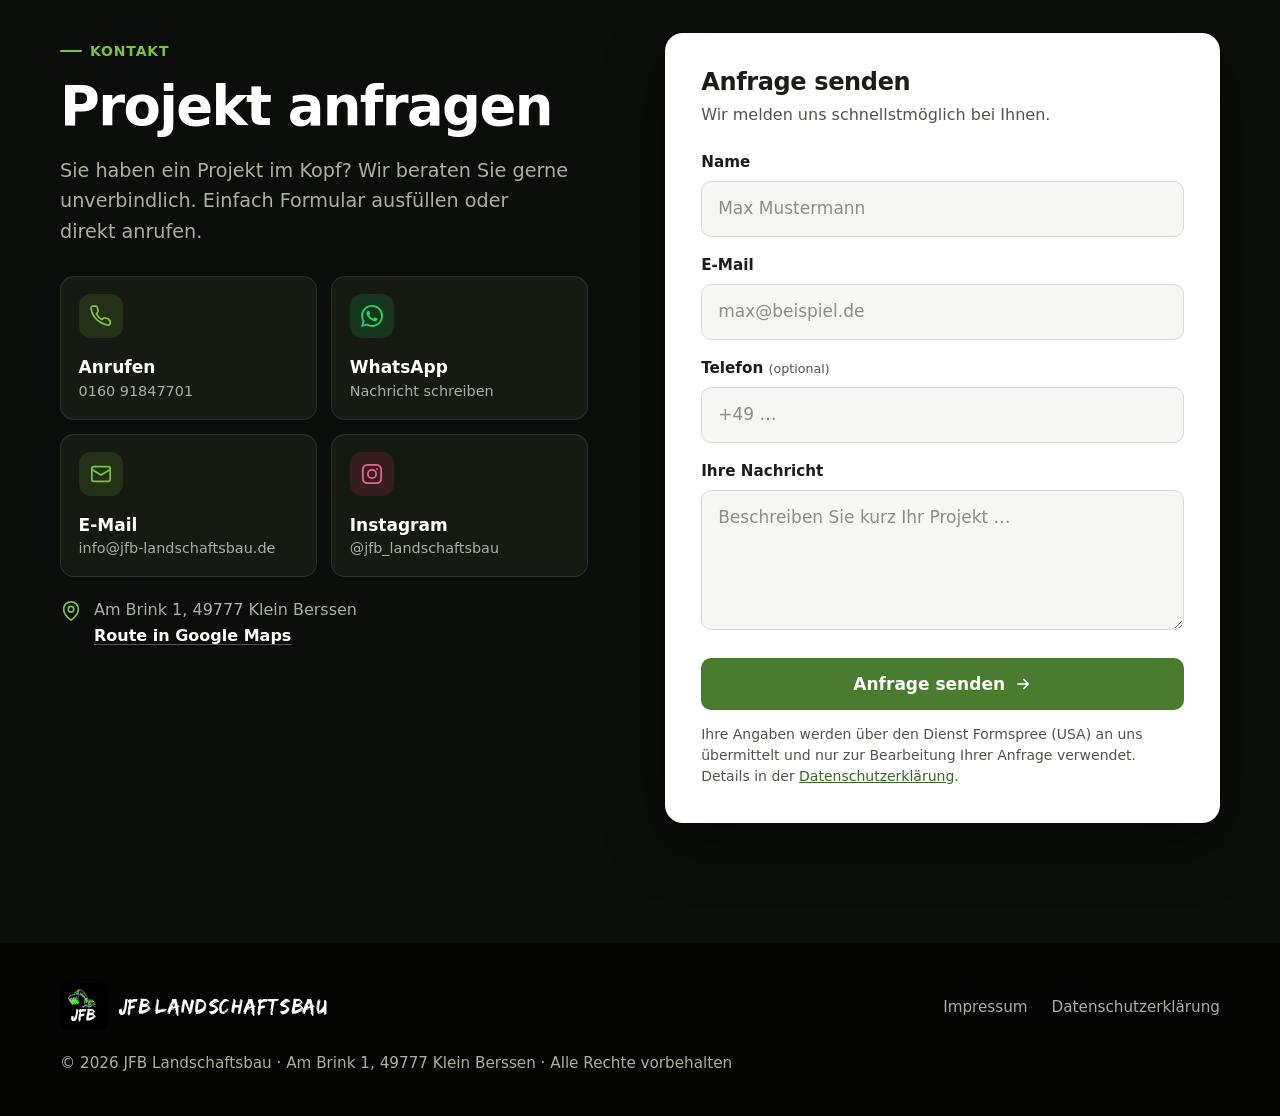
<file: neu.html>
<!DOCTYPE html>
<html lang="de">
<head>
<meta charset="UTF-8"/>
<meta name="viewport" content="width=device-width, initial-scale=1.0, viewport-fit=cover"/>
<title>JFB Landschaftsbau – Landschaftsbau, Straßenbau, Erdbau &amp; Abbruch im Emsland</title>
<meta name="description" content="JFB Landschaftsbau aus Klein Berssen (Emsland): Garten- und Landschaftsbau, Straßen- und Tiefbau, Erdbau und Abbruch – zuverlässig, sauber und termingerecht."/>
<meta name="theme-color" content="#0b0d0a"/>
<!-- Alternativentwurf: nicht indexieren, solange index.html die Startseite ist -->
<meta name="robots" content="noindex"/>
<link rel="canonical" href="https://sebutd.github.io/jfb/"/>

<meta property="og:type" content="website"/>
<meta property="og:locale" content="de_DE"/>
<meta property="og:site_name" content="JFB Landschaftsbau"/>
<meta property="og:title" content="JFB Landschaftsbau – Wir gestalten. Wir bauen. Wir bewegen."/>
<meta property="og:description" content="Landschaftsbau, Straßen- und Tiefbau, Erdbau und Abbruch aus Klein Berssen im Emsland."/>
<meta property="og:url" content="https://sebutd.github.io/jfb/"/>
<meta property="og:image" content="https://sebutd.github.io/jfb/og-image.jpg"/>
<meta property="og:image:width" content="1200"/>
<meta property="og:image:height" content="630"/>
<meta name="twitter:card" content="summary_large_image"/>

<link rel="icon" type="image/png" sizes="32x32" href="icons/favicon-32.png"/>
<link rel="icon" type="image/png" sizes="192x192" href="icons/icon-192.png"/>
<link rel="apple-touch-icon" href="icons/apple-touch-icon.png"/>
<link rel="manifest" href="site.webmanifest"/>
<link rel="preload" href="fonts/edo.woff2" as="font" type="font/woff2" crossorigin/>
<link rel="preload" as="image" href="abbruch/mittel/3.webp" imagesrcset="abbruch/klein/3.webp 600w, abbruch/mittel/3.webp 900w, abbruch/3.webp 1200w" imagesizes="(min-width:960px) 50vw, 100vw"/>

<script type="application/ld+json">
{
  "@context": "https://schema.org",
  "@type": "HomeAndConstructionBusiness",
  "name": "JFB Landschaftsbau",
  "url": "https://sebutd.github.io/jfb/",
  "logo": "https://sebutd.github.io/jfb/icons/icon-512.png",
  "image": "https://sebutd.github.io/jfb/og-image.jpg",
  "description": "Garten- und Landschaftsbau, Straßen- und Tiefbau, Erdbau und Abbruch aus Klein Berssen im Emsland.",
  "telephone": "+49 160 91847701",
  "email": "info@jfb-landschaftsbau.de",
  "foundingDate": "2020",
  "founder": {"@type": "Person", "name": "Johannes Ficker"},
  "vatID": "DE324026630",
  "address": {"@type": "PostalAddress","streetAddress": "Am Brink 1","postalCode": "49777","addressLocality": "Klein Berssen","addressRegion": "Niedersachsen","addressCountry": "DE"},
  "areaServed": "Emsland",
  "sameAs": ["https://www.instagram.com/jfb_landschaftsbau"]
}
</script>

<style>
@font-face{font-family:'Edo';src:url('fonts/edo.woff2') format('woff2');font-display:swap;}
*,*::before,*::after{margin:0;padding:0;box-sizing:border-box;}
:root{
  --ink:#0b0d0a;          /* fast schwarz, leicht grünstichig */
  --ink-2:#151a12;
  --ink-3:#20281b;
  --line-dark:rgba(255,255,255,.1);
  --green:#4a7c2f;
  --green-hi:#7cc142;     /* Akzent auf dunklem Grund */
  --green-text:#3b6524;   /* Akzent auf hellem Grund */
  --green-pale:#eef5e6;
  --paper:#f6f5f0;
  --white:#fff;
  --text:#1b1d19;
  --text-2:#50554b;
  --text-on-dark:#e9ebe5;
  --text-on-dark-2:#a9b0a2;
  --r:14px;
  --r-sm:10px;
  --gutter:clamp(16px,4.5vw,40px);
  --max:1240px;
  --head-h:64px;
  --bar-h:0px;
  --shadow:0 1px 2px rgba(0,0,0,.06),0 8px 24px rgba(0,0,0,.08);
}
html{-webkit-text-size-adjust:100%;text-size-adjust:100%;scroll-behavior:smooth;scroll-padding-top:calc(var(--head-h) + 12px);}
@media(prefers-reduced-motion:reduce){html{scroll-behavior:auto;}*,*::before,*::after{transition:none!important;animation:none!important;}}
body{font-family:system-ui,-apple-system,'Segoe UI',Roboto,sans-serif;font-size:1.0625rem;line-height:1.6;color:var(--text);background:var(--paper);overflow-x:clip;overflow-wrap:break-word;padding-bottom:var(--bar-h);}
body:has(dialog[open]){overflow:hidden;}
p,li{hyphens:auto;-webkit-hyphens:auto;text-wrap:pretty;}
h1,h2,h3{line-height:1.12;text-wrap:balance;letter-spacing:-.015em;}
a{color:inherit;text-decoration:none;}
img{display:block;max-width:100%;height:auto;}
button{font:inherit;color:inherit;}
:focus-visible{outline:3px solid var(--green-hi);outline-offset:3px;border-radius:4px;}
.wrap{max-width:var(--max);margin-inline:auto;padding-inline:var(--gutter);}
.skip{position:absolute;left:12px;top:-100px;z-index:300;background:var(--green);color:#fff;padding:.75rem 1.25rem;border-radius:8px;font-weight:600;}
.skip:focus{top:12px;}
.sr{position:absolute;width:1px;height:1px;overflow:hidden;clip:rect(0 0 0 0);white-space:nowrap;}

/* ── Buttons ── */
.btn{display:inline-flex;align-items:center;justify-content:center;gap:.55rem;min-height:52px;padding:.8rem 1.5rem;border-radius:999px;font-weight:650;font-size:1.0625rem;line-height:1.2;border:2px solid transparent;cursor:pointer;transition:background .2s,border-color .2s,color .2s,transform .15s;text-align:center;}
.btn:active{transform:scale(.98);}
.btn svg{flex-shrink:0;}
.btn-primary{background:var(--green);color:#fff;}
.btn-primary:hover{background:#5b9339;}
.btn-ghost{border-color:rgba(255,255,255,.35);color:#fff;background:rgba(0,0,0,.2);backdrop-filter:blur(6px);-webkit-backdrop-filter:blur(6px);}
.btn-ghost:hover{border-color:#fff;}

/* ── Kopfzeile ── */
.head{position:fixed;inset:0 0 auto 0;z-index:100;height:var(--head-h);padding-top:env(safe-area-inset-top);transition:background .3s,box-shadow .3s;}
.head.fest{background:rgba(11,13,10,.88);backdrop-filter:saturate(1.4) blur(12px);-webkit-backdrop-filter:saturate(1.4) blur(12px);box-shadow:0 1px 0 var(--line-dark);}
.head .wrap{height:100%;display:flex;align-items:center;justify-content:space-between;gap:1rem;}
.logo{display:flex;align-items:center;gap:.6rem;color:#fff;min-width:0;}
.logo img{width:44px;height:44px;border-radius:10px;flex-shrink:0;}
.logo span{font-family:'Edo',system-ui,sans-serif;font-size:1.2rem;letter-spacing:.03em;white-space:nowrap;}
.head nav{display:none;}
.head nav a{color:var(--text-on-dark);font-size:.98rem;font-weight:500;padding:.5rem .2rem;position:relative;}
.head nav a::after{content:'';position:absolute;left:0;right:0;bottom:2px;height:2px;background:var(--green-hi);transform:scaleX(0);transition:transform .25s;}
.head nav a:hover::after,.head nav a[aria-current="true"]::after{transform:scaleX(1);}
.head-tel{display:none;}
.menu-btn{width:48px;height:48px;border-radius:12px;border:1px solid rgba(255,255,255,.22);background:rgba(0,0,0,.25);display:grid;place-items:center;cursor:pointer;color:#fff;flex-shrink:0;}
.menu-btn span{display:block;width:20px;height:2px;background:currentColor;border-radius:2px;position:relative;transition:background .2s;}
.menu-btn span::before,.menu-btn span::after{content:'';position:absolute;left:0;width:20px;height:2px;background:currentColor;border-radius:2px;transition:transform .25s;}
.menu-btn span::before{top:-6px;}.menu-btn span::after{top:6px;}
.menu-btn[aria-expanded="true"] span{background:transparent;}
.menu-btn[aria-expanded="true"] span::before{transform:translateY(6px) rotate(45deg);}
.menu-btn[aria-expanded="true"] span::after{transform:translateY(-6px) rotate(-45deg);}

/* Vollflächiges Handymenü */
.menu{position:fixed;inset:0;z-index:99;background:var(--ink);color:#fff;padding:calc(var(--head-h) + env(safe-area-inset-top) + 24px) var(--gutter) calc(24px + env(safe-area-inset-bottom));display:flex;flex-direction:column;gap:2rem;opacity:0;visibility:hidden;transition:opacity .25s,visibility .25s;overflow-y:auto;}
.menu.offen{opacity:1;visibility:visible;}
.menu ol{list-style:none;counter-reset:m;}
.menu li a{display:flex;align-items:baseline;gap:1rem;padding:.9rem 0;border-bottom:1px solid var(--line-dark);font-size:clamp(1.6rem,7vw,2.2rem);font-weight:700;letter-spacing:-.02em;}
.menu li a::before{counter-increment:m;content:'0' counter(m);font-size:.9rem;font-weight:600;color:var(--green-hi);letter-spacing:.05em;}
.menu-kontakt{margin-top:auto;display:grid;gap:.75rem;}
.menu-kontakt .btn{width:100%;}
.menu-kontakt .btn-ghost{background:transparent;}

/* ── Hero ── */
.hero{position:relative;min-height:100svh;display:flex;align-items:flex-end;color:#fff;background:var(--ink);isolation:isolate;}
.hero-bild{position:absolute;inset:0;z-index:-1;}
.hero-bild img{width:100%;height:100%;object-fit:cover;object-position:50% 35%;}
.hero-bild::after{content:'';position:absolute;inset:0;background:linear-gradient(180deg,rgba(11,13,10,.65) 0%,rgba(11,13,10,.45) 14%,rgba(11,13,10,.82) 34%,rgba(11,13,10,.96) 55%,var(--ink) 100%);}
.hero-inhalt{width:100%;padding-top:calc(var(--head-h) + 32px);padding-bottom:clamp(28px,6vw,56px);}
.kicker{display:inline-flex;align-items:center;gap:.5rem;font-size:.9rem;font-weight:600;letter-spacing:.02em;color:var(--green-hi);margin-bottom:1rem;}
.kicker::before{content:'';width:28px;height:2px;background:currentColor;border-radius:2px;}
.hero h1{text-shadow:0 2px 24px rgba(0,0,0,.45);font-size:clamp(2.5rem,11vw,5.2rem);font-weight:800;letter-spacing:-.035em;line-height:1;margin-bottom:1.1rem;}
.hero h1 span{display:block;white-space:nowrap;}
.hero h1 .g{color:var(--green-hi);}
.hero-sub{font-size:clamp(1.0625rem,2.6vw,1.25rem);color:var(--text-on-dark);max-width:34ch;margin-bottom:1.6rem;}
.hero-btns{display:grid;gap:.75rem;}
.hero-fakten{list-style:none;display:grid;grid-template-columns:repeat(3,1fr);gap:1px;margin-top:2rem;border-top:1px solid var(--line-dark);padding-top:1.25rem;}
.hero-fakten li{display:flex;flex-direction:column;gap:.15rem;padding-right:.5rem;hyphens:manual;}
.hero-fakten strong{font-size:clamp(1.25rem,5vw,1.6rem);font-weight:750;letter-spacing:-.02em;}
.hero-fakten span{font-size:.85rem;color:var(--text-on-dark-2);line-height:1.35;}

/* ── Abschnitte ── */
.abschnitt{padding-block:clamp(64px,10vw,120px);}
.label{display:inline-flex;align-items:center;gap:.5rem;font-size:.875rem;font-weight:650;letter-spacing:.06em;text-transform:uppercase;color:var(--green-text);margin-bottom:.9rem;}
.label::before{content:'';width:22px;height:2px;background:currentColor;border-radius:2px;}
.dunkel .label{color:var(--green-hi);}
h2{font-size:clamp(2rem,6.4vw,3.4rem);font-weight:800;letter-spacing:-.03em;margin-bottom:1.1rem;}
.lead{font-size:clamp(1.0625rem,2.2vw,1.2rem);color:var(--text-2);max-width:60ch;}
.dunkel{background:var(--ink);color:var(--text-on-dark);}
.dunkel h2{color:#fff;}
.dunkel .lead{color:var(--text-on-dark-2);}
.kopf{margin-bottom:clamp(28px,5vw,48px);}

/* ── Über uns ── */
.ueber{display:grid;gap:2rem;}
.ueber-text p{color:var(--text-2);font-size:clamp(1.0625rem,2vw,1.15rem);margin-bottom:1rem;max-width:58ch;}
.ueber-text p:first-of-type{color:var(--text);font-size:clamp(1.15rem,2.4vw,1.3rem);line-height:1.5;}
.werte{list-style:none;display:grid;gap:.6rem;margin-top:1.5rem;}
.werte li{display:flex;align-items:center;gap:.75rem;font-weight:600;}
.werte svg{flex-shrink:0;color:var(--green);}
.ueber-bild{position:relative;margin:0;}
.ueber-bild img{width:100%;aspect-ratio:4/3;object-fit:cover;border-radius:var(--r);}
.ueber-bild figcaption{position:absolute;left:12px;bottom:12px;background:rgba(11,13,10,.78);backdrop-filter:blur(6px);-webkit-backdrop-filter:blur(6px);color:#fff;font-size:.875rem;padding:.4rem .8rem;border-radius:999px;}
.jahr-badge{position:absolute;right:-6px;top:-18px;width:104px;height:104px;border-radius:50%;background:var(--green);color:#fff;display:grid;place-content:center;text-align:center;line-height:1.05;box-shadow:var(--shadow);transform:rotate(-8deg);}
.jahr-badge small{font-size:.75rem;font-weight:600;letter-spacing:.05em;text-transform:uppercase;opacity:.9;}
.jahr-badge strong{font-size:1.75rem;font-weight:800;letter-spacing:-.02em;}

/* ── Leistungen ── */
.leistungen{list-style:none;display:grid;gap:14px;}
.leistung{position:relative;border-radius:var(--r);overflow:hidden;background:var(--ink-2);border:1px solid var(--line-dark);display:grid;grid-template-rows:150px auto;}
.leistung-bild{position:relative;}
.leistung-bild img{position:absolute;inset:0;width:100%;height:100%;object-fit:cover;object-position:50% 60%;}
.leistung-text{padding:1.1rem 1.1rem 1.2rem;}
.leistung .nr{font-size:.8rem;font-weight:700;color:var(--green-hi);letter-spacing:.08em;}
.leistung h3{font-size:1.3rem;font-weight:750;color:#fff;margin:.2rem 0 .45rem;}
.leistung p{font-size:1rem;color:var(--text-on-dark-2);line-height:1.55;}

/* ── Projekte ── */
.projekt{display:grid;gap:1.25rem;padding-block:clamp(28px,5vw,48px);border-top:1px solid #dcdcd4;}
.projekt:first-of-type{border-top:0;padding-top:0;}
.projekt-info h3{font-size:clamp(1.5rem,4.5vw,2rem);font-weight:800;letter-spacing:-.02em;margin:.5rem 0 .5rem;}
.projekt-info p{color:var(--text-2);}
.tag{display:inline-block;font-size:.875rem;font-weight:650;background:var(--green-pale);color:var(--green-text);padding:.3rem .8rem;border-radius:999px;}
.projekt-meta{display:flex;align-items:center;gap:.75rem;flex-wrap:wrap;margin-top:1rem;}
.alle{display:inline-flex;align-items:center;gap:.4rem;min-height:44px;font-weight:650;color:var(--green-text);background:none;border:0;cursor:pointer;padding:0;}
.alle:hover{text-decoration:underline;text-underline-offset:3px;}
.alle svg{transition:transform .2s;}
.alle:hover svg{transform:translateX(3px);}
/* Galerie: Handy = wischbarer Streifen mit Vorschau aufs nächste Bild */
.galerie{list-style:none;display:flex;gap:10px;overflow-x:auto;scroll-snap-type:x mandatory;overscroll-behavior-x:contain;scrollbar-width:none;margin-inline:calc(var(--gutter) * -1);padding-inline:var(--gutter);scroll-padding-inline:var(--gutter);}
.galerie::-webkit-scrollbar{display:none;}
.galerie li{flex:0 0 78%;scroll-snap-align:start;position:relative;}
.galerie a{display:block;border-radius:var(--r-sm);overflow:hidden;background:#ddd;position:relative;height:100%;}
.galerie img{width:100%;height:100%;aspect-ratio:4/5;object-fit:cover;transition:transform .5s ease;}
.galerie a:hover img{transform:scale(1.04);}
.galerie .mehr{display:none;}
.wisch{display:flex;align-items:center;gap:.5rem;font-size:.875rem;color:var(--text-2);margin-top:-.25rem;}
.wisch-balken{flex:1;height:3px;background:#dcdcd4;border-radius:3px;overflow:hidden;max-width:120px;}
.wisch-balken i{display:block;height:100%;background:var(--green);border-radius:3px;width:var(--fort,10%);transition:width .15s linear;}

/* ── Kontakt ── */
.kontakt{display:grid;gap:2.5rem;}
.wege{list-style:none;display:grid;grid-template-columns:1fr;gap:10px;margin-top:1.75rem;}
.weg{display:flex;align-items:center;gap:1rem;min-height:72px;padding:.85rem 1rem;border-radius:var(--r);background:var(--ink-2);border:1px solid var(--line-dark);transition:border-color .2s,background .2s;height:100%;}
.weg:hover{border-color:var(--green-hi);background:var(--ink-3);}
.weg-icon{width:44px;height:44px;border-radius:12px;display:grid;place-items:center;background:rgba(124,193,66,.14);color:var(--green-hi);}
.weg-icon{flex-shrink:0;}
.weg strong{display:block;color:#fff;font-size:1.0625rem;}
.weg-text span{display:block;font-size:.9rem;color:var(--text-on-dark-2);line-height:1.35;overflow-wrap:anywhere;}
.weg-wa .weg-icon{background:rgba(37,211,102,.14);color:#25D366;}
.weg-ig .weg-icon{background:rgba(225,48,108,.16);color:#f06292;}
.adresse{margin-top:1.25rem;display:flex;gap:.75rem;align-items:flex-start;color:var(--text-on-dark-2);font-size:1rem;}
.adresse a{color:#fff;font-weight:600;text-decoration:underline;text-decoration-color:rgba(255,255,255,.3);text-underline-offset:3px;}
.adresse a:hover{text-decoration-color:var(--green-hi);}
.adresse svg{flex-shrink:0;color:var(--green-hi);margin-top:.15rem;}

.formular{background:var(--white);color:var(--text);border-radius:calc(var(--r) + 4px);padding:clamp(20px,4vw,36px);box-shadow:0 20px 60px rgba(0,0,0,.35);}
.formular h3{font-size:1.5rem;font-weight:800;margin-bottom:.35rem;}
.formular > p{color:var(--text-2);margin-bottom:1.4rem;font-size:1rem;}
.felder{display:grid;gap:1rem;}
.feld label{display:block;font-size:.95rem;font-weight:600;margin-bottom:.4rem;}
.feld label small{font-weight:400;color:var(--text-2);}
.feld input,.feld textarea{width:100%;font:inherit;font-size:1.0625rem;color:var(--text);background:#f6f6f2;border:1.5px solid #dcdcd4;border-radius:var(--r-sm);padding:.85rem 1rem;transition:border-color .2s,background .2s,box-shadow .2s;-webkit-appearance:none;appearance:none;}
.feld input::placeholder,.feld textarea::placeholder{color:#8a8f84;}
.feld input:focus,.feld textarea:focus{outline:none;border-color:var(--green);background:#fff;box-shadow:0 0 0 4px rgba(74,124,47,.15);}
.feld textarea{min-height:140px;resize:vertical;}
.hp{position:absolute;left:-9999px;width:1px;height:1px;overflow:hidden;}
.formular .btn{width:100%;margin-top:1.25rem;border-radius:var(--r-sm);}
.formular .btn:disabled{opacity:.7;cursor:wait;}
.hinweis{font-size:.875rem;color:var(--text-2);margin-top:.9rem;line-height:1.5;}
.hinweis a{color:var(--green-text);text-decoration:underline;}
.status:empty{display:none;}
.status{border-radius:var(--r-sm);padding:1rem;margin-top:1rem;font-weight:600;}
.status.ok{background:var(--green-pale);color:var(--green-text);}
.status.fehler{background:#fdecea;color:#9b2c1f;}

/* ── Fußzeile ── */
.fuss{background:#050604;color:var(--text-on-dark-2);padding-block:2.5rem;font-size:.95rem;}
.fuss .wrap{display:grid;gap:1.25rem;}
.fuss .logo span{font-size:1.1rem;}
.fuss-links{display:flex;flex-wrap:wrap;gap:.25rem 1.5rem;}
.fuss-links a{padding:.5rem 0;display:inline-block;}
.fuss-links a:hover{color:var(--green-hi);}

/* ── Aktionsleiste am Handy ── */
.leiste{position:fixed;left:0;right:0;bottom:0;z-index:90;display:grid;grid-template-columns:1fr 1fr 1.35fr;gap:8px;padding:8px 10px calc(8px + env(safe-area-inset-bottom));background:rgba(11,13,10,.92);backdrop-filter:blur(12px);-webkit-backdrop-filter:blur(12px);border-top:1px solid var(--line-dark);transform:translateY(110%);transition:transform .3s ease;}
.leiste.zeigen{transform:none;}
.leiste a{display:flex;align-items:center;justify-content:center;gap:.45rem;min-height:50px;border-radius:12px;font-weight:650;font-size:.98rem;color:#fff;background:var(--ink-3);}
.leiste a.haupt{background:var(--green);}
.leiste svg{flex-shrink:0;}

/* ── Großansicht ── */
.lb{border:0;padding:0;margin:0;width:100%;height:100%;max-width:none;max-height:none;background:#000;color:#fff;}
.lb[open]{display:grid;grid-template-rows:auto minmax(0,1fr) auto;grid-template-columns:minmax(0,1fr);position:fixed;inset:0;}
.lb::backdrop{background:#000;}
.lb-kopf{display:flex;align-items:center;justify-content:space-between;gap:1rem;padding:calc(10px + env(safe-area-inset-top)) 14px 10px;}
.lb-titel{min-width:0;}
.lb-titel h3{font-size:1.05rem;font-weight:700;white-space:nowrap;overflow:hidden;text-overflow:ellipsis;}
.lb-titel p{font-size:.9rem;color:#aaa;}
.lb-zu{width:48px;height:48px;border-radius:50%;border:0;background:rgba(255,255,255,.12);cursor:pointer;display:grid;place-items:center;flex-shrink:0;}
.lb-zu:hover{background:rgba(255,255,255,.22);}
.lb-buehne{position:relative;min-height:0;}
.lb-track{display:flex;height:100%;overflow-x:auto;scroll-snap-type:x mandatory;overscroll-behavior:contain;scrollbar-width:none;}
.lb-track::-webkit-scrollbar{display:none;}
.lb-track:focus{outline:none;}
.lb-track img{flex:0 0 100%;width:100%;height:100%;object-fit:contain;scroll-snap-align:center;}
.lb-pfeil{position:absolute;top:50%;transform:translateY(-50%);width:52px;height:52px;border-radius:50%;border:0;background:rgba(255,255,255,.12);cursor:pointer;display:none;place-items:center;backdrop-filter:blur(6px);}
.lb-pfeil:hover{background:rgba(255,255,255,.25);}
.lb-pfeil:disabled{opacity:.3;cursor:default;}
.lb-zurueck{left:16px;}.lb-vor{right:16px;}
.lb-fuss{padding:10px 14px calc(14px + env(safe-area-inset-bottom));}
.lb-daumen{display:flex;gap:6px;overflow-x:auto;scrollbar-width:none;justify-content:safe center;}
.lb-daumen::-webkit-scrollbar{display:none;}
.lb-daumen button{flex:0 0 52px;height:64px;border-radius:6px;overflow:hidden;border:2px solid transparent;padding:0;cursor:pointer;opacity:.5;transition:opacity .2s,border-color .2s;background:#222;}
.lb-daumen button[aria-current="true"]{opacity:1;border-color:var(--green-hi);}
.lb-daumen img{width:100%;height:100%;object-fit:cover;}

/* ═════════ ab Tablet ═════════ */
@media(min-width:640px){
  .hero-btns{display:flex;flex-wrap:wrap;}
  .leistungen{grid-template-columns:1fr 1fr;}
  .leistung{grid-template-columns:1fr;grid-template-rows:180px auto;}
  .galerie li{flex-basis:42%;}
  .wege{grid-template-columns:1fr 1fr;}
  .fuss .wrap{grid-template-columns:1fr auto;align-items:center;}
  .fuss-copy{grid-column:1/-1;}
}

/* ═════════ Desktop ═════════ */
@media(min-width:960px){
  :root{--head-h:76px;}
  body{padding-bottom:0;}
  .leiste{display:none;}
  .menu-btn,.menu{display:none;}
  .head nav{display:flex;gap:1.75rem;}
  .head-tel{display:inline-flex;min-height:44px;padding:.55rem 1.1rem;font-size:.95rem;}
  .logo img{width:48px;height:48px;}
  .logo span{font-size:1.35rem;}

  /* Hero: geteilt – Text links, Bild rechts */
  .hero{min-height:min(100svh,860px);align-items:stretch;}
  .hero-bild{left:50%;}
  .hero-bild::after{background:linear-gradient(90deg,var(--ink) 0%,rgba(11,13,10,.35) 22%,rgba(11,13,10,0) 50%),linear-gradient(0deg,rgba(11,13,10,.5),transparent 35%);}
  .hero-inhalt{display:flex;flex-direction:column;justify-content:center;padding-top:calc(var(--head-h) + 48px);padding-bottom:64px;}
  .hero-inhalt > *{max-width:560px;}
  .hero h1{font-size:clamp(3.4rem,5.4vw,5.2rem);max-width:none;}
  .hero-fakten{max-width:520px;margin-top:3rem;}

  .ueber{grid-template-columns:1.1fr 1fr;gap:clamp(48px,6vw,96px);align-items:center;}
  .ueber-bild img{aspect-ratio:4/5;}
  .jahr-badge{width:128px;height:128px;left:-40px;right:auto;top:40px;}
  .jahr-badge strong{font-size:2.1rem;}
  .werte{grid-template-columns:1fr 1fr;}

  .leistungen{grid-template-columns:repeat(4,1fr);gap:18px;}
  .leistung{grid-template-rows:240px auto;transition:transform .3s,border-color .3s;}
  .leistung:hover{transform:translateY(-4px);border-color:rgba(124,193,66,.5);}
  .leistung-bild img{transition:transform .6s;}
  .leistung:hover .leistung-bild img{transform:scale(1.05);}
  .leistung-text{padding:1.4rem 1.4rem 1.6rem;}

  /* Projekte: Infospalte + Bild-Mosaik */
  .projekt{grid-template-columns:minmax(260px,1fr) 2.2fr;gap:clamp(32px,4vw,64px);align-items:start;}
  .projekt:nth-of-type(even){grid-template-columns:2.2fr minmax(260px,1fr);}
  .projekt:nth-of-type(even) .projekt-info{order:2;}
  .projekt-info{position:sticky;top:calc(var(--head-h) + 32px);padding-top:.5rem;}
  .wisch{display:none;}
  .galerie{display:grid;grid-template-columns:repeat(4,1fr);grid-template-rows:repeat(2,minmax(0,1fr));aspect-ratio:2/1.15;gap:12px;overflow:visible;margin:0;padding:0;}
  .galerie li{flex:none;}
  .galerie li:first-child{grid-column:span 2;grid-row:span 2;}
  .galerie li:nth-child(n+6){display:none;}
  .galerie img{aspect-ratio:auto;}
  .galerie .mehr{position:absolute;inset:0;display:grid;place-content:center;text-align:center;background:rgba(11,13,10,.62);color:#fff;font-weight:700;font-size:1.6rem;line-height:1.1;transition:background .2s;}
  .galerie .mehr small{display:block;font-size:.85rem;font-weight:500;margin-top:.25rem;}
  .galerie a:hover .mehr{background:rgba(74,124,47,.8);}

  .kontakt{grid-template-columns:1fr 1.05fr;gap:clamp(48px,6vw,96px);align-items:start;}
  .weg{flex-direction:column;align-items:flex-start;justify-content:space-between;min-height:128px;padding:1.1rem;}

  .lb-pfeil{display:grid;}
  .lb-track img{padding:0 84px;}
  .lb-daumen button{flex-basis:60px;height:76px;}
}
@media(min-width:1200px){
  .wege{gap:14px;}
}
/* sehr schmale Handys */
@media(max-width:370px){
  .logo span{font-size:1.05rem;}
  .logo img{width:40px;height:40px;}
  .hero-fakten span{font-size:.8rem;}
  .leiste{grid-template-columns:1fr 1fr 1.2fr;gap:6px;padding-inline:8px;}
  .leiste a{font-size:.9rem;gap:.3rem;}
}
/* Querformat am Handy: Hero nicht unendlich hoch */
@media(max-height:500px) and (orientation:landscape){
  .hero{min-height:auto;}
  .hero-fakten{display:none;}
}
</style>
</head>
<body>
<a class="skip" href="#main">Zum Inhalt springen</a>

<header class="head" id="kopf">
  <div class="wrap">
    <a class="logo" href="#top" aria-label="JFB Landschaftsbau – zum Seitenanfang">
      <img src="icons/logo-96.png" srcset="icons/logo-96.png 1x, icons/icon-192.png 2x" alt="" width="48" height="48"/>
      <span>JFB Landschaftsbau</span>
    </a>
    <nav aria-label="Hauptnavigation">
      <a href="#ueber">Über uns</a>
      <a href="#leistungen">Leistungen</a>
      <a href="#projekte">Projekte</a>
      <a href="#kontakt">Kontakt</a>
    </nav>
    <a class="btn btn-primary head-tel" href="tel:+4916091847701">
      <svg width="18" height="18" viewBox="0 0 24 24" fill="none" stroke="currentColor" stroke-width="2" stroke-linecap="round" stroke-linejoin="round" aria-hidden="true"><path d="M22 16.92v3a2 2 0 0 1-2.18 2 19.79 19.79 0 0 1-8.63-3.07A19.5 19.5 0 0 1 4.15 12 19.79 19.79 0 0 1 1.08 3.4 2 2 0 0 1 3.05 1.25h3a2 2 0 0 1 2 1.72 12.84 12.84 0 0 0 .7 2.81 2 2 0 0 1-.45 2.11L7.09 9.91a16 16 0 0 0 6 6l1.27-1.27a2 2 0 0 1 2.11-.45 12.84 12.84 0 0 0 2.81.7A2 2 0 0 1 21 16.92z"/></svg>
      0160 91847701
    </a>
    <button class="menu-btn" type="button" aria-label="Menü öffnen" aria-controls="menu" aria-expanded="false"><span></span></button>
  </div>
</header>

<div class="menu" id="menu" hidden>
  <ol>
    <li><a href="#ueber">Über uns</a></li>
    <li><a href="#leistungen">Leistungen</a></li>
    <li><a href="#projekte">Projekte</a></li>
    <li><a href="#kontakt">Kontakt</a></li>
  </ol>
  <div class="menu-kontakt">
    <a class="btn btn-primary" href="tel:+4916091847701"><svg width="20" height="20" viewBox="0 0 24 24" fill="none" stroke="currentColor" stroke-width="2" stroke-linecap="round" stroke-linejoin="round" aria-hidden="true"><path d="M22 16.92v3a2 2 0 0 1-2.18 2 19.79 19.79 0 0 1-8.63-3.07A19.5 19.5 0 0 1 4.15 12 19.79 19.79 0 0 1 1.08 3.4 2 2 0 0 1 3.05 1.25h3a2 2 0 0 1 2 1.72 12.84 12.84 0 0 0 .7 2.81 2 2 0 0 1-.45 2.11L7.09 9.91a16 16 0 0 0 6 6l1.27-1.27a2 2 0 0 1 2.11-.45 12.84 12.84 0 0 0 2.81.7A2 2 0 0 1 21 16.92z"/></svg>Jetzt anrufen</a>
    <a class="btn btn-ghost" href="https://wa.me/4916091847701" target="_blank" rel="noopener"><svg width="20" height="20" viewBox="0 0 24 24" fill="currentColor" aria-hidden="true"><path d="M17.472 14.382c-.297-.149-1.758-.867-2.03-.967-.273-.099-.471-.148-.67.15-.197.297-.767.966-.94 1.164-.173.199-.347.223-.644.075-.297-.15-1.255-.463-2.39-1.475-.883-.788-1.48-1.761-1.653-2.059-.173-.297-.018-.458.13-.606.134-.133.298-.347.446-.52.149-.174.198-.298.298-.497.099-.198.05-.371-.025-.52-.075-.149-.669-1.612-.916-2.207-.242-.579-.487-.5-.669-.51-.173-.008-.371-.01-.57-.01-.198 0-.52.074-.792.372-.272.297-1.04 1.016-1.04 2.479 0 1.462 1.065 2.875 1.213 3.074.149.198 2.096 3.2 5.077 4.487.709.306 1.262.489 1.694.625.712.227 1.36.195 1.871.118.571-.085 1.758-.719 2.006-1.413.248-.694.248-1.289.173-1.413-.074-.124-.272-.198-.57-.347m-5.421 7.403h-.004a9.87 9.87 0 0 1-5.031-1.378l-.361-.214-3.741.982.998-3.648-.235-.374a9.86 9.86 0 0 1-1.51-5.26c.001-5.45 4.436-9.884 9.888-9.884 2.64 0 5.122 1.03 6.988 2.898a9.825 9.825 0 0 1 2.893 6.994c-.003 5.45-4.437 9.884-9.885 9.884m8.413-18.297A11.815 11.815 0 0 0 12.05 0C5.495 0 .16 5.335.157 11.892c0 2.096.547 4.142 1.588 5.945L.057 24l6.305-1.654a11.882 11.882 0 0 0 5.683 1.448h.005c6.554 0 11.89-5.335 11.893-11.893a11.821 11.821 0 0 0-3.48-8.413z"/></svg>WhatsApp schreiben</a>
  </div>
</div>

<main id="main">
<!-- HERO -->
<section class="hero" id="top" aria-labelledby="h-hero">
  <div class="hero-bild">
    <img src="abbruch/mittel/3.webp" srcset="abbruch/klein/3.webp 600w, abbruch/mittel/3.webp 900w, abbruch/3.webp 1200w" sizes="(min-width:960px) 50vw, 100vw" alt="Bagger von JFB Landschaftsbau bei Abbrucharbeiten in Meppen" width="900" height="1200" fetchpriority="high"/>
  </div>
  <div class="wrap hero-inhalt">
    <p class="kicker">Landschafts-, Straßen-, Erdbau &amp; Abbruch im Emsland</p>
    <h1 id="h-hero"><span>Wir gestalten.</span><span class="g">Wir bauen.</span><span class="g">Wir bewegen.</span></h1>
    <p class="hero-sub">Handwerkliche Qualität und zuverlässige Ausführung – von der Gartengestaltung bis zum Straßen- und Tiefbau.</p>
    <div class="hero-btns">
      <a href="#kontakt" class="btn btn-primary">Projekt anfragen
        <svg width="18" height="18" viewBox="0 0 24 24" fill="none" stroke="currentColor" stroke-width="2.2" stroke-linecap="round" stroke-linejoin="round" aria-hidden="true"><path d="M5 12h14M13 6l6 6-6 6"/></svg></a>
      <a href="#projekte" class="btn btn-ghost">Unsere Arbeiten ansehen</a>
    </div>
    <ul class="hero-fakten">
      <li><strong>2020</strong><span>gegründet</span></li>
      <li><strong>4</strong><span>Leistungs&shy;bereiche</span></li>
      <li><strong>Emsland</strong><span>Klein Berssen &amp; Umgebung</span></li>
    </ul>
  </div>
</section>

<!-- ÜBER UNS -->
<section class="abschnitt" id="ueber" aria-labelledby="h-ueber">
  <div class="wrap ueber">
    <div class="ueber-text">
      <p class="label">Über uns</p>
      <h2 id="h-ueber">Mit Leidenschaft gebaut – seit 2020.</h2>
      <p>JFB Landschaftsbau wurde 2020 gegründet und ist seitdem stetig gewachsen. Mit einem engagierten und erfahrenen Team übernehmen wir Projekte rund um Landschaftsbau, Straßen- und Tiefbau, Erdbau sowie Abbrucharbeiten.</p>
      <p>Egal ob privater Garten, öffentliche Verkehrsfläche oder industrielles Gelände – wir setzen jedes Projekt mit dem gleichen Anspruch um:</p>
      <ul class="werte">
        <li><svg width="22" height="22" viewBox="0 0 24 24" fill="none" stroke="currentColor" stroke-width="2.2" stroke-linecap="round" stroke-linejoin="round" aria-hidden="true"><circle cx="12" cy="12" r="10" stroke-width="1.8"/><path d="m8 12.5 2.5 2.5L16 9.5"/></svg>Sauber</li>
        <li><svg width="22" height="22" viewBox="0 0 24 24" fill="none" stroke="currentColor" stroke-width="2.2" stroke-linecap="round" stroke-linejoin="round" aria-hidden="true"><circle cx="12" cy="12" r="10" stroke-width="1.8"/><path d="m8 12.5 2.5 2.5L16 9.5"/></svg>Zuverlässig</li>
        <li><svg width="22" height="22" viewBox="0 0 24 24" fill="none" stroke="currentColor" stroke-width="2.2" stroke-linecap="round" stroke-linejoin="round" aria-hidden="true"><circle cx="12" cy="12" r="10" stroke-width="1.8"/><path d="m8 12.5 2.5 2.5L16 9.5"/></svg>Termingerecht</li>
        <li><svg width="22" height="22" viewBox="0 0 24 24" fill="none" stroke="currentColor" stroke-width="2.2" stroke-linecap="round" stroke-linejoin="round" aria-hidden="true"><circle cx="12" cy="12" r="10" stroke-width="1.8"/><path d="m8 12.5 2.5 2.5L16 9.5"/></svg>Privat &amp; öffentlich</li>
      </ul>
    </div>
    <figure class="ueber-bild">
      <!-- Übergangsweise ein Projektfoto; später durch ein Teamfoto ersetzen -->
      <img src="strassenbau/mittel/1.webp" srcset="strassenbau/klein/1.webp 600w, strassenbau/mittel/1.webp 900w, strassenbau/1.webp 1200w" sizes="(min-width:960px) 45vw, 100vw" alt="Baustelle von JFB Landschaftsbau: Straßensanierung in der Altstadt von Haselünne" width="900" height="1200" loading="lazy" decoding="async"/>
      <figcaption>Straßenbau in Haselünne</figcaption>
      <div class="jahr-badge" aria-hidden="true"><small>seit</small><strong>2020</strong></div>
    </figure>
  </div>
</section>

<!-- LEISTUNGEN -->
<section class="abschnitt dunkel" id="leistungen" aria-labelledby="h-leistungen">
  <div class="wrap">
    <div class="kopf">
      <p class="label">Was wir tun</p>
      <h2 id="h-leistungen">Unsere Leistungen</h2>
      <p class="lead">Vier Bereiche, ein Anspruch: Alles aus einer Hand – für private, öffentliche und gewerbliche Auftraggeber.</p>
    </div>
    <ul class="leistungen">
      <li class="leistung">
        <div class="leistung-bild"><img src="muehlenbau/klein/2.webp" srcset="muehlenbau/klein/2.webp 600w, muehlenbau/mittel/2.webp 900w" sizes="(min-width:960px) 25vw, (min-width:640px) 50vw, 112px" alt="Neu angelegter Weg mit Grünfläche an der Mühle in Groß Stavern" width="600" height="800" loading="lazy" decoding="async"/></div>
        <div class="leistung-text"><span class="nr">01</span><h3>Landschaftsbau</h3><p>Individuelle Gestaltung von Außenanlagen – von der Gartenplanung über Bepflanzung bis hin zu Wegen, Terrassen und Pflasterarbeiten.</p></div>
      </li>
      <li class="leistung">
        <div class="leistung-bild"><img src="strassenbau/klein/2.webp" srcset="strassenbau/klein/2.webp 600w, strassenbau/mittel/2.webp 900w" sizes="(min-width:960px) 25vw, (min-width:640px) 50vw, 112px" alt="Gepflasterte Straße in der Altstadt von Haselünne" width="600" height="800" loading="lazy" decoding="async"/></div>
        <div class="leistung-text"><span class="nr">02</span><h3>Straßen- und Tiefbau</h3><p>Professionelle Ausführung von Straßenbaumaßnahmen, Kanalbauarbeiten und Tiefbauprojekten für private und öffentliche Auftraggeber.</p></div>
      </li>
      <li class="leistung">
        <div class="leistung-bild"><img src="muehlenbau/klein/4.webp" srcset="muehlenbau/klein/4.webp 600w, muehlenbau/mittel/4.webp 900w" sizes="(min-width:960px) 25vw, (min-width:640px) 50vw, 112px" alt="Aufgeschütteter Erdhügel auf einer Baustelle" width="600" height="800" loading="lazy" decoding="async"/></div>
        <div class="leistung-text"><span class="nr">03</span><h3>Erdbau</h3><p>Erdarbeiten jeder Größenordnung – Aushub, Planierung, Geländemodellierung und Verfüllung mit modernen Maschinen und erfahrenem Personal.</p></div>
      </li>
      <li class="leistung">
        <div class="leistung-bild"><img src="abbruch/klein/4.webp" srcset="abbruch/klein/4.webp 600w, abbruch/mittel/4.webp 900w" sizes="(min-width:960px) 25vw, (min-width:640px) 50vw, 112px" alt="Bagger beim Abbruch eines Hauses" width="600" height="800" loading="lazy" decoding="async"/></div>
        <div class="leistung-text"><span class="nr">04</span><h3>Abbruch</h3><p>Kontrollierter Rückbau und fachgerechte Entsorgung von Gebäuden, Befestigungen und Bauwerken – sicher, sauber und umweltgerecht.</p></div>
      </li>
    </ul>
  </div>
</section>

<!-- PROJEKTE -->
<section class="abschnitt" id="projekte" aria-labelledby="h-projekte">
  <div class="wrap">
    <div class="kopf">
      <p class="label">Referenzen</p>
      <h2 id="h-projekte">Ausgewählte Projekte</h2>
    </div>
    <article class="projekt">
      <div class="projekt-info">
        <span class="tag">Landschaftsbau</span>
        <h3>Mühlenbau in Groß Stavern</h3>
        <p>Komplette Neugestaltung der historischen Mühle in Groß Stavern.</p>
        <div class="projekt-meta">
          <button class="alle" type="button">Alle 10 Bilder ansehen <svg width="18" height="18" viewBox="0 0 24 24" fill="none" stroke="currentColor" stroke-width="2.2" stroke-linecap="round" stroke-linejoin="round" aria-hidden="true"><path d="M5 12h14M13 6l6 6-6 6"/></svg></button>
        </div>
      </div>
      <ul class="galerie" aria-label="Bilder: Mühlenbau in Groß Stavern">
        <li><a href="muehlenbau/1.webp" data-mittel="muehlenbau/mittel/1.webp"><img src="muehlenbau/klein/1.webp" srcset="muehlenbau/klein/1.webp 600w, muehlenbau/mittel/1.webp 900w" sizes="(min-width:960px) 34vw, (min-width:640px) 42vw, 78vw" alt="Mühlenbau in Groß Stavern – Bild 1 von 10" width="600" height="800" loading="lazy" decoding="async"/></a></li>
        <li><a href="muehlenbau/3.webp" data-mittel="muehlenbau/mittel/3.webp"><img src="muehlenbau/klein/3.webp" srcset="muehlenbau/klein/3.webp 600w, muehlenbau/mittel/3.webp 900w" sizes="(min-width:960px) 17vw, (min-width:640px) 42vw, 78vw" alt="Mühlenbau in Groß Stavern – Bild 2 von 10" width="600" height="800" loading="lazy" decoding="async"/></a></li>
        <li><a href="muehlenbau/8.webp" data-mittel="muehlenbau/mittel/8.webp"><img src="muehlenbau/klein/8.webp" srcset="muehlenbau/klein/8.webp 600w, muehlenbau/mittel/8.webp 900w" sizes="(min-width:960px) 17vw, (min-width:640px) 42vw, 78vw" alt="Mühlenbau in Groß Stavern – Bild 3 von 10" width="600" height="800" loading="lazy" decoding="async"/></a></li>
        <li><a href="muehlenbau/10.webp" data-mittel="muehlenbau/mittel/10.webp"><img src="muehlenbau/klein/10.webp" srcset="muehlenbau/klein/10.webp 600w, muehlenbau/mittel/10.webp 900w" sizes="(min-width:960px) 17vw, (min-width:640px) 42vw, 78vw" alt="Mühlenbau in Groß Stavern – Bild 4 von 10" width="600" height="800" loading="lazy" decoding="async"/></a></li>
        <li><a href="muehlenbau/6.webp" data-mittel="muehlenbau/mittel/6.webp"><img src="muehlenbau/klein/6.webp" srcset="muehlenbau/klein/6.webp 600w, muehlenbau/mittel/6.webp 900w" sizes="(min-width:960px) 17vw, (min-width:640px) 42vw, 78vw" alt="Mühlenbau in Groß Stavern – Bild 5 von 10" width="600" height="800" loading="lazy" decoding="async"/><span class="mehr" aria-hidden="true">+5<small>weitere Bilder</small></span></a></li>
        <li><a href="muehlenbau/2.webp" data-mittel="muehlenbau/mittel/2.webp"><img src="muehlenbau/klein/2.webp" srcset="muehlenbau/klein/2.webp 600w, muehlenbau/mittel/2.webp 900w" sizes="(min-width:960px) 17vw, (min-width:640px) 42vw, 78vw" alt="Mühlenbau in Groß Stavern – Bild 6 von 10" width="600" height="800" loading="lazy" decoding="async"/></a></li>
        <li><a href="muehlenbau/4.webp" data-mittel="muehlenbau/mittel/4.webp"><img src="muehlenbau/klein/4.webp" srcset="muehlenbau/klein/4.webp 600w, muehlenbau/mittel/4.webp 900w" sizes="(min-width:960px) 17vw, (min-width:640px) 42vw, 78vw" alt="Mühlenbau in Groß Stavern – Bild 7 von 10" width="600" height="800" loading="lazy" decoding="async"/></a></li>
        <li><a href="muehlenbau/5.webp" data-mittel="muehlenbau/mittel/5.webp"><img src="muehlenbau/klein/5.webp" srcset="muehlenbau/klein/5.webp 600w, muehlenbau/mittel/5.webp 900w" sizes="(min-width:960px) 17vw, (min-width:640px) 42vw, 78vw" alt="Mühlenbau in Groß Stavern – Bild 8 von 10" width="600" height="800" loading="lazy" decoding="async"/></a></li>
        <li><a href="muehlenbau/7.webp" data-mittel="muehlenbau/mittel/7.webp"><img src="muehlenbau/klein/7.webp" srcset="muehlenbau/klein/7.webp 600w, muehlenbau/mittel/7.webp 900w" sizes="(min-width:960px) 17vw, (min-width:640px) 42vw, 78vw" alt="Mühlenbau in Groß Stavern – Bild 9 von 10" width="600" height="800" loading="lazy" decoding="async"/></a></li>
        <li><a href="muehlenbau/9.webp" data-mittel="muehlenbau/mittel/9.webp"><img src="muehlenbau/klein/9.webp" srcset="muehlenbau/klein/9.webp 600w, muehlenbau/mittel/9.webp 900w" sizes="(min-width:960px) 17vw, (min-width:640px) 42vw, 78vw" alt="Mühlenbau in Groß Stavern – Bild 10 von 10" width="600" height="800" loading="lazy" decoding="async"/></a></li>
      </ul>
      <p class="wisch" aria-hidden="true"><span class="wisch-balken"><i></i></span> Wischen für mehr Bilder</p>
    </article>
    <article class="projekt">
      <div class="projekt-info">
        <span class="tag">Straßenbau</span>
        <h3>Straßenbau in Haselünne</h3>
        <p>Sanierung der historischen Straße in der Altstadt von Haselünne.</p>
        <div class="projekt-meta">
          <button class="alle" type="button">Alle 8 Bilder ansehen <svg width="18" height="18" viewBox="0 0 24 24" fill="none" stroke="currentColor" stroke-width="2.2" stroke-linecap="round" stroke-linejoin="round" aria-hidden="true"><path d="M5 12h14M13 6l6 6-6 6"/></svg></button>
        </div>
      </div>
      <ul class="galerie" aria-label="Bilder: Straßenbau in Haselünne">
        <li><a href="strassenbau/1.webp" data-mittel="strassenbau/mittel/1.webp"><img src="strassenbau/klein/1.webp" srcset="strassenbau/klein/1.webp 600w, strassenbau/mittel/1.webp 900w" sizes="(min-width:960px) 34vw, (min-width:640px) 42vw, 78vw" alt="Straßenbau in Haselünne – Bild 1 von 8" width="600" height="800" loading="lazy" decoding="async"/></a></li>
        <li><a href="strassenbau/4.webp" data-mittel="strassenbau/mittel/4.webp"><img src="strassenbau/klein/4.webp" srcset="strassenbau/klein/4.webp 600w, strassenbau/mittel/4.webp 900w" sizes="(min-width:960px) 17vw, (min-width:640px) 42vw, 78vw" alt="Straßenbau in Haselünne – Bild 2 von 8" width="600" height="800" loading="lazy" decoding="async"/></a></li>
        <li><a href="strassenbau/6.webp" data-mittel="strassenbau/mittel/6.webp"><img src="strassenbau/klein/6.webp" srcset="strassenbau/klein/6.webp 600w, strassenbau/mittel/6.webp 900w" sizes="(min-width:960px) 17vw, (min-width:640px) 42vw, 78vw" alt="Straßenbau in Haselünne – Bild 3 von 8" width="600" height="800" loading="lazy" decoding="async"/></a></li>
        <li><a href="strassenbau/8.webp" data-mittel="strassenbau/mittel/8.webp"><img src="strassenbau/klein/8.webp" srcset="strassenbau/klein/8.webp 600w, strassenbau/mittel/8.webp 900w" sizes="(min-width:960px) 17vw, (min-width:640px) 42vw, 78vw" alt="Straßenbau in Haselünne – Bild 4 von 8" width="600" height="800" loading="lazy" decoding="async"/></a></li>
        <li><a href="strassenbau/3.webp" data-mittel="strassenbau/mittel/3.webp"><img src="strassenbau/klein/3.webp" srcset="strassenbau/klein/3.webp 600w, strassenbau/mittel/3.webp 900w" sizes="(min-width:960px) 17vw, (min-width:640px) 42vw, 78vw" alt="Straßenbau in Haselünne – Bild 5 von 8" width="600" height="800" loading="lazy" decoding="async"/><span class="mehr" aria-hidden="true">+3<small>weitere Bilder</small></span></a></li>
        <li><a href="strassenbau/2.webp" data-mittel="strassenbau/mittel/2.webp"><img src="strassenbau/klein/2.webp" srcset="strassenbau/klein/2.webp 600w, strassenbau/mittel/2.webp 900w" sizes="(min-width:960px) 17vw, (min-width:640px) 42vw, 78vw" alt="Straßenbau in Haselünne – Bild 6 von 8" width="600" height="800" loading="lazy" decoding="async"/></a></li>
        <li><a href="strassenbau/5.webp" data-mittel="strassenbau/mittel/5.webp"><img src="strassenbau/klein/5.webp" srcset="strassenbau/klein/5.webp 600w, strassenbau/mittel/5.webp 900w" sizes="(min-width:960px) 17vw, (min-width:640px) 42vw, 78vw" alt="Straßenbau in Haselünne – Bild 7 von 8" width="600" height="800" loading="lazy" decoding="async"/></a></li>
        <li><a href="strassenbau/7.webp" data-mittel="strassenbau/mittel/7.webp"><img src="strassenbau/klein/7.webp" srcset="strassenbau/klein/7.webp 600w, strassenbau/mittel/7.webp 900w" sizes="(min-width:960px) 17vw, (min-width:640px) 42vw, 78vw" alt="Straßenbau in Haselünne – Bild 8 von 8" width="600" height="800" loading="lazy" decoding="async"/></a></li>
      </ul>
      <p class="wisch" aria-hidden="true"><span class="wisch-balken"><i></i></span> Wischen für mehr Bilder</p>
    </article>
    <article class="projekt">
      <div class="projekt-info">
        <span class="tag">Abbruch</span>
        <h3>Abbruch in Meppen</h3>
        <p>Abbruch und Entsorgung eines Einfamilienhauses in Meppen.</p>
        <div class="projekt-meta">
          <button class="alle" type="button">Alle 8 Bilder ansehen <svg width="18" height="18" viewBox="0 0 24 24" fill="none" stroke="currentColor" stroke-width="2.2" stroke-linecap="round" stroke-linejoin="round" aria-hidden="true"><path d="M5 12h14M13 6l6 6-6 6"/></svg></button>
        </div>
      </div>
      <ul class="galerie" aria-label="Bilder: Abbruch in Meppen">
        <li><a href="abbruch/3.webp" data-mittel="abbruch/mittel/3.webp"><img src="abbruch/klein/3.webp" srcset="abbruch/klein/3.webp 600w, abbruch/mittel/3.webp 900w" sizes="(min-width:960px) 34vw, (min-width:640px) 42vw, 78vw" alt="Abbruch in Meppen – Bild 1 von 8" width="600" height="800" loading="lazy" decoding="async"/></a></li>
        <li><a href="abbruch/4.webp" data-mittel="abbruch/mittel/4.webp"><img src="abbruch/klein/4.webp" srcset="abbruch/klein/4.webp 600w, abbruch/mittel/4.webp 900w" sizes="(min-width:960px) 17vw, (min-width:640px) 42vw, 78vw" alt="Abbruch in Meppen – Bild 2 von 8" width="600" height="800" loading="lazy" decoding="async"/></a></li>
        <li><a href="abbruch/5.webp" data-mittel="abbruch/mittel/5.webp"><img src="abbruch/klein/5.webp" srcset="abbruch/klein/5.webp 600w, abbruch/mittel/5.webp 900w" sizes="(min-width:960px) 17vw, (min-width:640px) 42vw, 78vw" alt="Abbruch in Meppen – Bild 3 von 8" width="600" height="800" loading="lazy" decoding="async"/></a></li>
        <li><a href="abbruch/2.webp" data-mittel="abbruch/mittel/2.webp"><img src="abbruch/klein/2.webp" srcset="abbruch/klein/2.webp 600w, abbruch/mittel/2.webp 900w" sizes="(min-width:960px) 17vw, (min-width:640px) 42vw, 78vw" alt="Abbruch in Meppen – Bild 4 von 8" width="600" height="800" loading="lazy" decoding="async"/></a></li>
        <li><a href="abbruch/1.webp" data-mittel="abbruch/mittel/1.webp"><img src="abbruch/klein/1.webp" srcset="abbruch/klein/1.webp 600w, abbruch/mittel/1.webp 900w" sizes="(min-width:960px) 17vw, (min-width:640px) 42vw, 78vw" alt="Abbruch in Meppen – Bild 5 von 8" width="600" height="800" loading="lazy" decoding="async"/><span class="mehr" aria-hidden="true">+3<small>weitere Bilder</small></span></a></li>
        <li><a href="abbruch/6.webp" data-mittel="abbruch/mittel/6.webp"><img src="abbruch/klein/6.webp" srcset="abbruch/klein/6.webp 600w, abbruch/mittel/6.webp 900w" sizes="(min-width:960px) 17vw, (min-width:640px) 42vw, 78vw" alt="Abbruch in Meppen – Bild 6 von 8" width="600" height="800" loading="lazy" decoding="async"/></a></li>
        <li><a href="abbruch/7.webp" data-mittel="abbruch/mittel/7.webp"><img src="abbruch/klein/7.webp" srcset="abbruch/klein/7.webp 600w, abbruch/mittel/7.webp 900w" sizes="(min-width:960px) 17vw, (min-width:640px) 42vw, 78vw" alt="Abbruch in Meppen – Bild 7 von 8" width="600" height="800" loading="lazy" decoding="async"/></a></li>
        <li><a href="abbruch/8.webp" data-mittel="abbruch/mittel/8.webp"><img src="abbruch/klein/8.webp" srcset="abbruch/klein/8.webp 600w, abbruch/mittel/8.webp 900w" sizes="(min-width:960px) 17vw, (min-width:640px) 42vw, 78vw" alt="Abbruch in Meppen – Bild 8 von 8" width="600" height="800" loading="lazy" decoding="async"/></a></li>
      </ul>
      <p class="wisch" aria-hidden="true"><span class="wisch-balken"><i></i></span> Wischen für mehr Bilder</p>
    </article>
  </div>
</section>

<!-- KONTAKT -->
<section class="abschnitt dunkel" id="kontakt" aria-labelledby="h-kontakt">
  <div class="wrap kontakt">
    <div>
      <p class="label">Kontakt</p>
      <h2 id="h-kontakt">Projekt anfragen</h2>
      <p class="lead">Sie haben ein Projekt im Kopf? Wir beraten Sie gerne unverbindlich. Einfach Formular ausfüllen oder direkt anrufen.</p>
      <ul class="wege">
        <li><a class="weg" href="tel:+4916091847701"><span class="weg-icon"><svg width="22" height="22" viewBox="0 0 24 24" fill="none" stroke="currentColor" stroke-width="1.9" stroke-linecap="round" stroke-linejoin="round" aria-hidden="true"><path d="M22 16.92v3a2 2 0 0 1-2.18 2 19.79 19.79 0 0 1-8.63-3.07A19.5 19.5 0 0 1 4.15 12 19.79 19.79 0 0 1 1.08 3.4 2 2 0 0 1 3.05 1.25h3a2 2 0 0 1 2 1.72 12.84 12.84 0 0 0 .7 2.81 2 2 0 0 1-.45 2.11L7.09 9.91a16 16 0 0 0 6 6l1.27-1.27a2 2 0 0 1 2.11-.45 12.84 12.84 0 0 0 2.81.7A2 2 0 0 1 21 16.92z"/></svg></span><span class="weg-text"><strong>Anrufen</strong><span>0160 91847701</span></span></a></li>
        <li><a class="weg weg-wa" href="https://wa.me/4916091847701" target="_blank" rel="noopener"><span class="weg-icon"><svg width="22" height="22" viewBox="0 0 24 24" fill="currentColor" aria-hidden="true"><path d="M17.472 14.382c-.297-.149-1.758-.867-2.03-.967-.273-.099-.471-.148-.67.15-.197.297-.767.966-.94 1.164-.173.199-.347.223-.644.075-.297-.15-1.255-.463-2.39-1.475-.883-.788-1.48-1.761-1.653-2.059-.173-.297-.018-.458.13-.606.134-.133.298-.347.446-.52.149-.174.198-.298.298-.497.099-.198.05-.371-.025-.52-.075-.149-.669-1.612-.916-2.207-.242-.579-.487-.5-.669-.51-.173-.008-.371-.01-.57-.01-.198 0-.52.074-.792.372-.272.297-1.04 1.016-1.04 2.479 0 1.462 1.065 2.875 1.213 3.074.149.198 2.096 3.2 5.077 4.487.709.306 1.262.489 1.694.625.712.227 1.36.195 1.871.118.571-.085 1.758-.719 2.006-1.413.248-.694.248-1.289.173-1.413-.074-.124-.272-.198-.57-.347m-5.421 7.403h-.004a9.87 9.87 0 0 1-5.031-1.378l-.361-.214-3.741.982.998-3.648-.235-.374a9.86 9.86 0 0 1-1.51-5.26c.001-5.45 4.436-9.884 9.888-9.884 2.64 0 5.122 1.03 6.988 2.898a9.825 9.825 0 0 1 2.893 6.994c-.003 5.45-4.437 9.884-9.885 9.884m8.413-18.297A11.815 11.815 0 0 0 12.05 0C5.495 0 .16 5.335.157 11.892c0 2.096.547 4.142 1.588 5.945L.057 24l6.305-1.654a11.882 11.882 0 0 0 5.683 1.448h.005c6.554 0 11.89-5.335 11.893-11.893a11.821 11.821 0 0 0-3.48-8.413z"/></svg></span><span class="weg-text"><strong>WhatsApp</strong><span>Nachricht schreiben</span></span></a></li>
        <li><a class="weg" href="mailto:info@jfb-landschaftsbau.de"><span class="weg-icon"><svg width="22" height="22" viewBox="0 0 24 24" fill="none" stroke="currentColor" stroke-width="1.9" stroke-linecap="round" stroke-linejoin="round" aria-hidden="true"><rect x="2" y="4" width="20" height="16" rx="2"/><path d="m22 7-10 6L2 7"/></svg></span><span class="weg-text"><strong>E-Mail</strong><span>info@jfb-landschaftsbau.de</span></span></a></li>
        <li><a class="weg weg-ig" href="https://www.instagram.com/jfb_landschaftsbau" target="_blank" rel="noopener"><span class="weg-icon"><svg width="22" height="22" viewBox="0 0 24 24" fill="none" stroke="currentColor" stroke-width="1.9" stroke-linecap="round" stroke-linejoin="round" aria-hidden="true"><rect x="2" y="2" width="20" height="20" rx="5"/><circle cx="12" cy="12" r="4.5"/><circle cx="17.5" cy="6.5" r="1" fill="currentColor" stroke="none"/></svg></span><span class="weg-text"><strong>Instagram</strong><span>@jfb_landschaftsbau</span></span></a></li>
      </ul>
      <p class="adresse">
        <svg width="22" height="22" viewBox="0 0 24 24" fill="none" stroke="currentColor" stroke-width="1.9" stroke-linecap="round" stroke-linejoin="round" aria-hidden="true"><path d="M20 10c0 6-8 12-8 12s-8-6-8-12a8 8 0 0 1 16 0z"/><circle cx="12" cy="10" r="3"/></svg>
        <span>Am Brink 1, 49777 Klein Berssen<br><a href="https://www.google.com/maps/dir/?api=1&amp;destination=Am+Brink+1,+49777+Klein+Berssen" target="_blank" rel="noopener">Route in Google Maps</a></span>
      </p>
    </div>

    <div class="formular">
      <h3>Anfrage senden</h3>
      <p>Wir melden uns schnellstmöglich bei Ihnen.</p>
      <form id="kontakt-form" action="https://formspree.io/f/myeyqjrl" method="POST">
        <div class="felder">
          <div class="feld"><label for="f-name">Name</label><input id="f-name" type="text" name="name" placeholder="Max Mustermann" autocomplete="name" required/></div>
          <div class="feld"><label for="f-email">E-Mail</label><input id="f-email" type="email" name="email" placeholder="max@beispiel.de" autocomplete="email" inputmode="email" required/></div>
          <div class="feld"><label for="f-tel">Telefon <small>(optional)</small></label><input id="f-tel" type="tel" name="telefon" placeholder="+49 …" autocomplete="tel"/></div>
          <div class="feld"><label for="f-msg">Ihre Nachricht</label><textarea id="f-msg" name="message" placeholder="Beschreiben Sie kurz Ihr Projekt …" required></textarea></div>
        </div>
        <div class="hp" aria-hidden="true"><label for="f-gotcha">Bitte leer lassen</label><input id="f-gotcha" type="text" name="_gotcha" tabindex="-1" autocomplete="off"/></div>
        <input type="hidden" name="_subject" value="Neue Anfrage über die Website"/>
        <button type="submit" class="btn btn-primary">Anfrage senden
          <svg width="18" height="18" viewBox="0 0 24 24" fill="none" stroke="currentColor" stroke-width="2.2" stroke-linecap="round" stroke-linejoin="round" aria-hidden="true"><path d="M5 12h14M13 6l6 6-6 6"/></svg></button>
        <p class="hinweis">Ihre Angaben werden über den Dienst Formspree (USA) an uns übermittelt und nur zur Bearbeitung Ihrer Anfrage verwendet. Details in der <a href="datenschutz.html#kontaktformular">Datenschutzerklärung</a>.</p>
      </form>
      <div class="status" id="form-status" role="status" aria-live="polite"></div>
    </div>
  </div>
</section>
</main>

<footer class="fuss">
  <div class="wrap">
    <a class="logo" href="#top"><img src="icons/logo-96.png" alt="" width="40" height="40" loading="lazy"/><span>JFB Landschaftsbau</span></a>
    <div class="fuss-links">
      <a href="impressum.html">Impressum</a>
      <a href="datenschutz.html">Datenschutzerklärung</a>
    </div>
    <p class="fuss-copy">© <span class="jahr">2026</span> JFB Landschaftsbau · Am Brink 1, 49777 Klein Berssen · Alle Rechte vorbehalten</p>
  </div>
</footer>

<!-- Aktionsleiste (nur Handy/Tablet) -->
<div class="leiste" id="leiste" aria-label="Schnellkontakt">
  <a href="tel:+4916091847701"><svg width="19" height="19" viewBox="0 0 24 24" fill="none" stroke="currentColor" stroke-width="2" stroke-linecap="round" stroke-linejoin="round" aria-hidden="true"><path d="M22 16.92v3a2 2 0 0 1-2.18 2 19.79 19.79 0 0 1-8.63-3.07A19.5 19.5 0 0 1 4.15 12 19.79 19.79 0 0 1 1.08 3.4 2 2 0 0 1 3.05 1.25h3a2 2 0 0 1 2 1.72 12.84 12.84 0 0 0 .7 2.81 2 2 0 0 1-.45 2.11L7.09 9.91a16 16 0 0 0 6 6l1.27-1.27a2 2 0 0 1 2.11-.45 12.84 12.84 0 0 0 2.81.7A2 2 0 0 1 21 16.92z"/></svg>Anrufen</a>
  <a href="https://wa.me/4916091847701" target="_blank" rel="noopener"><svg width="19" height="19" viewBox="0 0 24 24" fill="#25D366" aria-hidden="true"><path d="M17.472 14.382c-.297-.149-1.758-.867-2.03-.967-.273-.099-.471-.148-.67.15-.197.297-.767.966-.94 1.164-.173.199-.347.223-.644.075-.297-.15-1.255-.463-2.39-1.475-.883-.788-1.48-1.761-1.653-2.059-.173-.297-.018-.458.13-.606.134-.133.298-.347.446-.52.149-.174.198-.298.298-.497.099-.198.05-.371-.025-.52-.075-.149-.669-1.612-.916-2.207-.242-.579-.487-.5-.669-.51-.173-.008-.371-.01-.57-.01-.198 0-.52.074-.792.372-.272.297-1.04 1.016-1.04 2.479 0 1.462 1.065 2.875 1.213 3.074.149.198 2.096 3.2 5.077 4.487.709.306 1.262.489 1.694.625.712.227 1.36.195 1.871.118.571-.085 1.758-.719 2.006-1.413.248-.694.248-1.289.173-1.413-.074-.124-.272-.198-.57-.347m-5.421 7.403h-.004a9.87 9.87 0 0 1-5.031-1.378l-.361-.214-3.741.982.998-3.648-.235-.374a9.86 9.86 0 0 1-1.51-5.26c.001-5.45 4.436-9.884 9.888-9.884 2.64 0 5.122 1.03 6.988 2.898a9.825 9.825 0 0 1 2.893 6.994c-.003 5.45-4.437 9.884-9.885 9.884m8.413-18.297A11.815 11.815 0 0 0 12.05 0C5.495 0 .16 5.335.157 11.892c0 2.096.547 4.142 1.588 5.945L.057 24l6.305-1.654a11.882 11.882 0 0 0 5.683 1.448h.005c6.554 0 11.89-5.335 11.893-11.893a11.821 11.821 0 0 0-3.48-8.413z"/></svg>WhatsApp</a>
  <a href="#kontakt" class="haupt">Anfrage senden</a>
</div>

<!-- Großansicht -->
<dialog class="lb" id="lb" aria-labelledby="lb-titel">
  <div class="lb-kopf">
    <div class="lb-titel"><h3 id="lb-titel"></h3><p id="lb-zaehler" aria-live="polite"></p></div>
    <button class="lb-zu" type="button" aria-label="Großansicht schließen"><svg width="20" height="20" viewBox="0 0 24 24" fill="none" stroke="currentColor" stroke-width="2.2" stroke-linecap="round" aria-hidden="true"><path d="M18 6 6 18M6 6l12 12"/></svg></button>
  </div>
  <div class="lb-buehne">
    <div class="lb-track" id="lb-track" tabindex="0" role="region" aria-label="Bilder"></div>
    <button class="lb-pfeil lb-zurueck" type="button" aria-label="Vorheriges Bild"><svg width="24" height="24" viewBox="0 0 24 24" fill="none" stroke="currentColor" stroke-width="2.2" stroke-linecap="round" stroke-linejoin="round" aria-hidden="true"><path d="m15 18-6-6 6-6"/></svg></button>
    <button class="lb-pfeil lb-vor" type="button" aria-label="Nächstes Bild"><svg width="24" height="24" viewBox="0 0 24 24" fill="none" stroke="currentColor" stroke-width="2.2" stroke-linecap="round" stroke-linejoin="round" aria-hidden="true"><path d="m9 18 6-6-6-6"/></svg></button>
  </div>
  <div class="lb-fuss"><div class="lb-daumen" id="lb-daumen"></div></div>
</dialog>

<script>
// ── Kopfzeile: Hintergrund beim Scrollen, Aktionsleiste am Handy ──
const kopf=document.getElementById('kopf');
const leiste=document.getElementById('leiste');
const hero=document.querySelector('.hero');
const kontakt=document.getElementById('kontakt');
let heroSichtbar=true,kontaktSichtbar=false;
const leisteAktualisieren=()=>{
  const zeigen=!heroSichtbar&&!kontaktSichtbar;
  leiste.classList.toggle('zeigen',zeigen);
  document.documentElement.style.setProperty('--bar-h',zeigen?leiste.offsetHeight+'px':'0px');
};
const scrollen=()=>kopf.classList.toggle('fest',scrollY>20||menuOffen());
addEventListener('scroll',scrollen,{passive:true});
new IntersectionObserver(([e])=>{heroSichtbar=e.isIntersecting;leisteAktualisieren();},{rootMargin:'-60% 0px 0px 0px'}).observe(hero);
new IntersectionObserver(([e])=>{kontaktSichtbar=e.isIntersecting;leisteAktualisieren();},{threshold:0}).observe(kontakt);

// Aktiver Menüpunkt am Desktop
const navLinks=[...document.querySelectorAll('.head nav a')];
const abschnitte=navLinks.map(a=>document.querySelector(a.getAttribute('href')));
const navIO=new IntersectionObserver(es=>es.forEach(e=>{
  if(!e.isIntersecting) return;
  navLinks.forEach(a=>{ if(a.getAttribute('href')==='#'+e.target.id) a.setAttribute('aria-current','true'); else a.removeAttribute('aria-current'); });
}),{rootMargin:'-45% 0px -50% 0px'});
abschnitte.forEach(s=>s&&navIO.observe(s));

// ── Handymenü ──
const menu=document.getElementById('menu');
const menuBtn=document.querySelector('.menu-btn');
function menuOffen(){return menu.classList.contains('offen');}
function setMenu(offen){
  if(offen) menu.hidden=false;
  requestAnimationFrame(()=>menu.classList.toggle('offen',offen));
  menuBtn.setAttribute('aria-expanded',offen);
  menuBtn.setAttribute('aria-label',offen?'Menü schließen':'Menü öffnen');
  document.body.style.overflow=offen?'hidden':'';
  scrollen();
  if(!offen) setTimeout(()=>{if(!menuOffen()) menu.hidden=true;},260);
}
menuBtn.addEventListener('click',()=>setMenu(!menuOffen()));
menu.querySelectorAll('a').forEach(a=>a.addEventListener('click',()=>setMenu(false)));
document.addEventListener('keydown',e=>{if(e.key==='Escape'&&menuOffen()){setMenu(false);menuBtn.focus();}});
matchMedia('(min-width:960px)').addEventListener('change',e=>{if(e.matches&&menuOffen()) setMenu(false);});

// ── Galerien: Fortschrittsbalken beim Wischen ──
document.querySelectorAll('.projekt').forEach(pr=>{
  const g=pr.querySelector('.galerie'), bar=pr.querySelector('.wisch-balken');
  if(!g||!bar) return;
  const upd=()=>{
    const max=g.scrollWidth-g.clientWidth;
    const sicht=g.clientWidth/g.scrollWidth;
    bar.style.setProperty('--fort',Math.min(100,(sicht+(max>0?g.scrollLeft/max:0)*(1-sicht))*100)+'%');
  };
  g.addEventListener('scroll',upd,{passive:true});
  addEventListener('resize',upd);
  upd();
});

// ── Großansicht ──
const lb=document.getElementById('lb');
const lbTrack=document.getElementById('lb-track');
const lbDaumen=document.getElementById('lb-daumen');
const lbZaehler=document.getElementById('lb-zaehler');
const lbZurueck=lb.querySelector('.lb-zurueck'), lbVor=lb.querySelector('.lb-vor');
let lbBilder=[],lbAktiv=0,lbIO=null,lbAusloeser=null;
function lbSetze(i){
  lbAktiv=i;
  [i-1,i,i+1].forEach(j=>{const im=lbTrack.children[j]; if(im&&im.dataset.src){im.srcset=im.dataset.srcset;im.src=im.dataset.src;delete im.dataset.src;}});
  lbZaehler.textContent=`Bild ${i+1} von ${lbBilder.length}`;
  [...lbDaumen.children].forEach((b,j)=>{ if(j===i){b.setAttribute('aria-current','true');b.scrollIntoView({block:'nearest',inline:'center',behavior:'smooth'});} else b.removeAttribute('aria-current'); });
  lbZurueck.disabled=i===0; lbVor.disabled=i===lbBilder.length-1;
}
function lbGehe(i,sofort){
  i=Math.max(0,Math.min(lbBilder.length-1,i));
  lbTrack.scrollTo({left:i*lbTrack.clientWidth,behavior:sofort?'instant':'smooth'});
  if(sofort) lbSetze(i);
}
function lbOeffnen(projekt,start,ausloeser){
  lbAusloeser=ausloeser;
  const links=[...projekt.querySelectorAll('.galerie a')];
  lbBilder=links.map(a=>({gross:a.getAttribute('href'),mittel:a.dataset.mittel,klein:a.querySelector('img').getAttribute('src'),alt:a.querySelector('img').alt}));
  document.getElementById('lb-titel').textContent=projekt.querySelector('h3').textContent;
  lbTrack.innerHTML=lbBilder.map((b,i)=>{
    const q=Math.abs(i-start)>1?'data-':'';
    return `<img ${q}src="${b.gross}" ${q}srcset="${b.mittel} 900w, ${b.gross} 1200w" sizes="100vw" alt="${b.alt.replace(/"/g,'&quot;')}" width="1200" height="1600" decoding="async" draggable="false">`;
  }).join('');
  lbDaumen.innerHTML=lbBilder.map((b,i)=>`<button type="button" aria-label="Bild ${i+1}"><img src="${b.klein}" alt="" loading="lazy"></button>`).join('');
  [...lbDaumen.children].forEach((btn,i)=>btn.addEventListener('click',()=>lbGehe(i)));
  lbIO&&lbIO.disconnect();
  lbIO=new IntersectionObserver(es=>es.forEach(e=>{if(e.isIntersecting) lbSetze([...lbTrack.children].indexOf(e.target));}),{root:lbTrack,threshold:.6});
  [...lbTrack.children].forEach(im=>lbIO.observe(im));
  lb.showModal();
  lbGehe(start,true);
  lbTrack.focus({preventScroll:true});
}
document.querySelectorAll('.projekt').forEach(pr=>{
  pr.querySelectorAll('.galerie a').forEach((a,i)=>a.addEventListener('click',e=>{e.preventDefault();lbOeffnen(pr,i,a);}));
  const alle=pr.querySelector('.alle');
  alle&&alle.addEventListener('click',()=>lbOeffnen(pr,0,alle));
});
lb.querySelector('.lb-zu').addEventListener('click',()=>lb.close());
lbZurueck.addEventListener('click',()=>lbGehe(lbAktiv-1));
lbVor.addEventListener('click',()=>lbGehe(lbAktiv+1));
lb.addEventListener('keydown',e=>{
  if(e.key==='ArrowLeft'){e.preventDefault();lbGehe(lbAktiv-1);}
  if(e.key==='ArrowRight'){e.preventDefault();lbGehe(lbAktiv+1);}
});
lb.addEventListener('close',()=>{lbIO&&lbIO.disconnect();lbAusloeser&&lbAusloeser.focus({preventScroll:true});});
addEventListener('resize',()=>{if(lb.open) lbGehe(lbAktiv,true);});

// ── Kontaktformular (Formspree) ──
document.getElementById('kontakt-form').addEventListener('submit',async function(e){
  e.preventDefault();
  const btn=this.querySelector('button[type=submit]');
  const status=document.getElementById('form-status');
  const btnHTML=btn.innerHTML;
  status.className='status';status.textContent='';
  btn.textContent='Wird gesendet …';btn.disabled=true;
  try{
    const res=await fetch(this.action,{method:'POST',body:new FormData(this),headers:{Accept:'application/json'}});
    if(!res.ok) throw new Error();
    this.hidden=true;
    status.classList.add('ok');
    status.textContent='✓ Nachricht gesendet! Wir melden uns bald bei Ihnen.';
  }catch{
    btn.innerHTML=btnHTML;btn.disabled=false;
    status.classList.add('fehler');
    status.textContent='Leider ist beim Senden ein Fehler aufgetreten. Bitte versuchen Sie es erneut oder rufen Sie uns an: 0160 91847701.';
  }
});

document.querySelectorAll('.jahr').forEach(el=>el.textContent=new Date().getFullYear());
</script>
</body>
</html>
</file>
<file: rechtliches.css>
/* Gemeinsame Gestaltung für Impressum, Datenschutzerklärung und 404 – passend zur hellen Startseite */
@font-face{font-family:'Edo';src:url('fonts/edo.woff2') format('woff2');font-display:swap;}
@font-face{font-family:'Archivo';src:url('fonts/archivo-800.woff2') format('woff2');font-weight:800;font-display:swap;}
@font-face{font-family:'Archivo';src:url('fonts/archivo-700.woff2') format('woff2');font-weight:700;font-display:swap;}
@font-face{font-family:'Inter';src:url('fonts/inter-400.woff2') format('woff2');font-weight:400;font-display:swap;}
@font-face{font-family:'Inter';src:url('fonts/inter-600.woff2') format('woff2');font-weight:600;font-display:swap;}
*{margin:0;padding:0;box-sizing:border-box;}
:root{--ink:#0b0b0b;--stone:#eeeeea;--paper:#fff;--text:#1b1c1a;--muted:#5b5d58;--muted-dark:#a3a59f;--green:#3fd23a;--green-text:#237a21;}
html{font-size:100%;-webkit-text-size-adjust:100%;text-size-adjust:100%;scroll-behavior:smooth;scroll-padding-top:96px;}
@media(prefers-reduced-motion:reduce){html{scroll-behavior:auto;}}
body{font-family:'Inter',system-ui,-apple-system,'Segoe UI',sans-serif;background:var(--stone);color:var(--text);}
:focus-visible{outline:3px solid var(--green);outline-offset:2px;}
a{color:var(--green-text);}
nav{position:sticky;top:0;background:var(--ink);padding:.75rem 1.5rem;display:flex;align-items:center;justify-content:space-between;gap:1rem;z-index:10;}
.nav-logo{display:flex;align-items:center;gap:.6rem;text-decoration:none;min-width:0;}
.nav-logo img{height:48px;width:auto;flex-shrink:0;}
.nav-logo span{min-width:0;color:#fff;font-family:'Edo',sans-serif;font-size:19px;letter-spacing:.05em;white-space:nowrap;text-transform:uppercase;}
.nav-logo b{font-weight:400;}
.nav-logo small{font-size:inherit;}
.zurueck{color:#fff;font-size:.9rem;font-weight:600;text-decoration:none;white-space:nowrap;display:inline-block;padding:.65rem 0;}
.zurueck:hover{color:var(--green);}
main{max-width:760px;margin:2.5rem auto 4rem;padding:2.5rem 2rem 3rem;background:var(--paper);border-radius:.5rem;}
h1{font-family:'Archivo','Arial Narrow',sans-serif;font-weight:800;color:var(--ink);font-size:clamp(1.9rem,5vw,2.6rem);line-height:1.1;margin-bottom:1.5rem;}
h2{font-family:'Archivo','Arial Narrow',sans-serif;font-weight:700;color:var(--ink);font-size:1.2rem;margin:2rem 0 .5rem;}
h3{color:var(--ink);font-size:1rem;margin:1.25rem 0 .4rem;}
p,li{font-size:.95rem;line-height:1.8;hyphens:auto;-webkit-hyphens:auto;hyphenate-limit-chars:10 4 4;overflow-wrap:break-word;}
p+p{margin-top:.6rem;}
ul{padding-left:1.25rem;margin:.4rem 0;}
strong{color:var(--ink);}
.hinweis{background:var(--stone);border-left:4px solid var(--ink);padding:1rem 1.25rem;border-radius:.35rem;margin-top:.75rem;}
footer{background:#000;color:var(--muted-dark);text-align:center;padding:1.75rem 1.5rem;font-size:.85rem;}
footer a{color:var(--muted-dark);text-decoration:none;margin:0 .4rem;display:inline-block;padding:.25rem 0;}
footer a:hover{color:var(--green);}
@media(max-width:800px){
  main{margin:0;border-radius:0;padding:2rem 1.25rem 3rem;}
}
@media(max-width:600px){
  nav{padding:.6rem 1.25rem;}
  .nav-logo span{display:grid;line-height:1;}
  .nav-logo b{font-size:22px;letter-spacing:.06em;}
  .nav-logo small{font-size:12px;letter-spacing:.07em;margin-top:3px;}
  .nav-logo img{height:44px;}
}
@media(max-width:768px){
  p,li{font-size:1.0625rem;line-height:1.75;}
  h2{font-size:1.25rem;}
  footer{font-size:1rem;}
  footer a{padding:.5rem 0;}
  .zurueck{font-size:.95rem;}
}
@media(max-width:340px){.nav-logo small{display:none;}}
</file>
